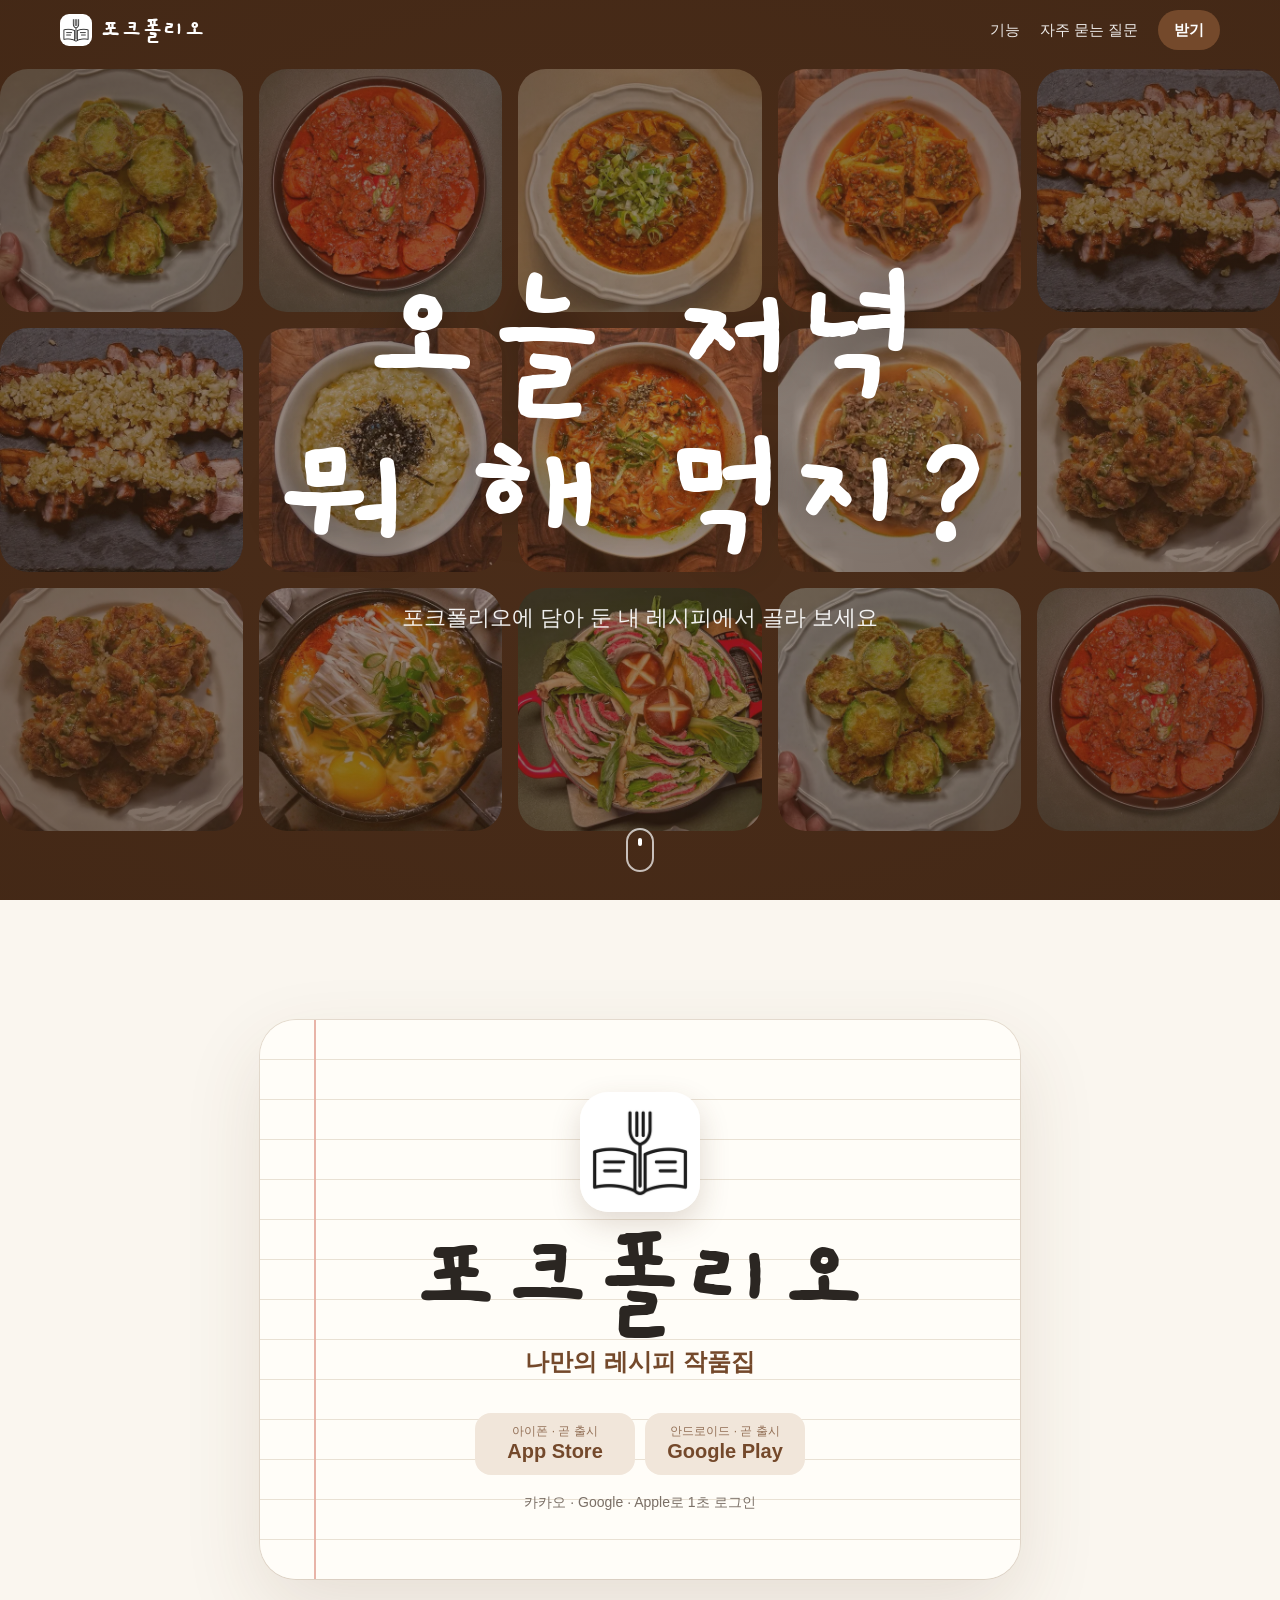
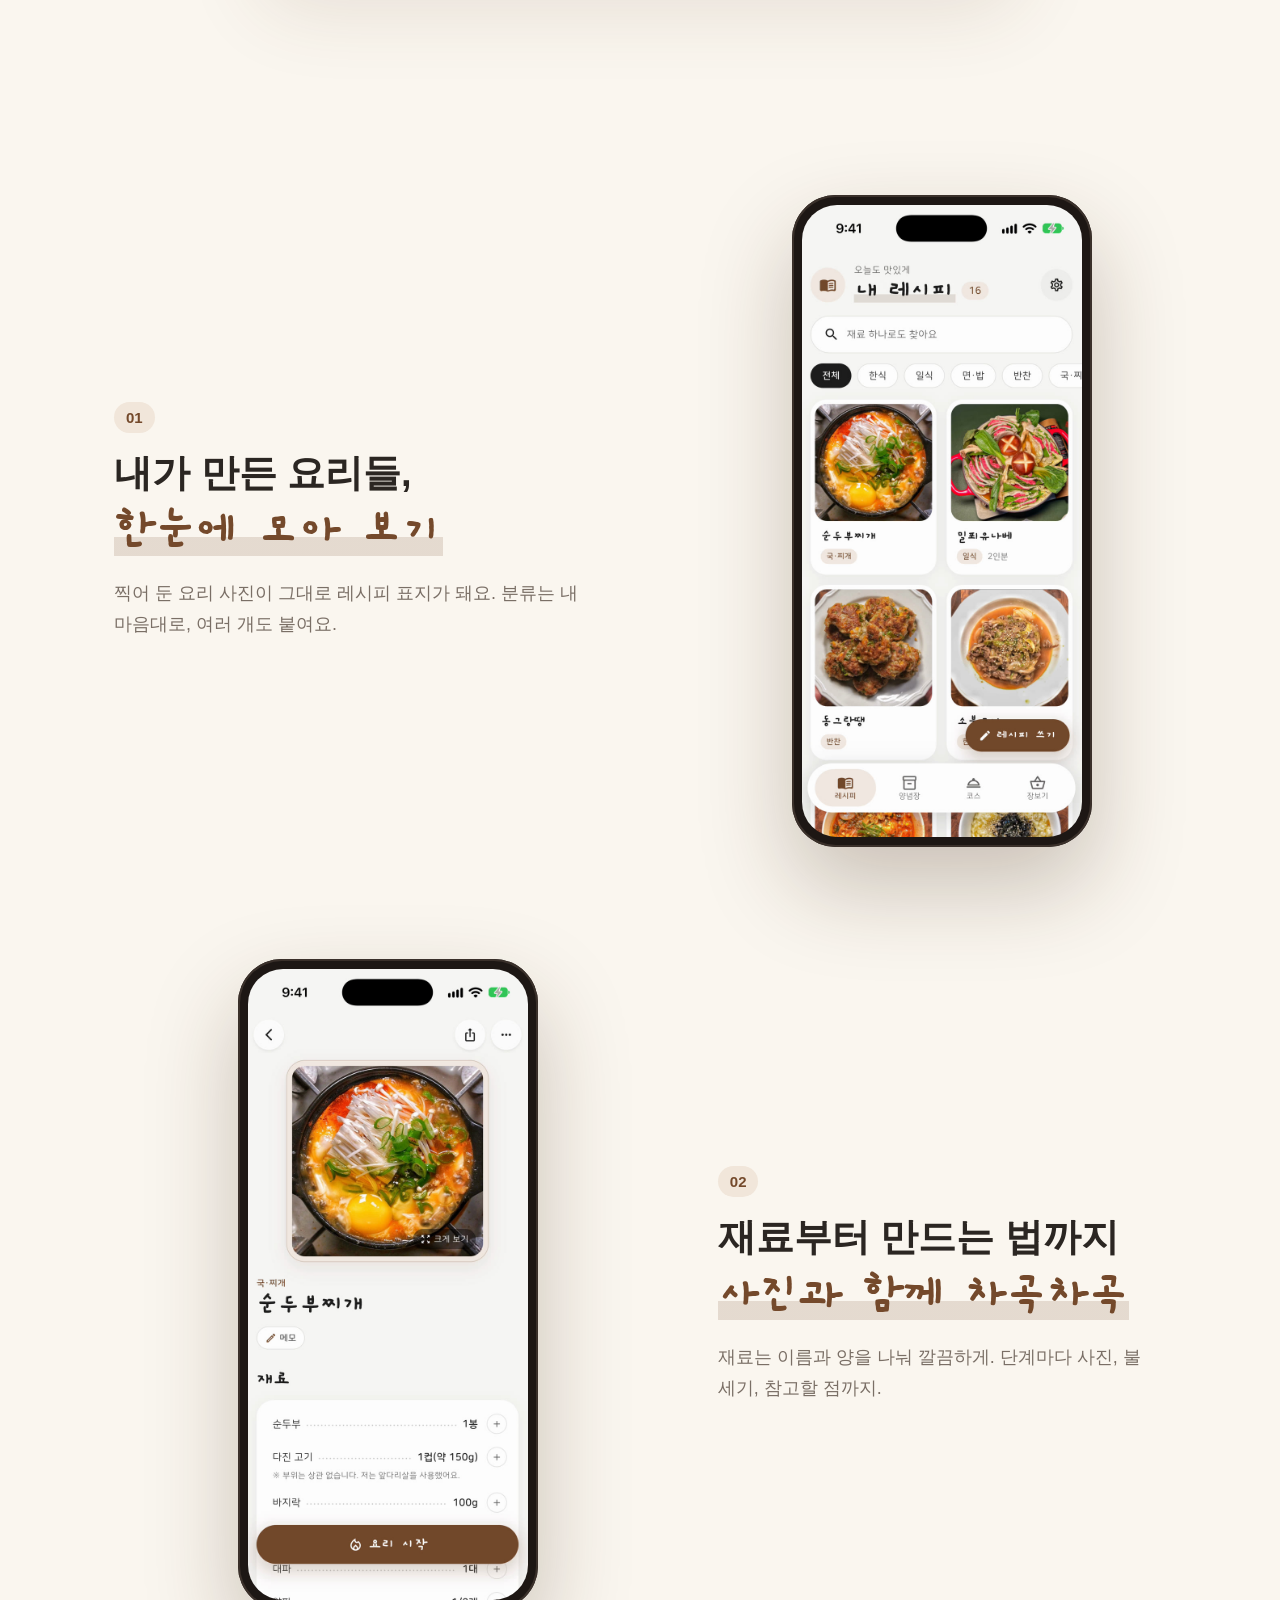
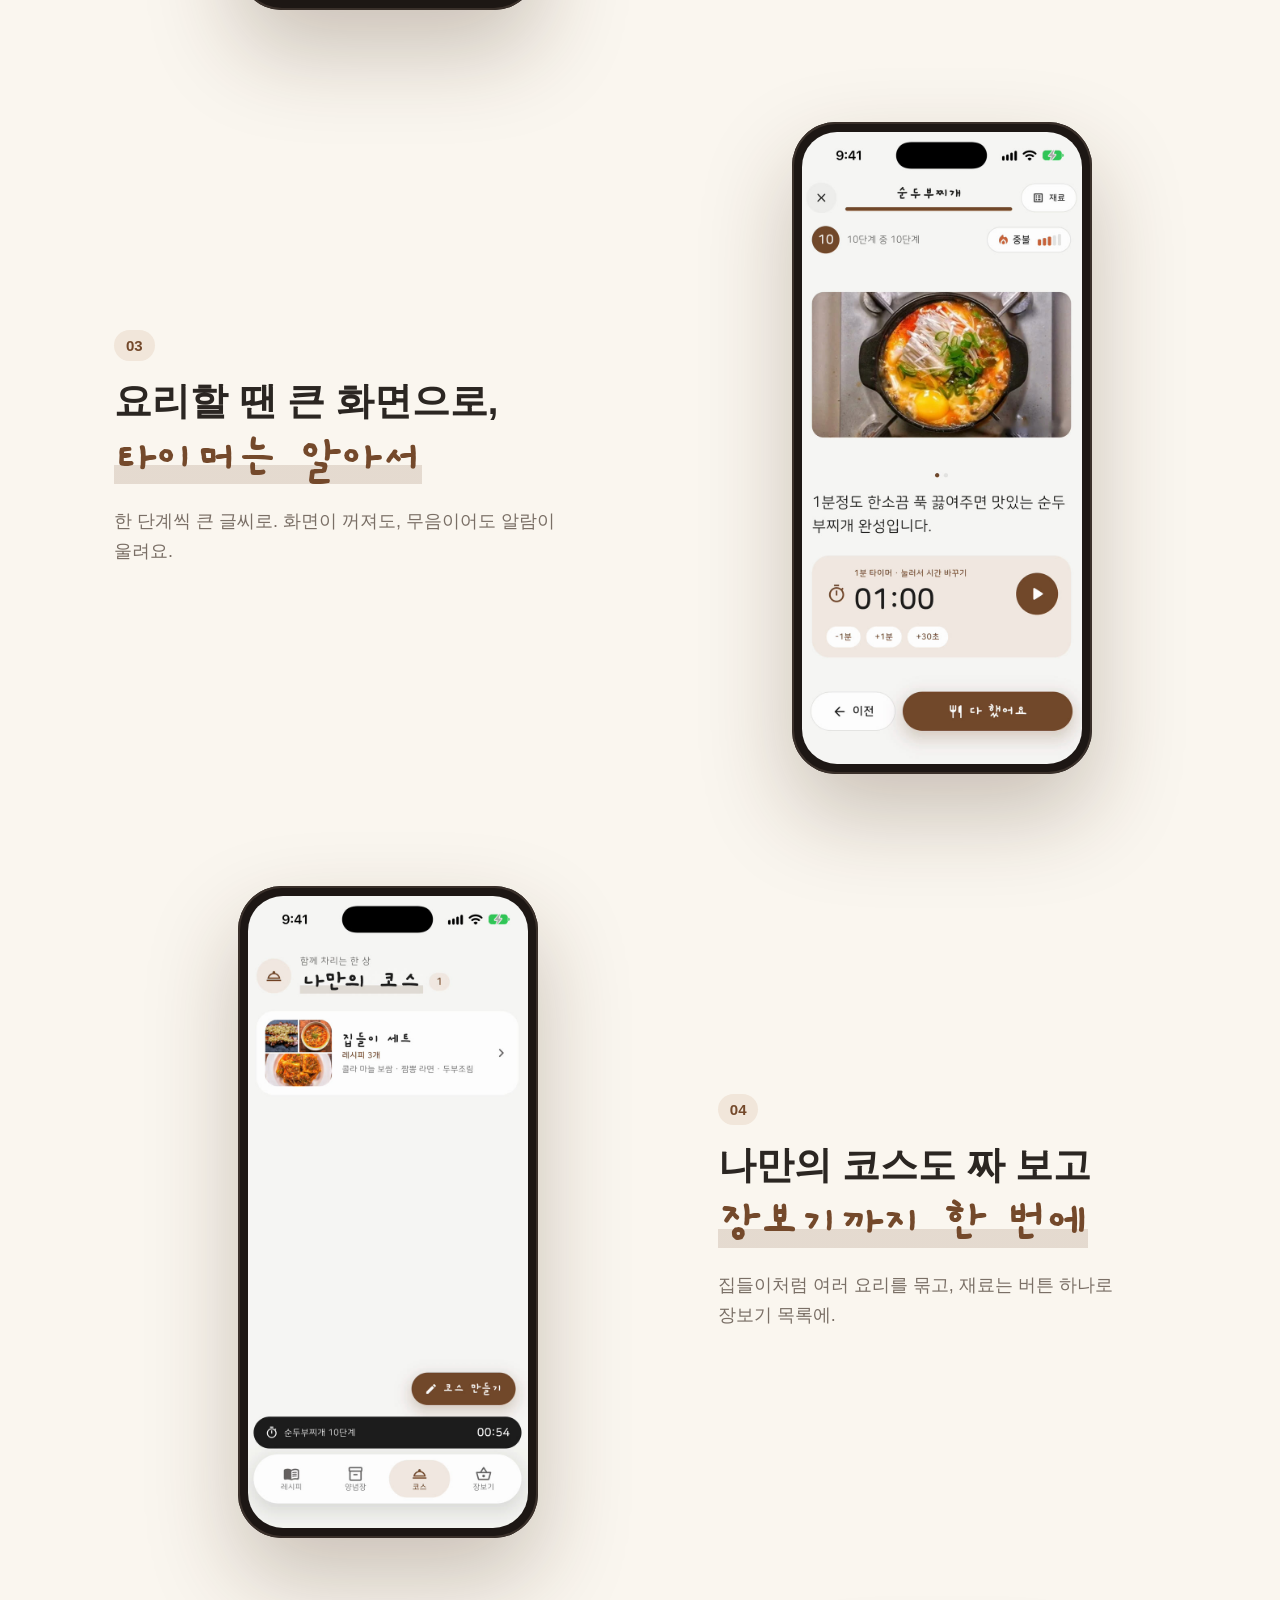
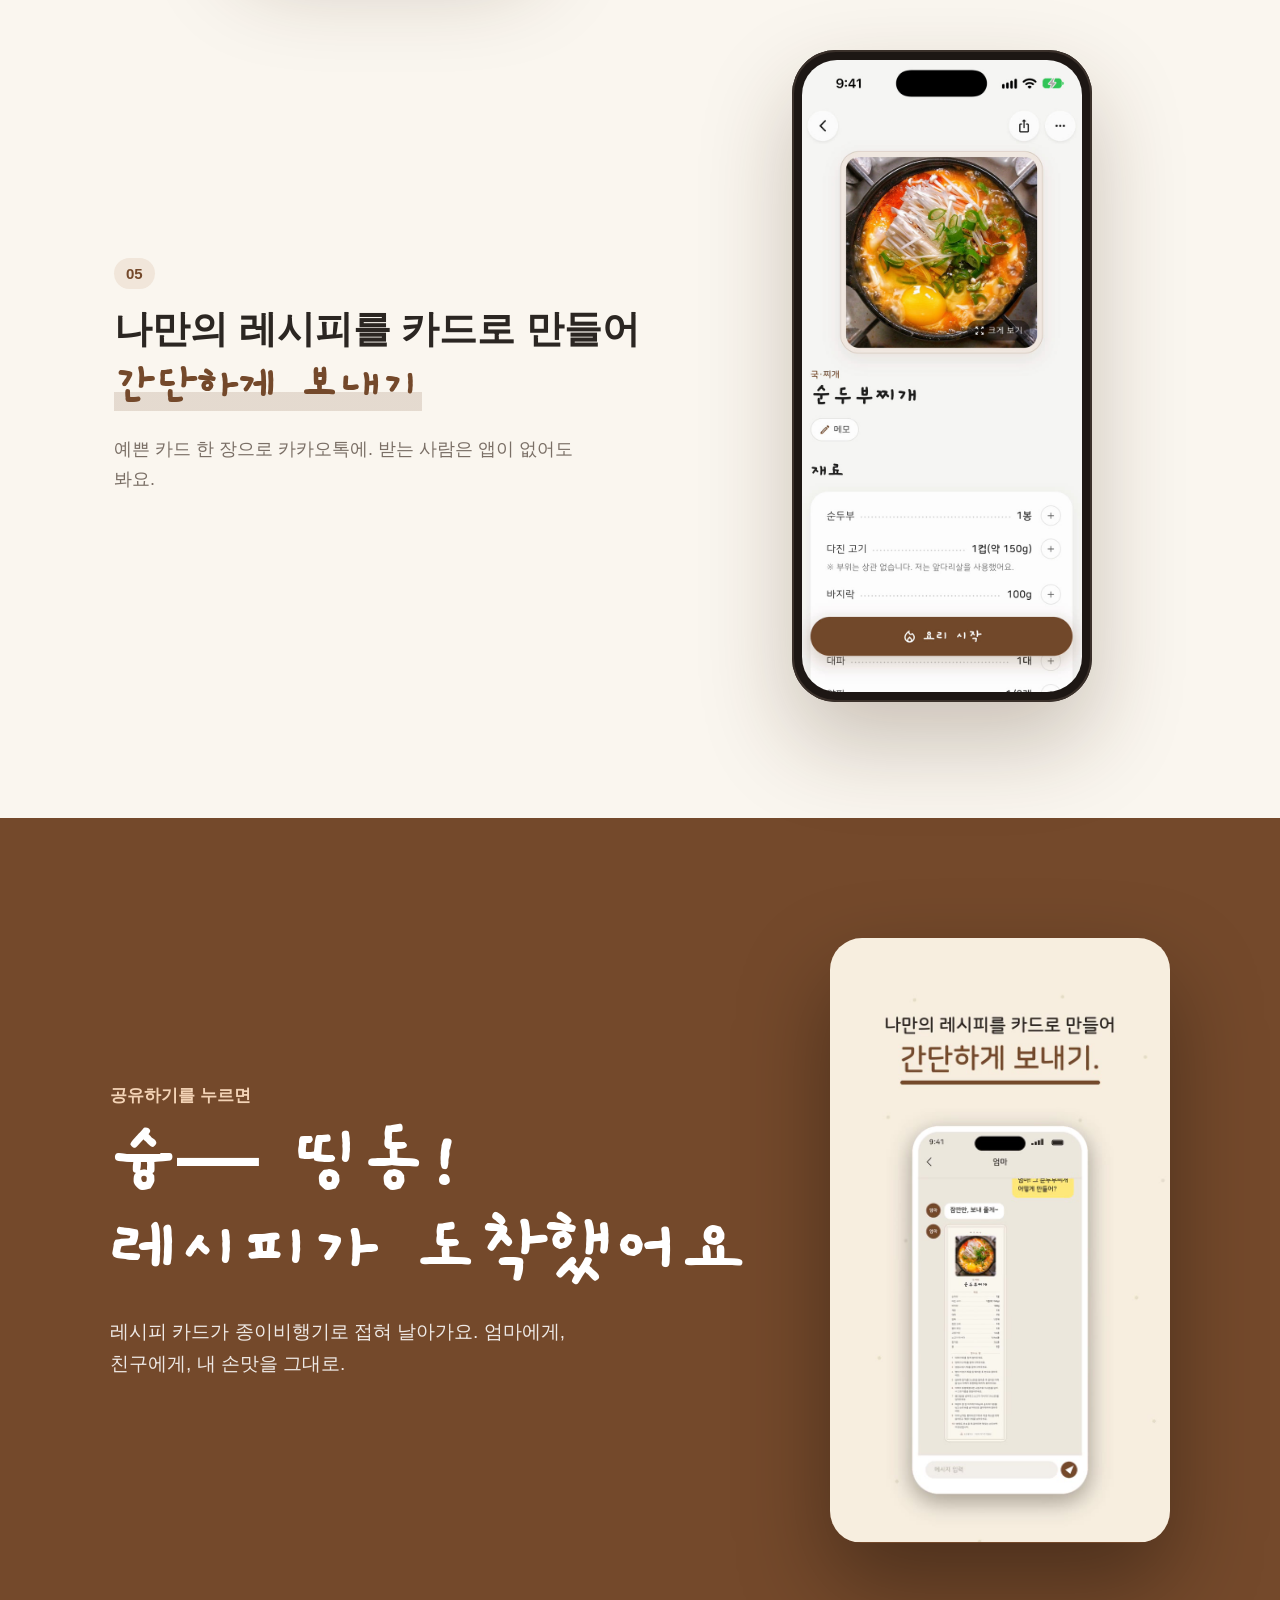
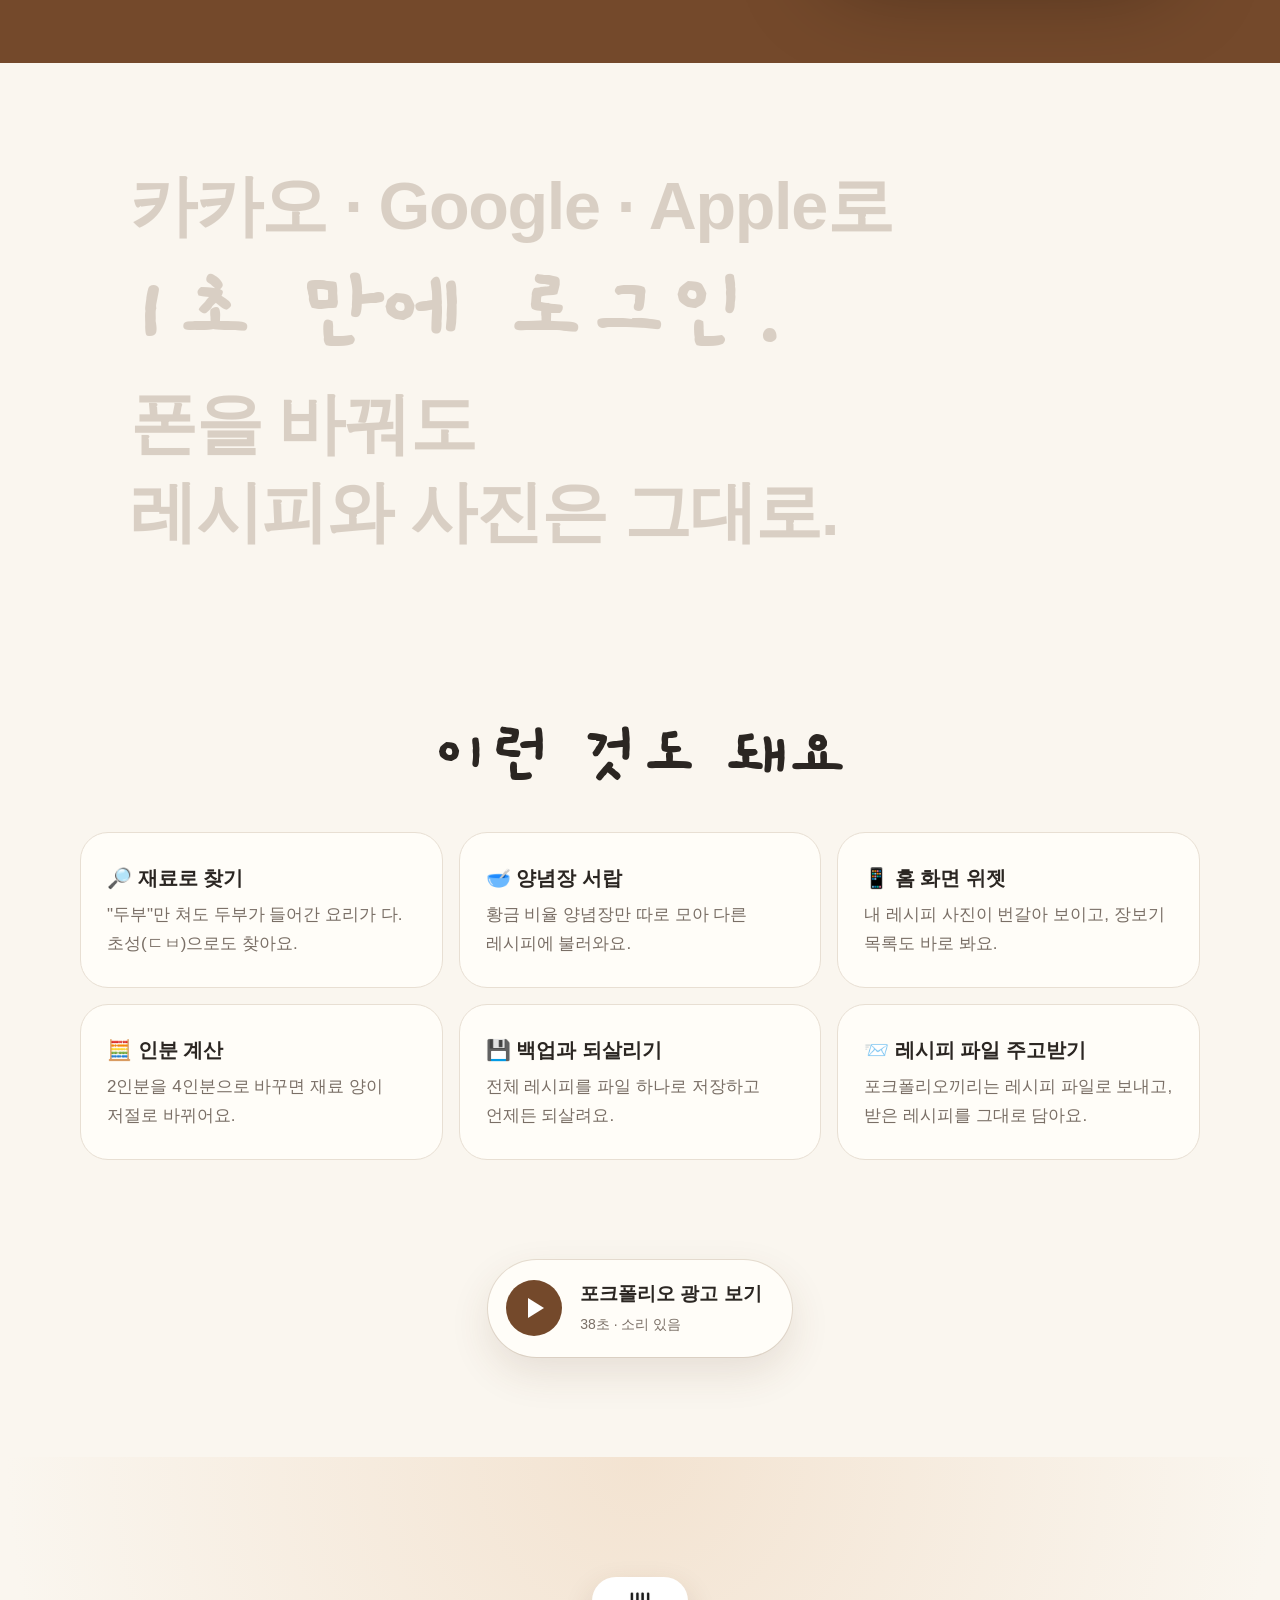
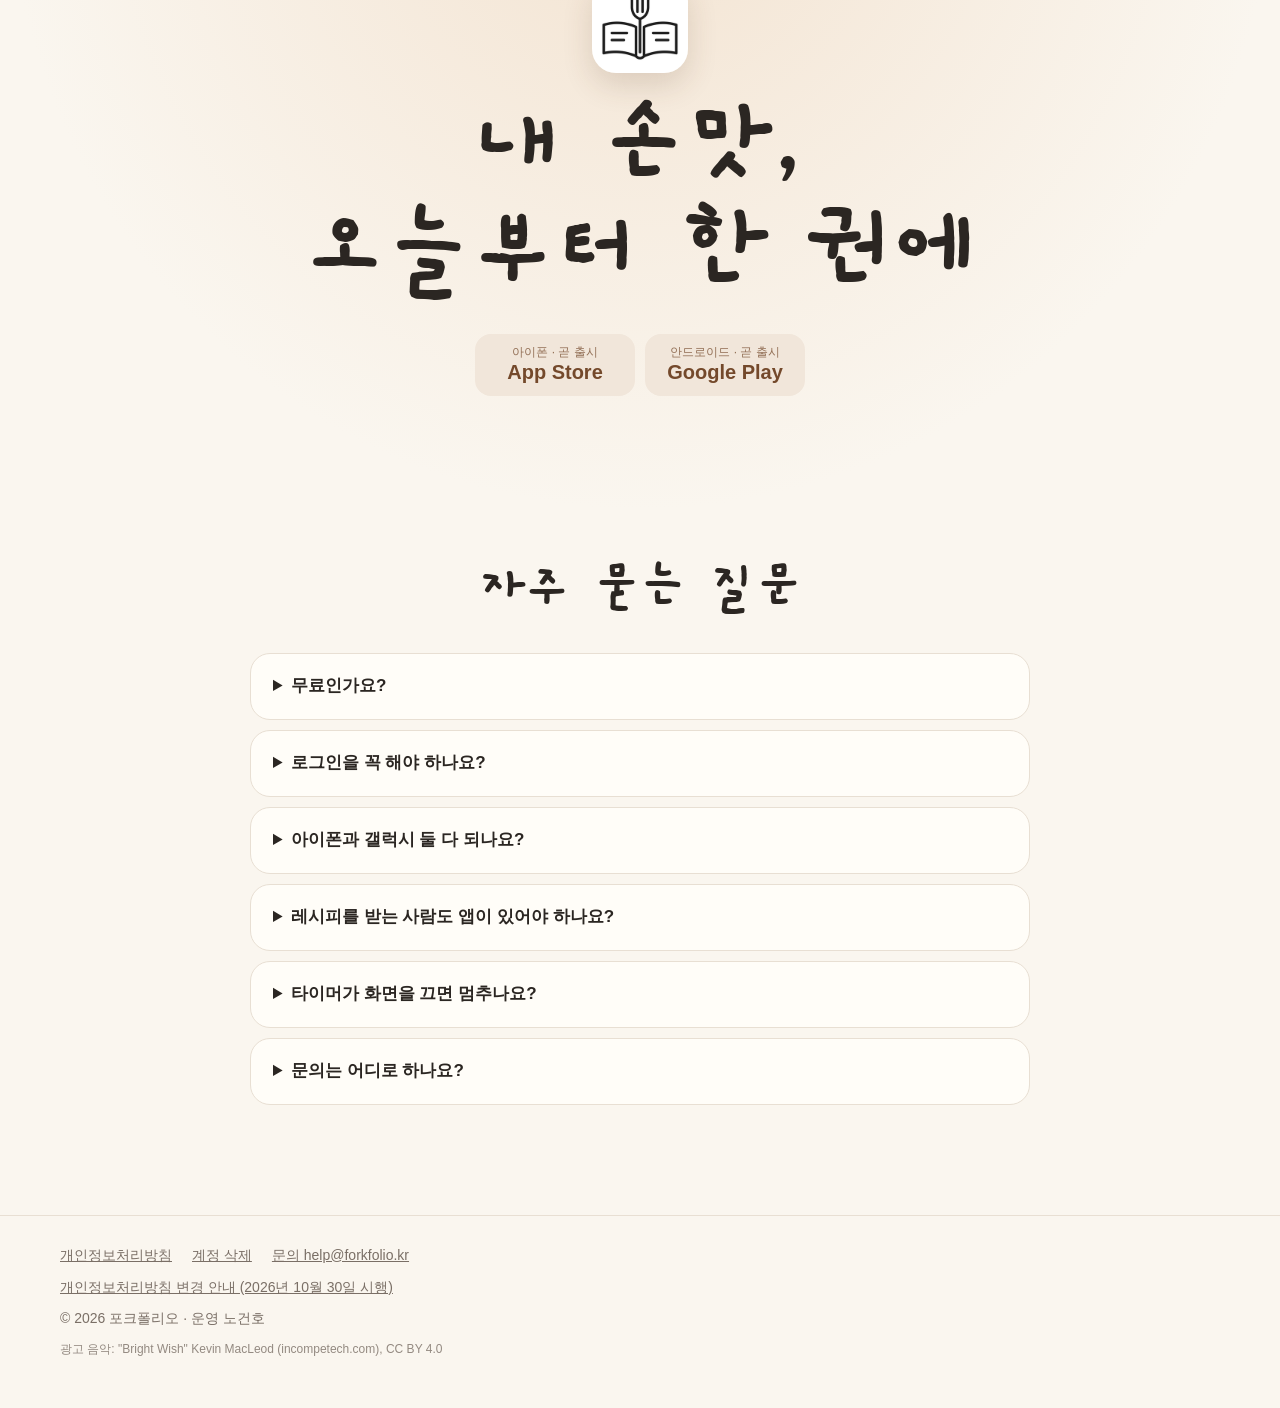
<file: index.html>
<!doctype html>
<html lang="ko">
<head>
<meta charset="utf-8">
<meta name="viewport" content="width=device-width, initial-scale=1">
<title>포크폴리오 · 나만의 레시피 작품집</title>
<meta name="description" content="내가 만든 요리를 사진과 함께 모으고, 큰 화면으로 요리하고, 장보기까지 한 번에. 레시피 카드로 간단하게 보내는 레시피북 앱 포크폴리오.">
<link rel="canonical" href="https://forkfolio.kr/">
<meta property="og:type" content="website">
<meta property="og:url" content="https://forkfolio.kr/">
<meta property="og:title" content="포크폴리오 · 나만의 레시피 작품집">
<meta property="og:description" content="내 손맛을 한 권에 담는 나만의 레시피 작품집">
<meta property="og:image" content="https://forkfolio.kr/img/og.png">
<meta name="twitter:card" content="summary_large_image">
<meta name="theme-color" content="#faf6ef">
<meta name="color-scheme" content="light">
<link rel="icon" href="favicon.png">
<link rel="apple-touch-icon" href="icon.png">
<link rel="preconnect" href="https://fonts.googleapis.com">
<link rel="preconnect" href="https://fonts.gstatic.com" crossorigin>
<link rel="stylesheet" href="https://fonts.googleapis.com/css2?family=Gaegu:wght@700&display=swap">
<link rel="stylesheet" href="https://hangeul.pstatic.net/hangeul_static/css/nanum-square-round.css">
<link rel="stylesheet" href="home.css">
</head>
<body>

<nav class="nav" id="nav">
  <a class="brand" href="#top"><img src="icon.png" alt="">포크폴리오</a>
  <div class="nav-links">
    <a href="#features">기능</a>
    <a href="#faq">자주 묻는 질문</a>
    <a class="nav-cta" href="#get">받기</a>
  </div>
</nav>

<!-- ① 오늘 저녁 뭐 해 먹지? -->
<header class="hook" id="top">
 <div class="hook-stick">
  <div class="wall" aria-hidden="true">
    <div class="wall-row" data-row="0"></div>
    <div class="wall-row rev" data-row="1"></div>
    <div class="wall-row" data-row="2"></div>
  </div>
  <div class="hook-shade" aria-hidden="true"></div>
  <div class="hook-text">
    <h1>오늘 저녁<br>뭐 해 먹지?</h1>
    <p>포크폴리오에 담아 둔 내 레시피에서 골라 보세요</p>
  </div>
  <a class="scroll-hint" href="#brand" aria-label="아래로"><span></span></a>
 </div>
</header>

<!-- ② 브랜드 -->
<section class="brand-sec" id="brand">
  <div class="note-paper reveal">
    <img class="brand-icon" src="icon.png" alt="포크폴리오 아이콘" width="120" height="120">
    <h2 class="brand-name">포크폴리오</h2>
    <p class="brand-sub">나만의 레시피 작품집</p>
    <div class="stores" data-stores></div>
    <p class="brand-free">카카오 · Google · Apple로 1초 로그인</p>
  </div>
</section>

<!-- ③ 기능 5개: 차례대로 내려가며 본다 (폰 영상은 보일 때 재생) -->
<section class="story" id="features">
  <article class="feat">
    <div class="feat-copy reveal"><span class="no">01</span><h3>내가 만든 요리들,<br><em>한눈에 모아 보기</em></h3><p>찍어 둔 요리 사진이 그대로 레시피 표지가 돼요. 분류는 내 마음대로, 여러 개도 붙여요.</p></div>
    <div class="feat-phone reveal"><div class="phone"><video muted playsinline loop preload="none" poster="media/f1_home.jpg" data-autoplay><source src="media/f1_home.mp4" type="video/mp4"></video></div></div>
  </article>
  <article class="feat rev">
    <div class="feat-copy reveal"><span class="no">02</span><h3>재료부터 만드는 법까지<br><em>사진과 함께 차곡차곡</em></h3><p>재료는 이름과 양을 나눠 깔끔하게. 단계마다 사진, 불 세기, 참고할 점까지.</p></div>
    <div class="feat-phone reveal"><div class="phone"><video muted playsinline loop preload="none" poster="media/f2_detail.jpg" data-autoplay><source src="media/f2_detail.mp4" type="video/mp4"></video></div></div>
  </article>
  <article class="feat">
    <div class="feat-copy reveal"><span class="no">03</span><h3>요리할 땐 큰 화면으로,<br><em>타이머는 알아서</em></h3><p>한 단계씩 큰 글씨로. 화면이 꺼져도, 무음이어도 알람이 울려요.</p></div>
    <div class="feat-phone reveal"><div class="phone"><video muted playsinline loop preload="none" poster="media/f3_cook.jpg" data-autoplay><source src="media/f3_cook.mp4" type="video/mp4"></video></div></div>
  </article>
  <article class="feat rev">
    <div class="feat-copy reveal"><span class="no">04</span><h3>나만의 코스도 짜 보고<br><em>장보기까지 한 번에</em></h3><p>집들이처럼 여러 요리를 묶고, 재료는 버튼 하나로 장보기 목록에.</p></div>
    <div class="feat-phone reveal"><div class="phone"><video muted playsinline loop preload="none" poster="media/f4_course.jpg" data-autoplay><source src="media/f4_course.mp4" type="video/mp4"></video></div></div>
  </article>
  <article class="feat">
    <div class="feat-copy reveal"><span class="no">05</span><h3>나만의 레시피를 카드로 만들어<br><em>간단하게 보내기</em></h3><p>예쁜 카드 한 장으로 카카오톡에. 받는 사람은 앱이 없어도 봐요.</p></div>
    <div class="feat-phone reveal"><div class="phone"><video muted playsinline loop preload="none" poster="media/f5_card.jpg" data-autoplay><source src="media/f5_card.mp4" type="video/mp4"></video></div></div>
  </article>
</section>

<!-- ④ 종이비행기 → 띵동 -->
<section class="send">
  <div class="send-in">
    <div class="send-copy reveal">
      <p class="eyebrow">공유하기를 누르면</p>
      <h2>슝— 띵동!<br>레시피가 도착했어요</h2>
      <p>레시피 카드가 종이비행기로 접혀 날아가요. 엄마에게, 친구에게, 내 손맛을 그대로.</p>
    </div>
    <div class="send-video reveal">
      <video muted playsinline loop preload="none" poster="media/send.jpg" data-autoplay><source src="media/send.mp4" type="video/mp4"></video>
    </div>
  </div>
</section>

<!-- ⑤ 1초 로그인 (글자가 차오른다) -->
<section class="fill">
  <p class="fill-text">
    <span>카카오 · Google · Apple로</span>
    <span class="big">1초 만에 로그인.</span>
    <span>폰을 바꿔도</span>
    <span>레시피와 사진은 그대로.</span>
  </p>
</section>

<!-- ⑥ 작은 기능 카드 -->
<section class="more">
  <h2 class="sec-title reveal">이런 것도 돼요</h2>
  <div class="cards">
    <div class="mcard reveal"><b>🔎 재료로 찾기</b><p>"두부"만 쳐도 두부가 들어간 요리가 다. 초성(ㄷㅂ)으로도 찾아요.</p></div>
    <div class="mcard reveal"><b>🥣 양념장 서랍</b><p>황금 비율 양념장만 따로 모아 다른 레시피에 불러와요.</p></div>
    <div class="mcard reveal"><b>📱 홈 화면 위젯</b><p>내 레시피 사진이 번갈아 보이고, 장보기 목록도 바로 봐요.</p></div>
    <div class="mcard reveal"><b>🧮 인분 계산</b><p>2인분을 4인분으로 바꾸면 재료 양이 저절로 바뀌어요.</p></div>
    <div class="mcard reveal"><b>💾 백업과 되살리기</b><p>전체 레시피를 파일 하나로 저장하고 언제든 되살려요.</p></div>
    <div class="mcard reveal"><b>📨 레시피 파일 주고받기</b><p>포크폴리오끼리는 레시피 파일로 보내고, 받은 레시피를 그대로 담아요.</p></div>
  </div>
</section>

<!-- ⑦ 광고 영상 -->
<section class="film">
  <button class="film-btn reveal" type="button" data-film>
    <span class="play" aria-hidden="true"></span>
    <span><b>포크폴리오 광고 보기</b><small>38초 · 소리 있음</small></span>
  </button>
</section>

<!-- ⑧ 받기 -->
<section class="get" id="get">
  <div class="get-in reveal">
    <img src="icon.png" alt="" width="96" height="96">
    <h2>내 손맛,<br>오늘부터 한 권에</h2>
    <div class="stores" data-stores></div>
  </div>
</section>

<section class="faq" id="faq">
  <h2 class="sec-title">자주 묻는 질문</h2>
  <details><summary>무료인가요?</summary><p>네, 무료로 받아서 쓸 수 있어요.</p></details>
  <details><summary>로그인을 꼭 해야 하나요?</summary><p>꼭 하지 않아도 돼요. 카카오·Google·Apple로 1초 만에 로그인하면 레시피와 사진이 서버에 보관돼서, 폰을 바꾸거나 앱을 다시 설치해도 그대로 돌아와요.</p></details>
  <details><summary>아이폰과 갤럭시 둘 다 되나요?</summary><p>네. 아이폰(iOS 17 이상)과 안드로이드 폰(Android 7.0 이상)에서 쓸 수 있어요. 같은 계정으로 로그인하면 두 폰에서 같은 레시피를 봐요.</p></details>
  <details><summary>레시피를 받는 사람도 앱이 있어야 하나요?</summary><p>레시피 카드는 사진처럼 보내져서 앱이 없어도 볼 수 있어요. 레시피 파일로 받으면 포크폴리오에 그대로 담을 수 있어요.</p></details>
  <details><summary>타이머가 화면을 끄면 멈추나요?</summary><p>아니요. 화면을 끄거나 다른 앱을 써도 시간이 되면 알람이 울려요. 아이폰은 잠금 화면에서도 남은 시간이 보여요.</p></details>
  <details><summary>문의는 어디로 하나요?</summary><p><a href="mailto:help@forkfolio.kr">help@forkfolio.kr</a>로 보내 주세요.</p></details>
</section>

<footer class="foot">
  <div class="foot-links">
    <a href="privacy.html">개인정보처리방침</a>
    <a href="delete-account.html">계정 삭제</a>
    <a href="mailto:help@forkfolio.kr">문의 help@forkfolio.kr</a>
  </div>
  <p><a href="privacy.html#notice">개인정보처리방침 변경 안내 (2026년 10월 30일 시행)</a></p>
  <p>© 2026 포크폴리오 · 운영 노건호</p>
  <p class="credit">광고 음악: "Bright Wish" Kevin MacLeod (incompetech.com), CC BY 4.0</p>
</footer>

<div class="modal" id="film" hidden>
  <div class="modal-box">
    <button class="modal-x" type="button" aria-label="닫기">×</button>
    <video controls playsinline preload="none" id="film-video"></video>
  </div>
</div>

<script src="home.js" defer></script>
</body>
</html>
</file>
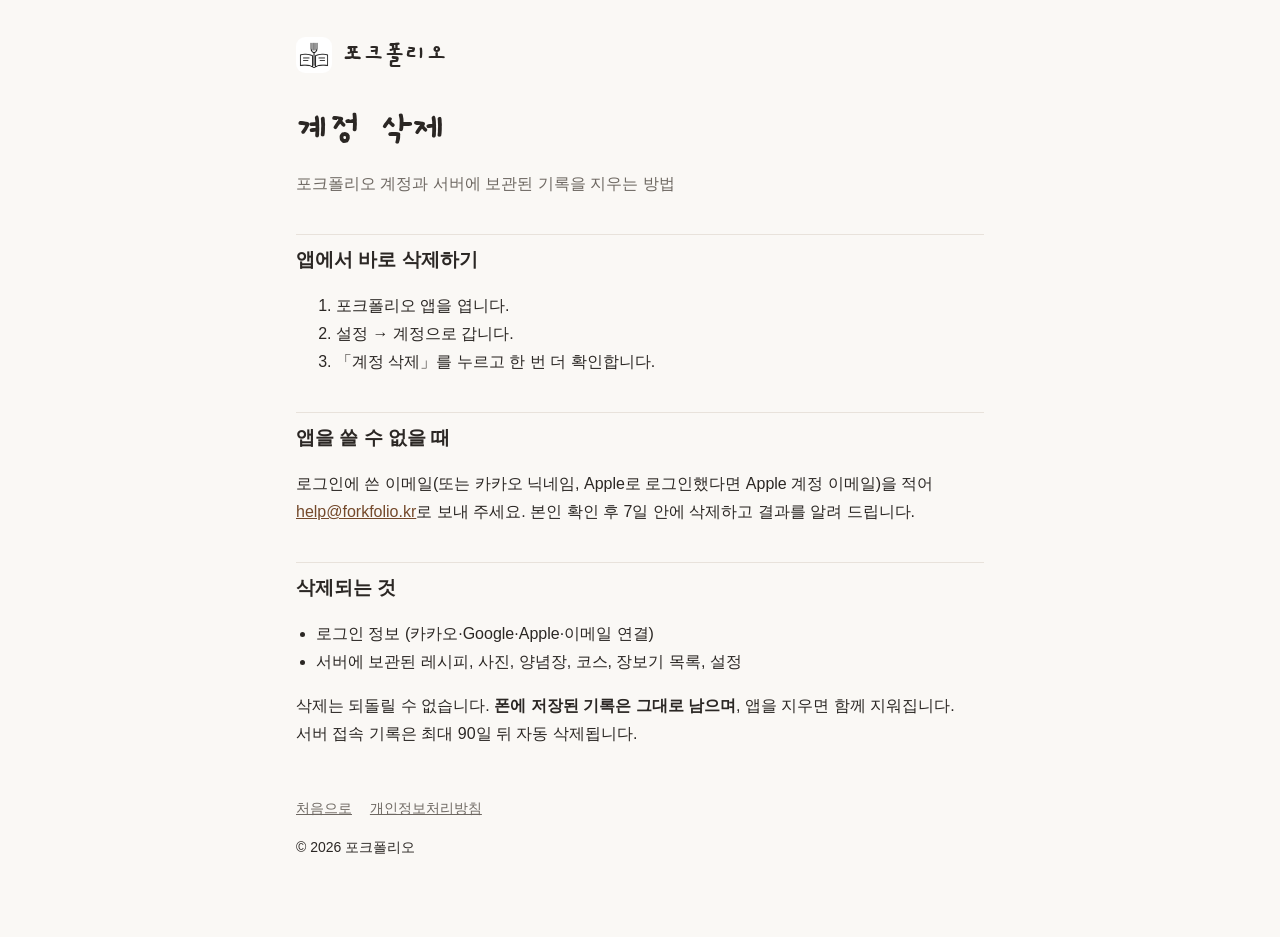
<file: delete-account.html>
<!doctype html>
<html lang="ko">
<head>
<meta charset="utf-8">
<meta name="viewport" content="width=device-width, initial-scale=1">
<title>계정 삭제 · 포크폴리오</title>
<link rel="icon" href="favicon.png">
<link rel="preconnect" href="https://fonts.googleapis.com">
<link rel="stylesheet" href="https://fonts.googleapis.com/css2?family=Gaegu:wght@700&display=swap">
<link rel="stylesheet" href="style.css">
</head>
<body>
<div class="wrap">
<header class="site"><img src="icon.png" alt=""><a href="./">포크폴리오</a></header>

<h1>계정 삭제</h1>
<p class="sub">포크폴리오 계정과 서버에 보관된 기록을 지우는 방법</p>

<h2>앱에서 바로 삭제하기</h2>
<ol>
<li>포크폴리오 앱을 엽니다.</li>
<li>설정 → 계정으로 갑니다.</li>
<li>「계정 삭제」를 누르고 한 번 더 확인합니다.</li>
</ol>

<h2>앱을 쓸 수 없을 때</h2>
<p>로그인에 쓴 이메일(또는 카카오 닉네임, Apple로 로그인했다면 Apple 계정 이메일)을 적어 <a href="mailto:help@forkfolio.kr?subject=포크폴리오 계정 삭제 요청">help@forkfolio.kr</a>로 보내 주세요. 본인 확인 후 7일 안에 삭제하고 결과를 알려 드립니다.</p>

<h2>삭제되는 것</h2>
<ul>
<li>로그인 정보 (카카오·Google·Apple·이메일 연결)</li>
<li>서버에 보관된 레시피, 사진, 양념장, 코스, 장보기 목록, 설정</li>
</ul>
<p>삭제는 되돌릴 수 없습니다. <b>폰에 저장된 기록은 그대로 남으며</b>, 앱을 지우면 함께 지워집니다. 서버 접속 기록은 최대 90일 뒤 자동 삭제됩니다.</p>

<footer>
  <a href="./">처음으로</a>
  <a href="privacy.html">개인정보처리방침</a>
  <p>© 2026 포크폴리오</p>
</footer>
</div>
</body>
</html>
</file>
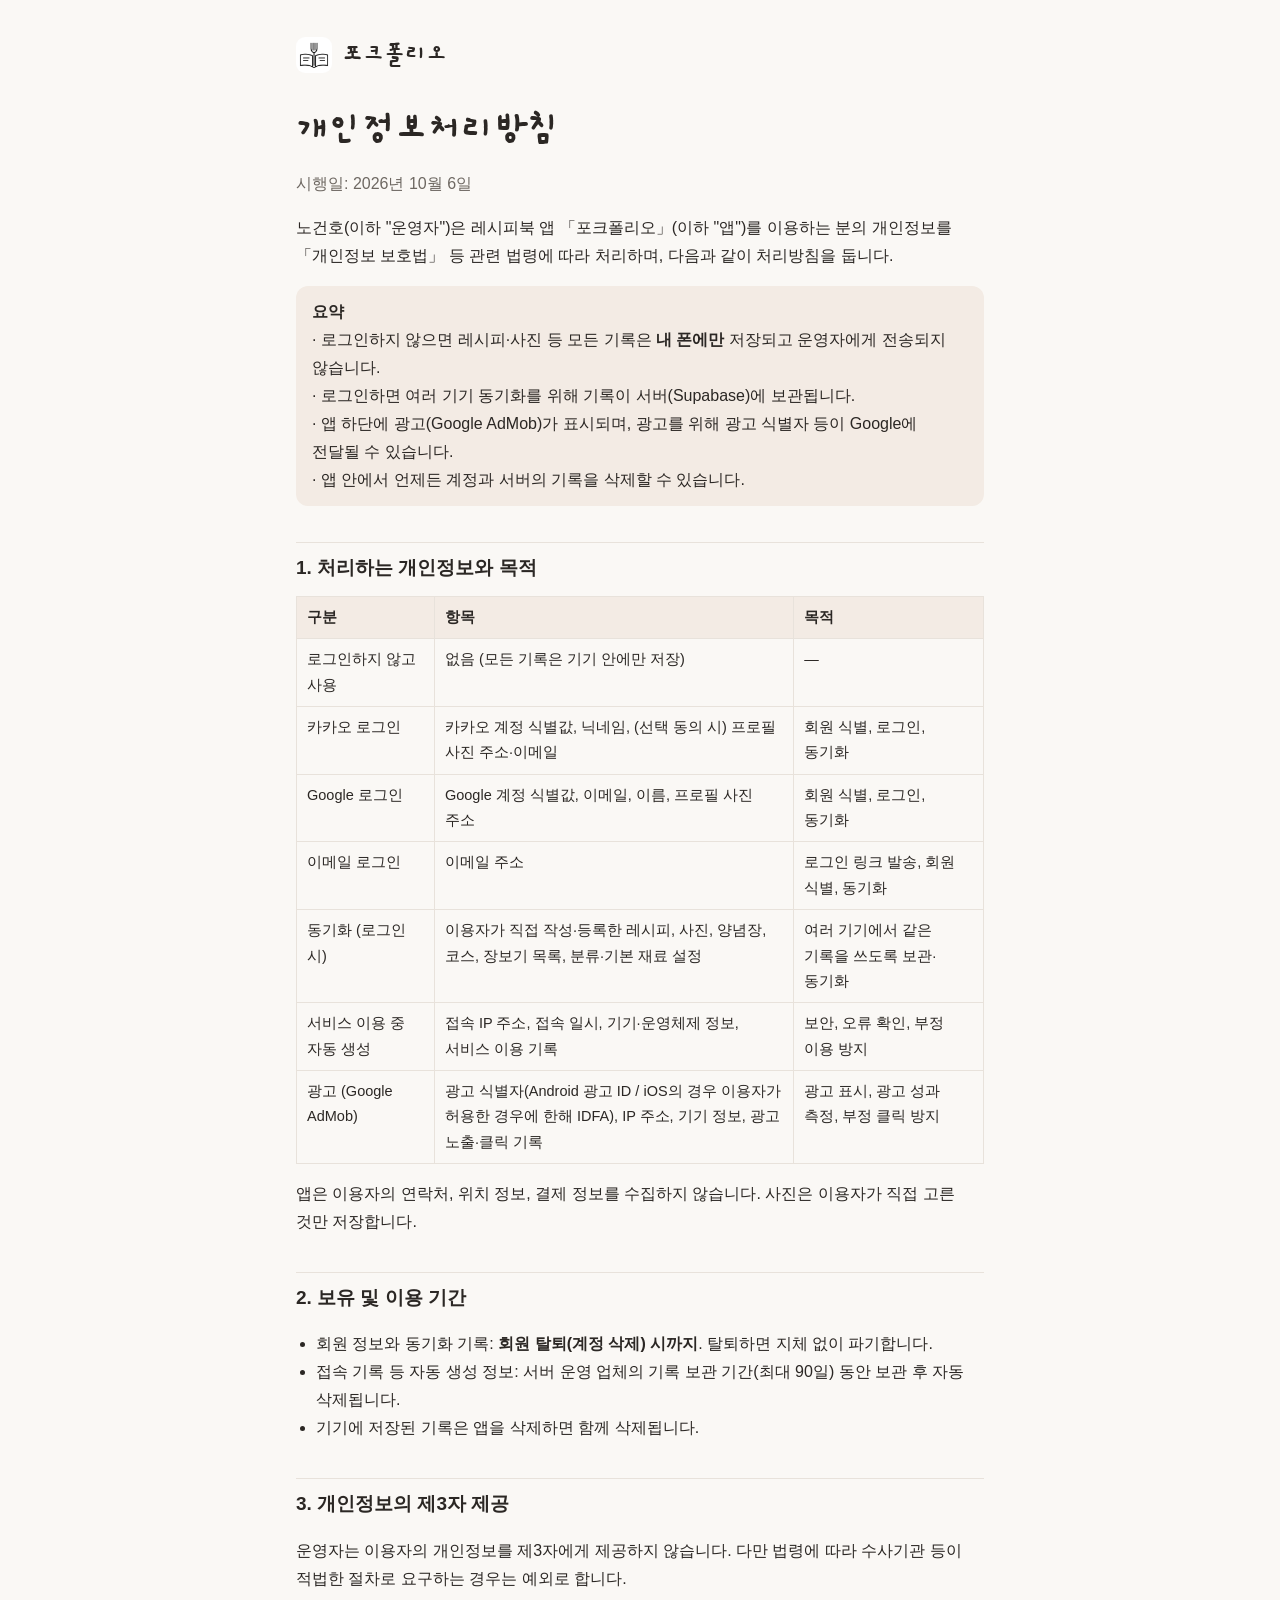
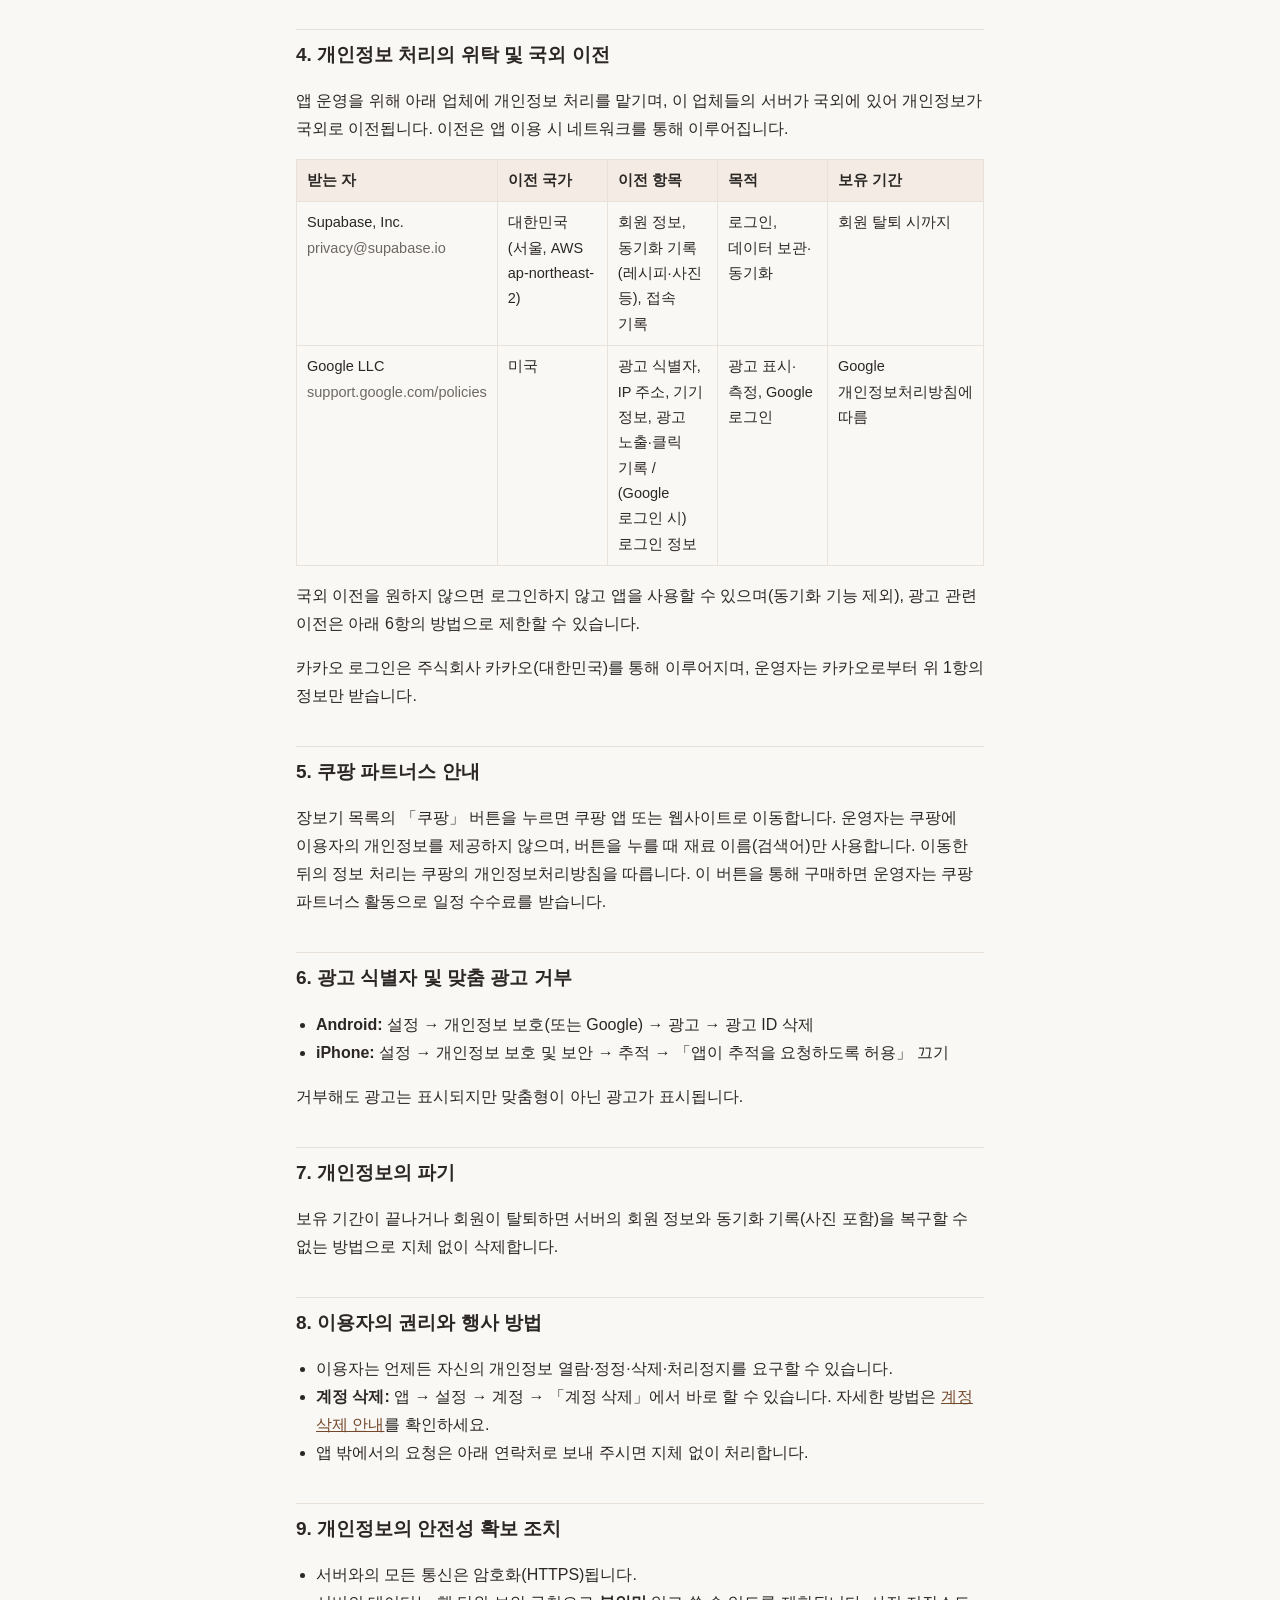
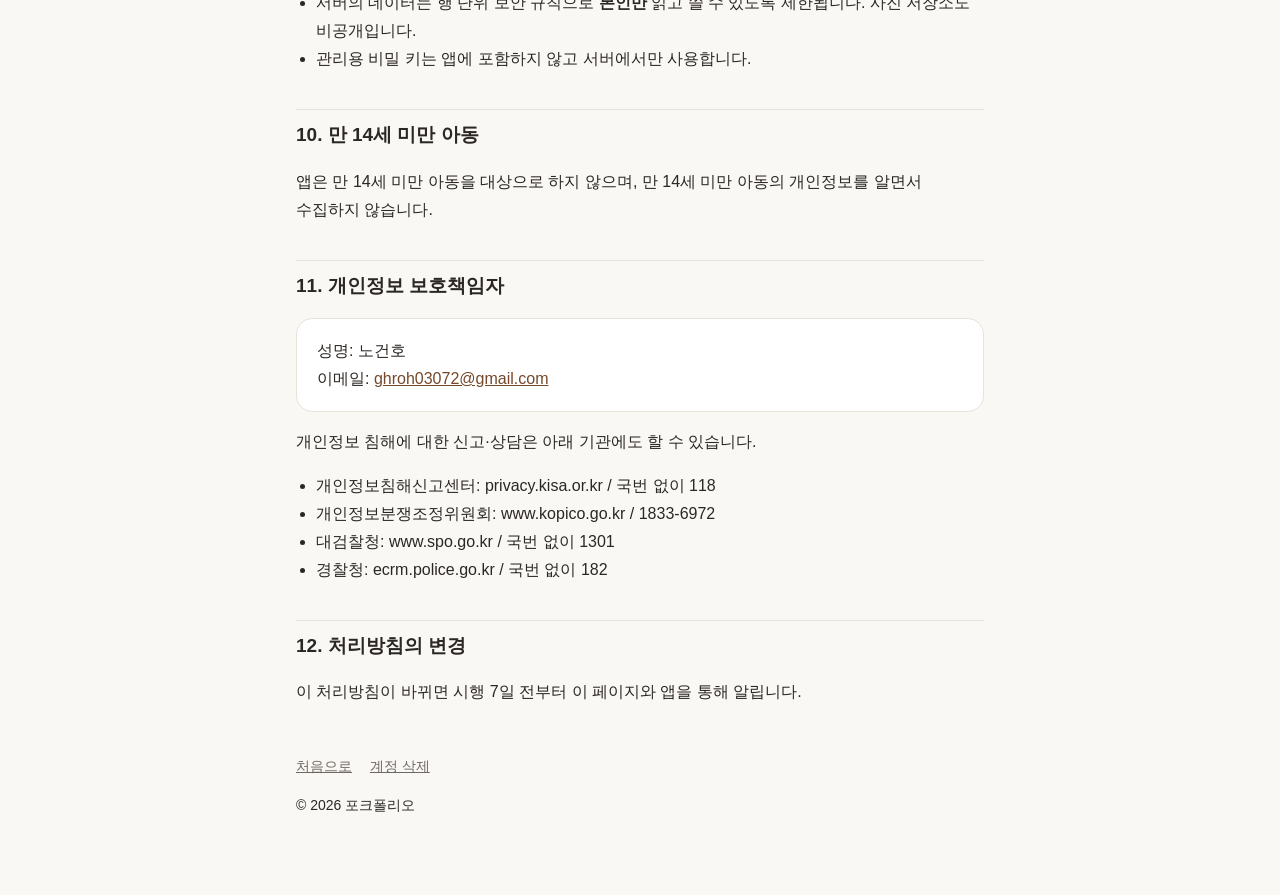
<file: privacy-20261006.html>
<!doctype html>
<html lang="ko">
<head>
<meta charset="utf-8">
<meta name="viewport" content="width=device-width, initial-scale=1">
<title>개인정보처리방침 (2026년 10월 6일 시행, 이전 판) · 포크폴리오</title>
<meta name="robots" content="noindex">
<link rel="icon" href="favicon.png">
<link rel="preconnect" href="https://fonts.googleapis.com">
<link rel="stylesheet" href="https://fonts.googleapis.com/css2?family=Gaegu:wght@700&display=swap">
<link rel="stylesheet" href="style.css">
</head>
<body>
<div class="wrap">
<header class="site"><img src="icon.png" alt=""><a href="./">포크폴리오</a></header>

<h1>개인정보처리방침</h1>
<p class="sub">시행일: 2026년 10월 6일</p>

<p>노건호(이하 "운영자")은 레시피북 앱 「포크폴리오」(이하 "앱")를 이용하는 분의 개인정보를 「개인정보 보호법」 등 관련 법령에 따라 처리하며, 다음과 같이 처리방침을 둡니다.</p>

<div class="note"><b>요약</b><br>
· 로그인하지 않으면 레시피·사진 등 모든 기록은 <b>내 폰에만</b> 저장되고 운영자에게 전송되지 않습니다.<br>
· 로그인하면 여러 기기 동기화를 위해 기록이 서버(Supabase)에 보관됩니다.<br>
· 앱 하단에 광고(Google AdMob)가 표시되며, 광고를 위해 광고 식별자 등이 Google에 전달될 수 있습니다.<br>
· 앱 안에서 언제든 계정과 서버의 기록을 삭제할 수 있습니다.</div>

<h2>1. 처리하는 개인정보와 목적</h2>
<table>
<tr><th>구분</th><th>항목</th><th>목적</th></tr>
<tr><td>로그인하지 않고 사용</td><td>없음 (모든 기록은 기기 안에만 저장)</td><td>—</td></tr>
<tr><td>카카오 로그인</td><td>카카오 계정 식별값, 닉네임, (선택 동의 시) 프로필 사진 주소·이메일</td><td>회원 식별, 로그인, 동기화</td></tr>
<tr><td>Google 로그인</td><td>Google 계정 식별값, 이메일, 이름, 프로필 사진 주소</td><td>회원 식별, 로그인, 동기화</td></tr>
<tr><td>이메일 로그인</td><td>이메일 주소</td><td>로그인 링크 발송, 회원 식별, 동기화</td></tr>
<tr><td>동기화 (로그인 시)</td><td>이용자가 직접 작성·등록한 레시피, 사진, 양념장, 코스, 장보기 목록, 분류·기본 재료 설정</td><td>여러 기기에서 같은 기록을 쓰도록 보관·동기화</td></tr>
<tr><td>서비스 이용 중 자동 생성</td><td>접속 IP 주소, 접속 일시, 기기·운영체제 정보, 서비스 이용 기록</td><td>보안, 오류 확인, 부정 이용 방지</td></tr>
<tr><td>광고 (Google AdMob)</td><td>광고 식별자(Android 광고 ID / iOS의 경우 이용자가 허용한 경우에 한해 IDFA), IP 주소, 기기 정보, 광고 노출·클릭 기록</td><td>광고 표시, 광고 성과 측정, 부정 클릭 방지</td></tr>
</table>
<p>앱은 이용자의 연락처, 위치 정보, 결제 정보를 수집하지 않습니다. 사진은 이용자가 직접 고른 것만 저장합니다.</p>

<h2>2. 보유 및 이용 기간</h2>
<ul>
<li>회원 정보와 동기화 기록: <b>회원 탈퇴(계정 삭제) 시까지</b>. 탈퇴하면 지체 없이 파기합니다.</li>
<li>접속 기록 등 자동 생성 정보: 서버 운영 업체의 기록 보관 기간(최대 90일) 동안 보관 후 자동 삭제됩니다.</li>
<li>기기에 저장된 기록은 앱을 삭제하면 함께 삭제됩니다.</li>
</ul>

<h2>3. 개인정보의 제3자 제공</h2>
<p>운영자는 이용자의 개인정보를 제3자에게 제공하지 않습니다. 다만 법령에 따라 수사기관 등이 적법한 절차로 요구하는 경우는 예외로 합니다.</p>

<h2>4. 개인정보 처리의 위탁 및 국외 이전</h2>
<p>앱 운영을 위해 아래 업체에 개인정보 처리를 맡기며, 이 업체들의 서버가 국외에 있어 개인정보가 국외로 이전됩니다. 이전은 앱 이용 시 네트워크를 통해 이루어집니다.</p>
<table>
<tr><th>받는 자</th><th>이전 국가</th><th>이전 항목</th><th>목적</th><th>보유 기간</th></tr>
<tr><td>Supabase, Inc.<br><span class="sub">privacy@supabase.io</span></td><td>대한민국 (서울, AWS ap-northeast-2)</td><td>회원 정보, 동기화 기록(레시피·사진 등), 접속 기록</td><td>로그인, 데이터 보관·동기화</td><td>회원 탈퇴 시까지</td></tr>
<tr><td>Google LLC<br><span class="sub">support.google.com/policies</span></td><td>미국</td><td>광고 식별자, IP 주소, 기기 정보, 광고 노출·클릭 기록 / (Google 로그인 시) 로그인 정보</td><td>광고 표시·측정, Google 로그인</td><td>Google 개인정보처리방침에 따름</td></tr>
</table>
<p>국외 이전을 원하지 않으면 로그인하지 않고 앱을 사용할 수 있으며(동기화 기능 제외), 광고 관련 이전은 아래 6항의 방법으로 제한할 수 있습니다.</p>
<p>카카오 로그인은 주식회사 카카오(대한민국)를 통해 이루어지며, 운영자는 카카오로부터 위 1항의 정보만 받습니다.</p>

<h2>5. 쿠팡 파트너스 안내</h2>
<p>장보기 목록의 「쿠팡」 버튼을 누르면 쿠팡 앱 또는 웹사이트로 이동합니다. 운영자는 쿠팡에 이용자의 개인정보를 제공하지 않으며, 버튼을 누를 때 재료 이름(검색어)만 사용합니다. 이동한 뒤의 정보 처리는 쿠팡의 개인정보처리방침을 따릅니다. 이 버튼을 통해 구매하면 운영자는 쿠팡 파트너스 활동으로 일정 수수료를 받습니다.</p>

<h2>6. 광고 식별자 및 맞춤 광고 거부</h2>
<ul>
<li><b>Android:</b> 설정 → 개인정보 보호(또는 Google) → 광고 → 광고 ID 삭제</li>
<li><b>iPhone:</b> 설정 → 개인정보 보호 및 보안 → 추적 → 「앱이 추적을 요청하도록 허용」 끄기</li>
</ul>
<p>거부해도 광고는 표시되지만 맞춤형이 아닌 광고가 표시됩니다.</p>

<h2>7. 개인정보의 파기</h2>
<p>보유 기간이 끝나거나 회원이 탈퇴하면 서버의 회원 정보와 동기화 기록(사진 포함)을 복구할 수 없는 방법으로 지체 없이 삭제합니다.</p>

<h2>8. 이용자의 권리와 행사 방법</h2>
<ul>
<li>이용자는 언제든 자신의 개인정보 열람·정정·삭제·처리정지를 요구할 수 있습니다.</li>
<li><b>계정 삭제:</b> 앱 → 설정 → 계정 → 「계정 삭제」에서 바로 할 수 있습니다. 자세한 방법은 <a href="delete-account.html">계정 삭제 안내</a>를 확인하세요.</li>
<li>앱 밖에서의 요청은 아래 연락처로 보내 주시면 지체 없이 처리합니다.</li>
</ul>

<h2>9. 개인정보의 안전성 확보 조치</h2>
<ul>
<li>서버와의 모든 통신은 암호화(HTTPS)됩니다.</li>
<li>서버의 데이터는 행 단위 보안 규칙으로 <b>본인만</b> 읽고 쓸 수 있도록 제한됩니다. 사진 저장소도 비공개입니다.</li>
<li>관리용 비밀 키는 앱에 포함하지 않고 서버에서만 사용합니다.</li>
</ul>

<h2>10. 만 14세 미만 아동</h2>
<p>앱은 만 14세 미만 아동을 대상으로 하지 않으며, 만 14세 미만 아동의 개인정보를 알면서 수집하지 않습니다.</p>

<h2>11. 개인정보 보호책임자</h2>
<div class="card">
성명: 노건호<br>
이메일: <a href="mailto:ghroh03072@gmail.com">ghroh03072@gmail.com</a>
</div>
<p>개인정보 침해에 대한 신고·상담은 아래 기관에도 할 수 있습니다.</p>
<ul>
<li>개인정보침해신고센터: privacy.kisa.or.kr / 국번 없이 118</li>
<li>개인정보분쟁조정위원회: www.kopico.go.kr / 1833-6972</li>
<li>대검찰청: www.spo.go.kr / 국번 없이 1301</li>
<li>경찰청: ecrm.police.go.kr / 국번 없이 182</li>
</ul>

<h2>12. 처리방침의 변경</h2>
<p>이 처리방침이 바뀌면 시행 7일 전부터 이 페이지와 앱을 통해 알립니다.</p>

<footer>
  <a href="./">처음으로</a>
  <a href="delete-account.html">계정 삭제</a>
  <p>© 2026 포크폴리오</p>
</footer>
</div>
</body>
</html>
</file>
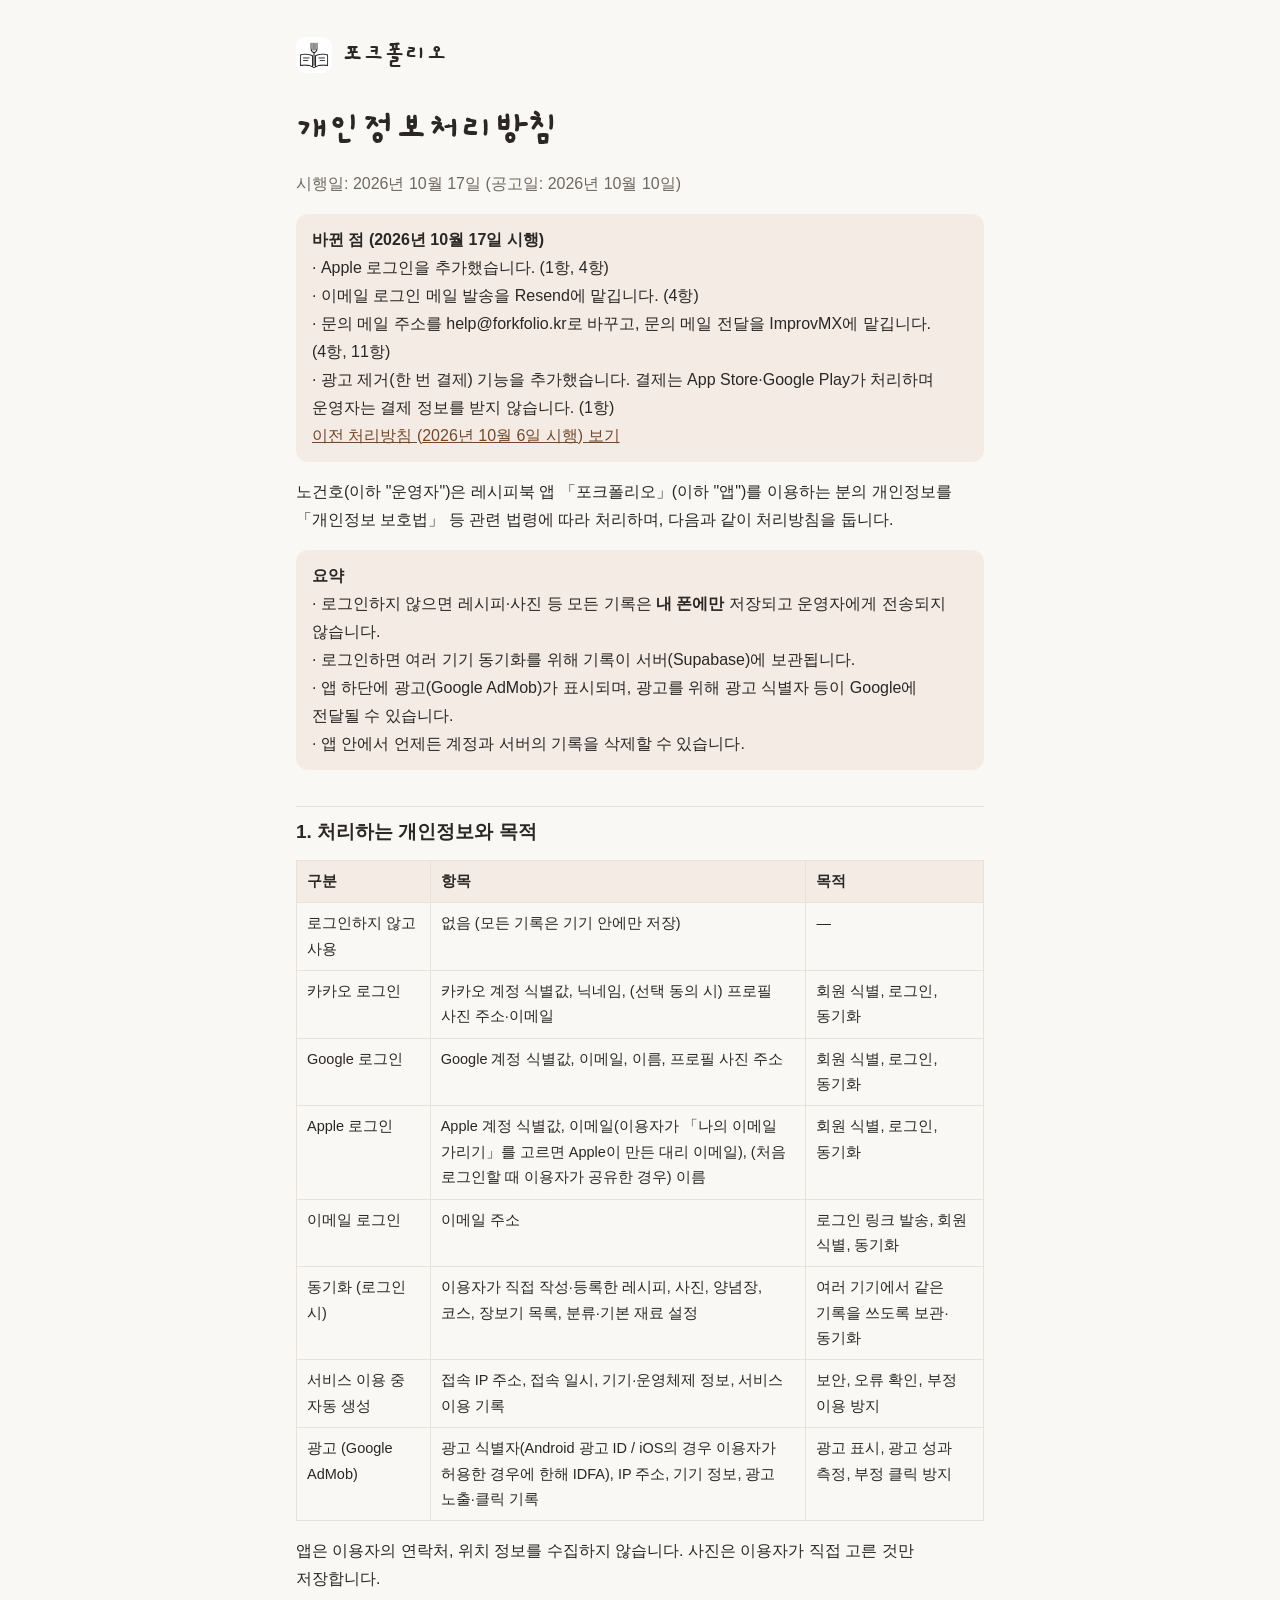
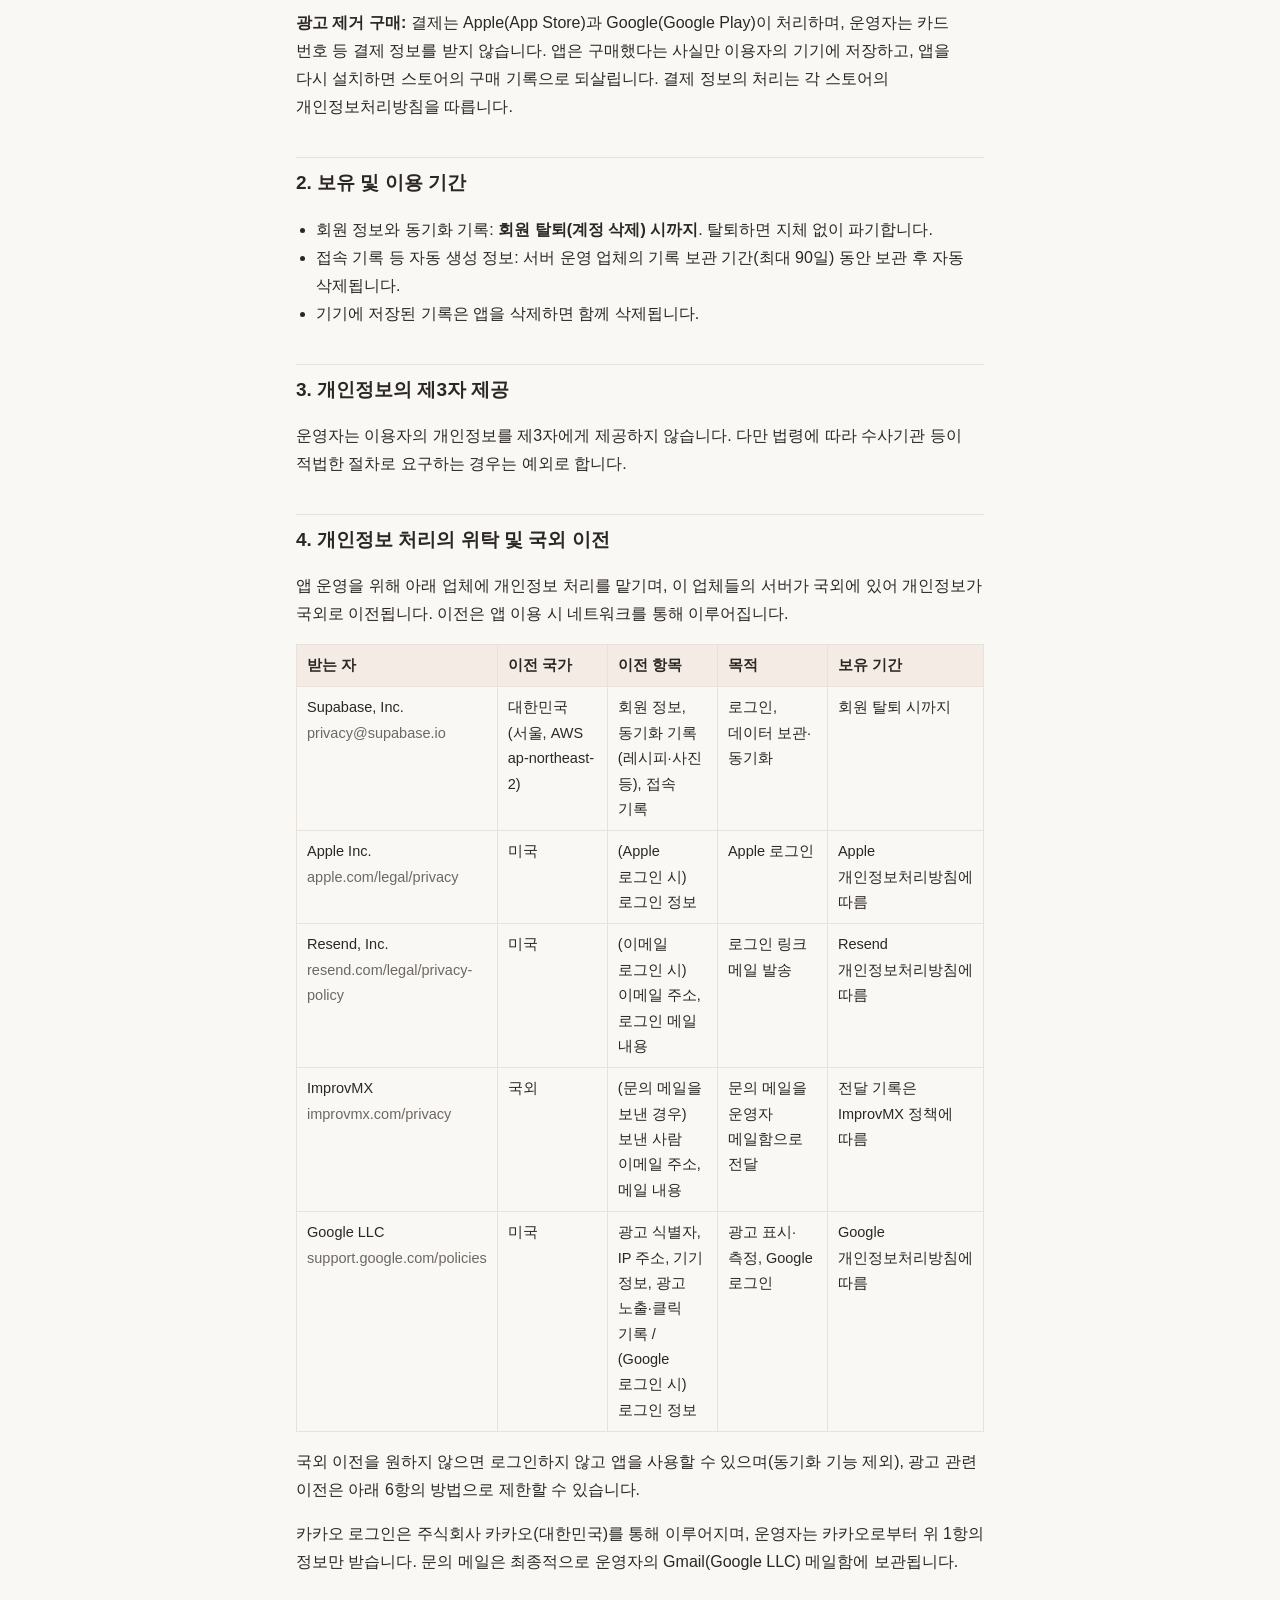
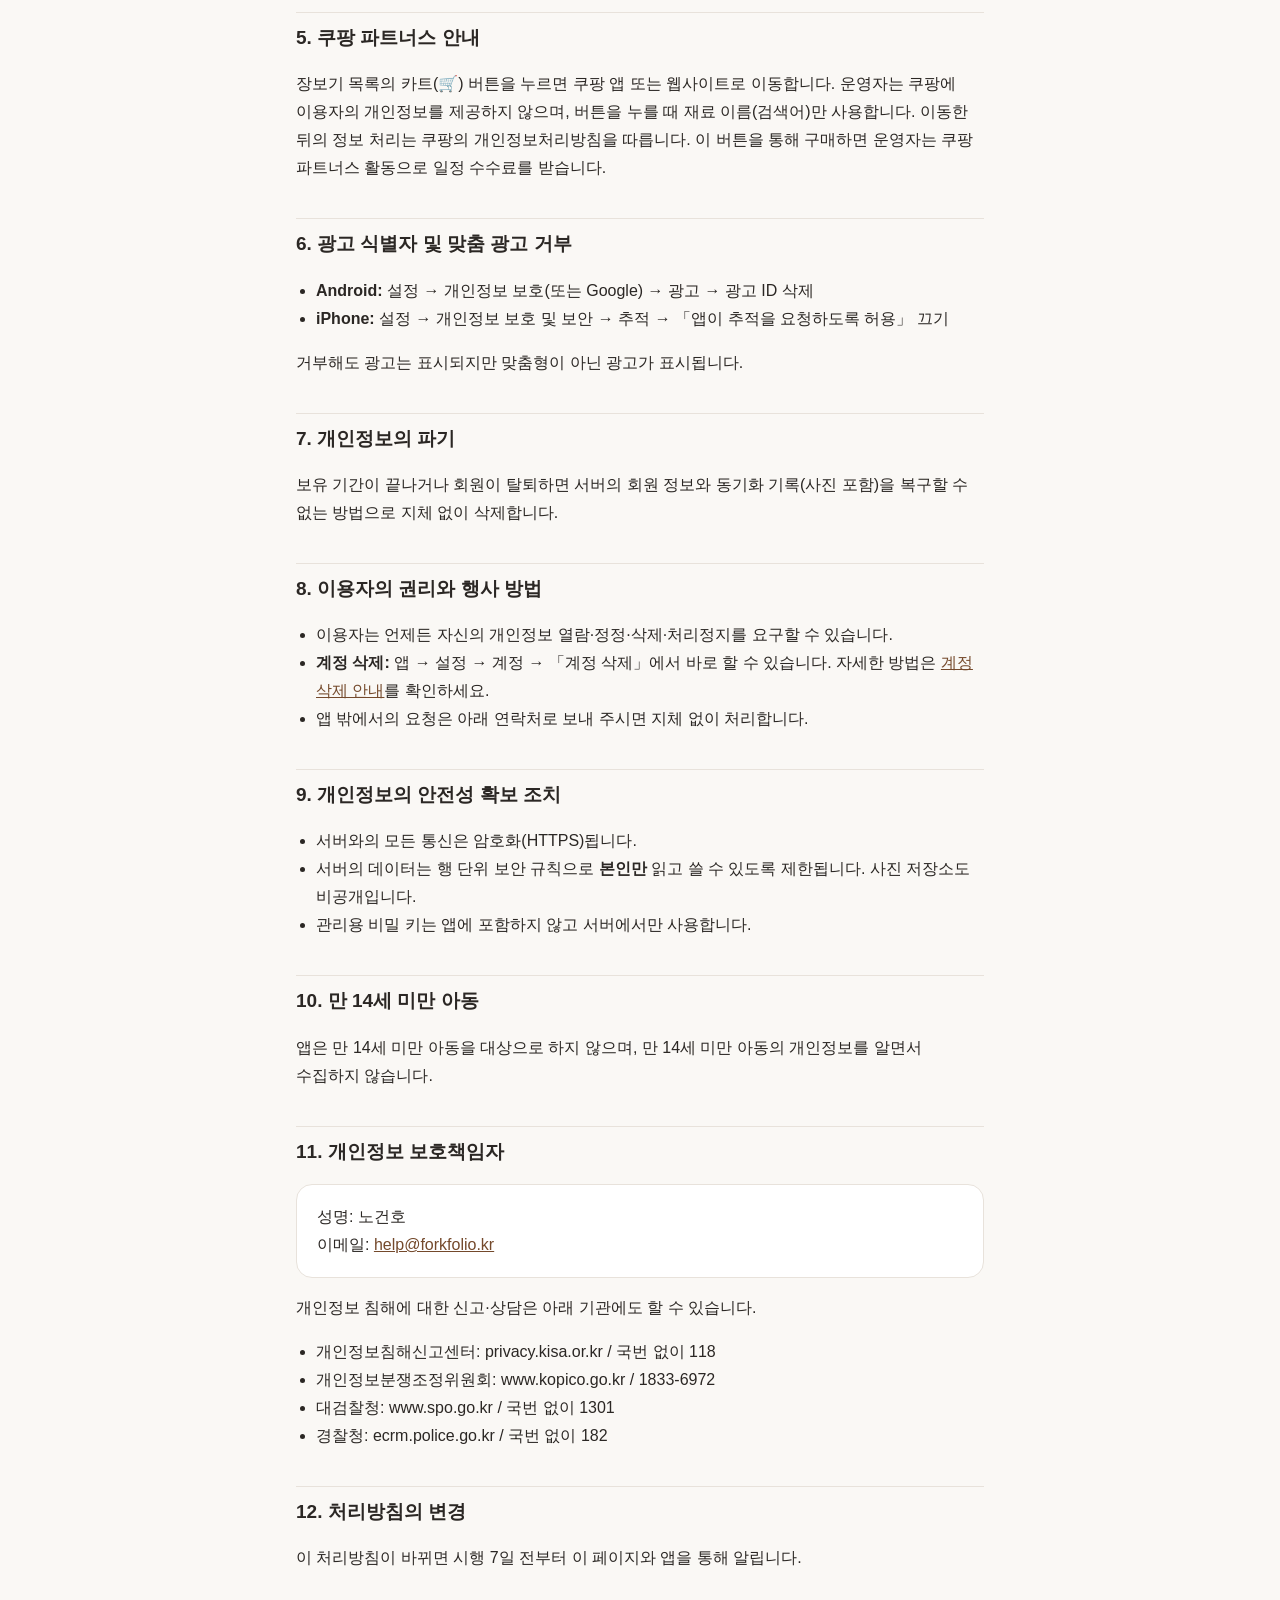
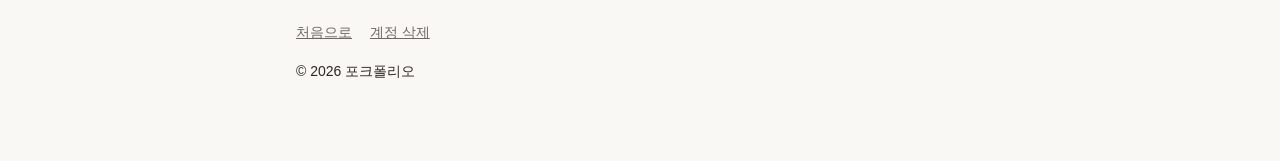
<file: privacy-20261017.html>
<!doctype html>
<html lang="ko">
<head>
<meta charset="utf-8">
<meta name="viewport" content="width=device-width, initial-scale=1">
<title>개인정보처리방침 (2026년 10월 17일 시행, 이전 판) · 포크폴리오</title>
<meta name="robots" content="noindex">
<link rel="icon" href="favicon.png">
<link rel="preconnect" href="https://fonts.googleapis.com">
<link rel="stylesheet" href="https://fonts.googleapis.com/css2?family=Gaegu:wght@700&display=swap">
<link rel="stylesheet" href="style.css">
</head>
<body>
<div class="wrap">
<header class="site"><img src="icon.png" alt=""><a href="./">포크폴리오</a></header>

<h1>개인정보처리방침</h1>
<p class="sub">시행일: 2026년 10월 17일 (공고일: 2026년 10월 10일)</p>
<div class="note"><b>바뀐 점 (2026년 10월 17일 시행)</b><br>
· Apple 로그인을 추가했습니다. (1항, 4항)<br>
· 이메일 로그인 메일 발송을 Resend에 맡깁니다. (4항)<br>
· 문의 메일 주소를 help@forkfolio.kr로 바꾸고, 문의 메일 전달을 ImprovMX에 맡깁니다. (4항, 11항)<br>
· 광고 제거(한 번 결제) 기능을 추가했습니다. 결제는 App Store·Google Play가 처리하며 운영자는 결제 정보를 받지 않습니다. (1항)<br>
<a href="privacy-20261006.html">이전 처리방침 (2026년 10월 6일 시행) 보기</a></div>

<p>노건호(이하 "운영자")은 레시피북 앱 「포크폴리오」(이하 "앱")를 이용하는 분의 개인정보를 「개인정보 보호법」 등 관련 법령에 따라 처리하며, 다음과 같이 처리방침을 둡니다.</p>

<div class="note"><b>요약</b><br>
· 로그인하지 않으면 레시피·사진 등 모든 기록은 <b>내 폰에만</b> 저장되고 운영자에게 전송되지 않습니다.<br>
· 로그인하면 여러 기기 동기화를 위해 기록이 서버(Supabase)에 보관됩니다.<br>
· 앱 하단에 광고(Google AdMob)가 표시되며, 광고를 위해 광고 식별자 등이 Google에 전달될 수 있습니다.<br>
· 앱 안에서 언제든 계정과 서버의 기록을 삭제할 수 있습니다.</div>

<h2>1. 처리하는 개인정보와 목적</h2>
<table>
<tr><th>구분</th><th>항목</th><th>목적</th></tr>
<tr><td>로그인하지 않고 사용</td><td>없음 (모든 기록은 기기 안에만 저장)</td><td>—</td></tr>
<tr><td>카카오 로그인</td><td>카카오 계정 식별값, 닉네임, (선택 동의 시) 프로필 사진 주소·이메일</td><td>회원 식별, 로그인, 동기화</td></tr>
<tr><td>Google 로그인</td><td>Google 계정 식별값, 이메일, 이름, 프로필 사진 주소</td><td>회원 식별, 로그인, 동기화</td></tr>
<tr><td>Apple 로그인</td><td>Apple 계정 식별값, 이메일(이용자가 「나의 이메일 가리기」를 고르면 Apple이 만든 대리 이메일), (처음 로그인할 때 이용자가 공유한 경우) 이름</td><td>회원 식별, 로그인, 동기화</td></tr>
<tr><td>이메일 로그인</td><td>이메일 주소</td><td>로그인 링크 발송, 회원 식별, 동기화</td></tr>
<tr><td>동기화 (로그인 시)</td><td>이용자가 직접 작성·등록한 레시피, 사진, 양념장, 코스, 장보기 목록, 분류·기본 재료 설정</td><td>여러 기기에서 같은 기록을 쓰도록 보관·동기화</td></tr>
<tr><td>서비스 이용 중 자동 생성</td><td>접속 IP 주소, 접속 일시, 기기·운영체제 정보, 서비스 이용 기록</td><td>보안, 오류 확인, 부정 이용 방지</td></tr>
<tr><td>광고 (Google AdMob)</td><td>광고 식별자(Android 광고 ID / iOS의 경우 이용자가 허용한 경우에 한해 IDFA), IP 주소, 기기 정보, 광고 노출·클릭 기록</td><td>광고 표시, 광고 성과 측정, 부정 클릭 방지</td></tr>
</table>
<p>앱은 이용자의 연락처, 위치 정보를 수집하지 않습니다. 사진은 이용자가 직접 고른 것만 저장합니다.</p>
<p><b>광고 제거 구매:</b> 결제는 Apple(App Store)과 Google(Google Play)이 처리하며, 운영자는 카드 번호 등 결제 정보를 받지 않습니다. 앱은 구매했다는 사실만 이용자의 기기에 저장하고, 앱을 다시 설치하면 스토어의 구매 기록으로 되살립니다. 결제 정보의 처리는 각 스토어의 개인정보처리방침을 따릅니다.</p>

<h2>2. 보유 및 이용 기간</h2>
<ul>
<li>회원 정보와 동기화 기록: <b>회원 탈퇴(계정 삭제) 시까지</b>. 탈퇴하면 지체 없이 파기합니다.</li>
<li>접속 기록 등 자동 생성 정보: 서버 운영 업체의 기록 보관 기간(최대 90일) 동안 보관 후 자동 삭제됩니다.</li>
<li>기기에 저장된 기록은 앱을 삭제하면 함께 삭제됩니다.</li>
</ul>

<h2>3. 개인정보의 제3자 제공</h2>
<p>운영자는 이용자의 개인정보를 제3자에게 제공하지 않습니다. 다만 법령에 따라 수사기관 등이 적법한 절차로 요구하는 경우는 예외로 합니다.</p>

<h2>4. 개인정보 처리의 위탁 및 국외 이전</h2>
<p>앱 운영을 위해 아래 업체에 개인정보 처리를 맡기며, 이 업체들의 서버가 국외에 있어 개인정보가 국외로 이전됩니다. 이전은 앱 이용 시 네트워크를 통해 이루어집니다.</p>
<table>
<tr><th>받는 자</th><th>이전 국가</th><th>이전 항목</th><th>목적</th><th>보유 기간</th></tr>
<tr><td>Supabase, Inc.<br><span class="sub">privacy@supabase.io</span></td><td>대한민국 (서울, AWS ap-northeast-2)</td><td>회원 정보, 동기화 기록(레시피·사진 등), 접속 기록</td><td>로그인, 데이터 보관·동기화</td><td>회원 탈퇴 시까지</td></tr>
<tr><td>Apple Inc.<br><span class="sub">apple.com/legal/privacy</span></td><td>미국</td><td>(Apple 로그인 시) 로그인 정보</td><td>Apple 로그인</td><td>Apple 개인정보처리방침에 따름</td></tr>
<tr><td>Resend, Inc.<br><span class="sub">resend.com/legal/privacy-policy</span></td><td>미국</td><td>(이메일 로그인 시) 이메일 주소, 로그인 메일 내용</td><td>로그인 링크 메일 발송</td><td>Resend 개인정보처리방침에 따름</td></tr>
<tr><td>ImprovMX<br><span class="sub">improvmx.com/privacy</span></td><td>국외</td><td>(문의 메일을 보낸 경우) 보낸 사람 이메일 주소, 메일 내용</td><td>문의 메일을 운영자 메일함으로 전달</td><td>전달 기록은 ImprovMX 정책에 따름</td></tr>
<tr><td>Google LLC<br><span class="sub">support.google.com/policies</span></td><td>미국</td><td>광고 식별자, IP 주소, 기기 정보, 광고 노출·클릭 기록 / (Google 로그인 시) 로그인 정보</td><td>광고 표시·측정, Google 로그인</td><td>Google 개인정보처리방침에 따름</td></tr>
</table>
<p>국외 이전을 원하지 않으면 로그인하지 않고 앱을 사용할 수 있으며(동기화 기능 제외), 광고 관련 이전은 아래 6항의 방법으로 제한할 수 있습니다.</p>
<p>카카오 로그인은 주식회사 카카오(대한민국)를 통해 이루어지며, 운영자는 카카오로부터 위 1항의 정보만 받습니다. 문의 메일은 최종적으로 운영자의 Gmail(Google LLC) 메일함에 보관됩니다.</p>

<h2>5. 쿠팡 파트너스 안내</h2>
<p>장보기 목록의 카트(🛒) 버튼을 누르면 쿠팡 앱 또는 웹사이트로 이동합니다. 운영자는 쿠팡에 이용자의 개인정보를 제공하지 않으며, 버튼을 누를 때 재료 이름(검색어)만 사용합니다. 이동한 뒤의 정보 처리는 쿠팡의 개인정보처리방침을 따릅니다. 이 버튼을 통해 구매하면 운영자는 쿠팡 파트너스 활동으로 일정 수수료를 받습니다.</p>

<h2>6. 광고 식별자 및 맞춤 광고 거부</h2>
<ul>
<li><b>Android:</b> 설정 → 개인정보 보호(또는 Google) → 광고 → 광고 ID 삭제</li>
<li><b>iPhone:</b> 설정 → 개인정보 보호 및 보안 → 추적 → 「앱이 추적을 요청하도록 허용」 끄기</li>
</ul>
<p>거부해도 광고는 표시되지만 맞춤형이 아닌 광고가 표시됩니다.</p>

<h2>7. 개인정보의 파기</h2>
<p>보유 기간이 끝나거나 회원이 탈퇴하면 서버의 회원 정보와 동기화 기록(사진 포함)을 복구할 수 없는 방법으로 지체 없이 삭제합니다.</p>

<h2>8. 이용자의 권리와 행사 방법</h2>
<ul>
<li>이용자는 언제든 자신의 개인정보 열람·정정·삭제·처리정지를 요구할 수 있습니다.</li>
<li><b>계정 삭제:</b> 앱 → 설정 → 계정 → 「계정 삭제」에서 바로 할 수 있습니다. 자세한 방법은 <a href="delete-account.html">계정 삭제 안내</a>를 확인하세요.</li>
<li>앱 밖에서의 요청은 아래 연락처로 보내 주시면 지체 없이 처리합니다.</li>
</ul>

<h2>9. 개인정보의 안전성 확보 조치</h2>
<ul>
<li>서버와의 모든 통신은 암호화(HTTPS)됩니다.</li>
<li>서버의 데이터는 행 단위 보안 규칙으로 <b>본인만</b> 읽고 쓸 수 있도록 제한됩니다. 사진 저장소도 비공개입니다.</li>
<li>관리용 비밀 키는 앱에 포함하지 않고 서버에서만 사용합니다.</li>
</ul>

<h2>10. 만 14세 미만 아동</h2>
<p>앱은 만 14세 미만 아동을 대상으로 하지 않으며, 만 14세 미만 아동의 개인정보를 알면서 수집하지 않습니다.</p>

<h2>11. 개인정보 보호책임자</h2>
<div class="card">
성명: 노건호<br>
이메일: <a href="mailto:help@forkfolio.kr">help@forkfolio.kr</a>
</div>
<p>개인정보 침해에 대한 신고·상담은 아래 기관에도 할 수 있습니다.</p>
<ul>
<li>개인정보침해신고센터: privacy.kisa.or.kr / 국번 없이 118</li>
<li>개인정보분쟁조정위원회: www.kopico.go.kr / 1833-6972</li>
<li>대검찰청: www.spo.go.kr / 국번 없이 1301</li>
<li>경찰청: ecrm.police.go.kr / 국번 없이 182</li>
</ul>

<h2>12. 처리방침의 변경</h2>
<p>이 처리방침이 바뀌면 시행 7일 전부터 이 페이지와 앱을 통해 알립니다.</p>

<footer>
  <a href="./">처음으로</a>
  <a href="delete-account.html">계정 삭제</a>
  <p>© 2026 포크폴리오</p>
</footer>
</div>
</body>
</html>
</file>
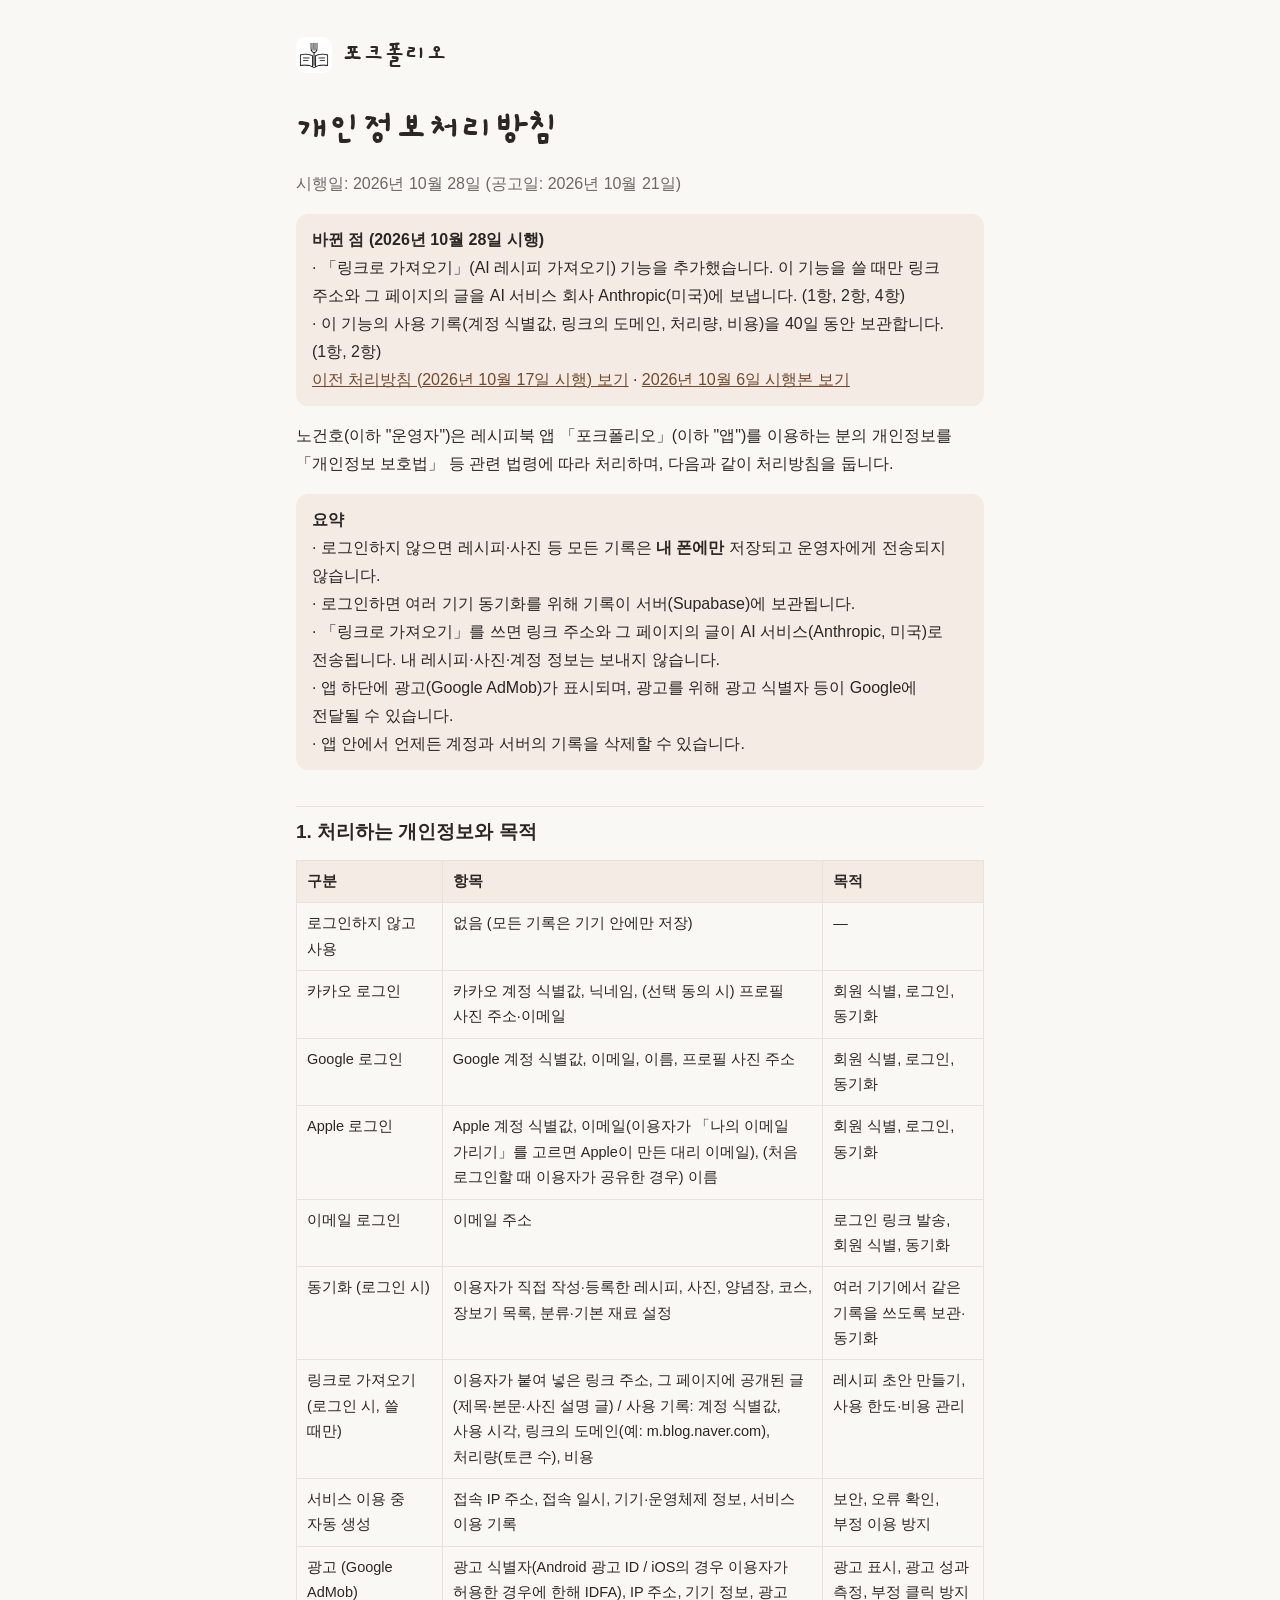
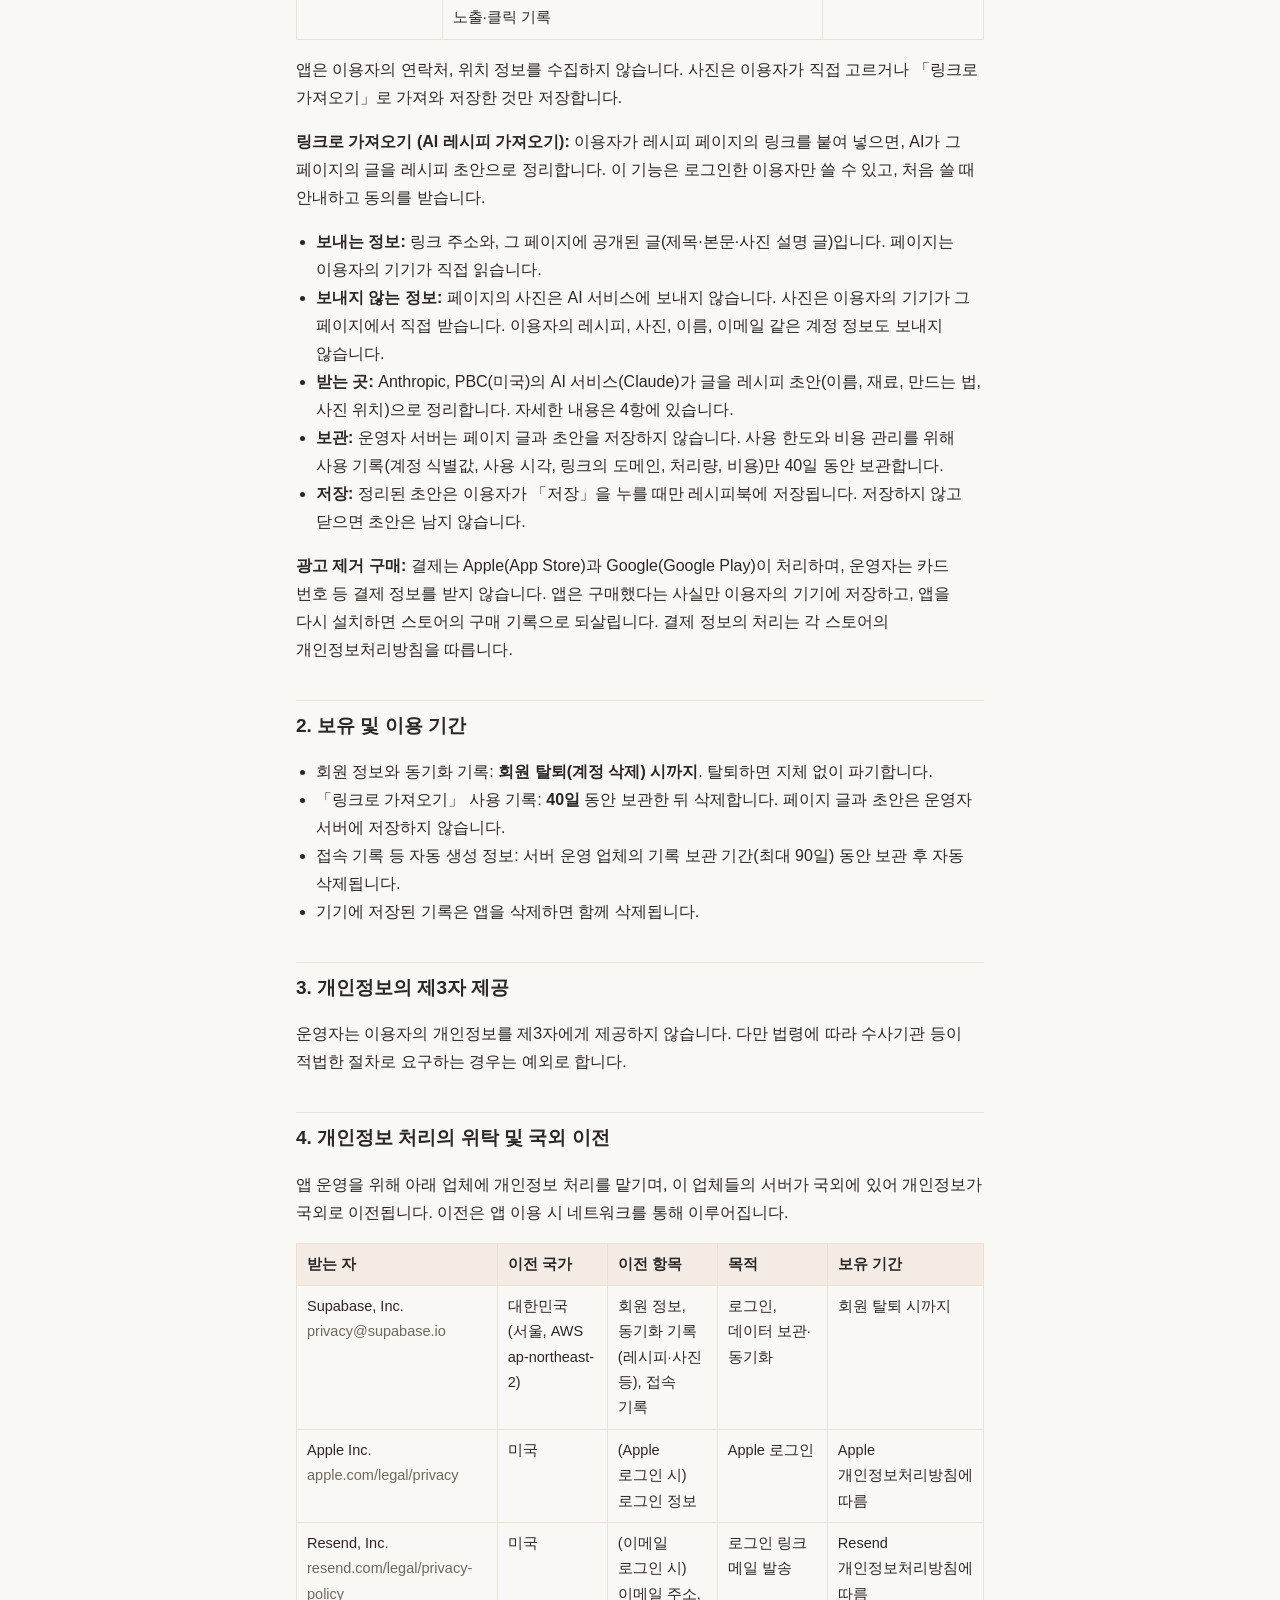
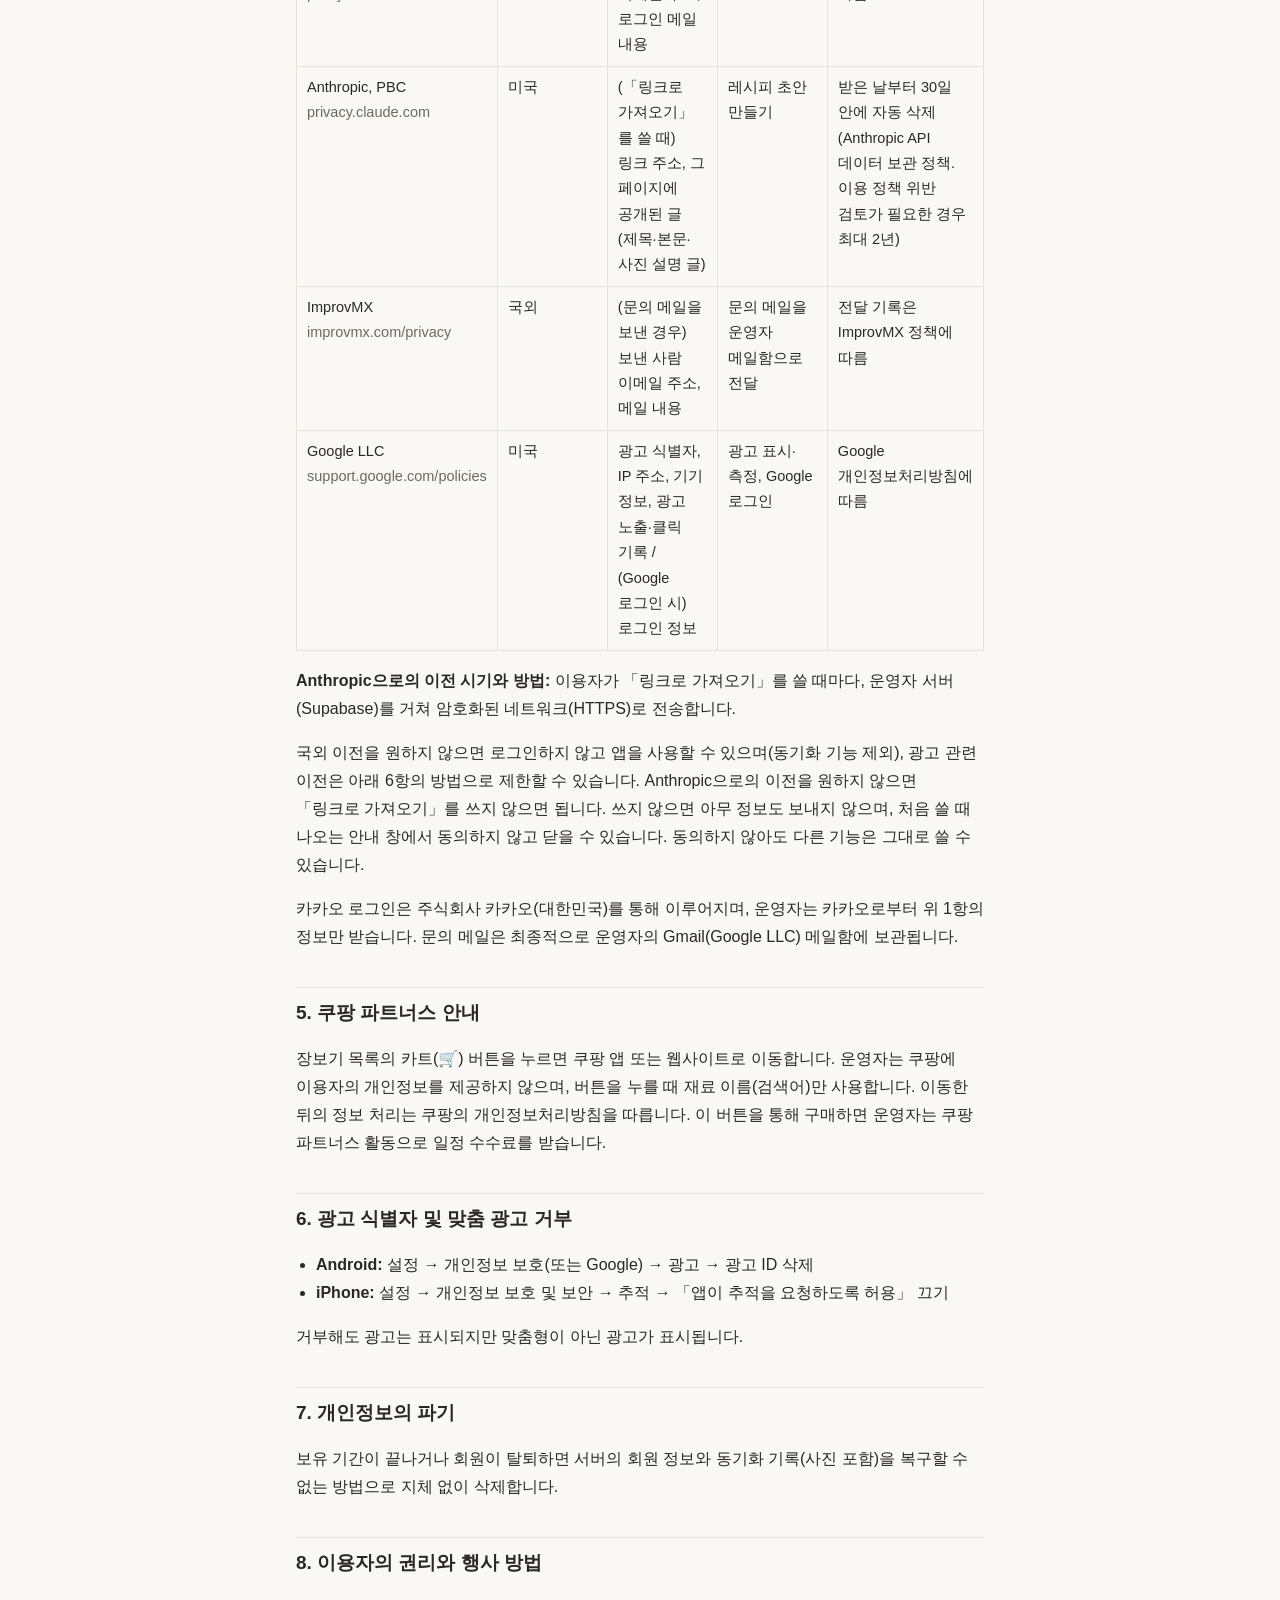
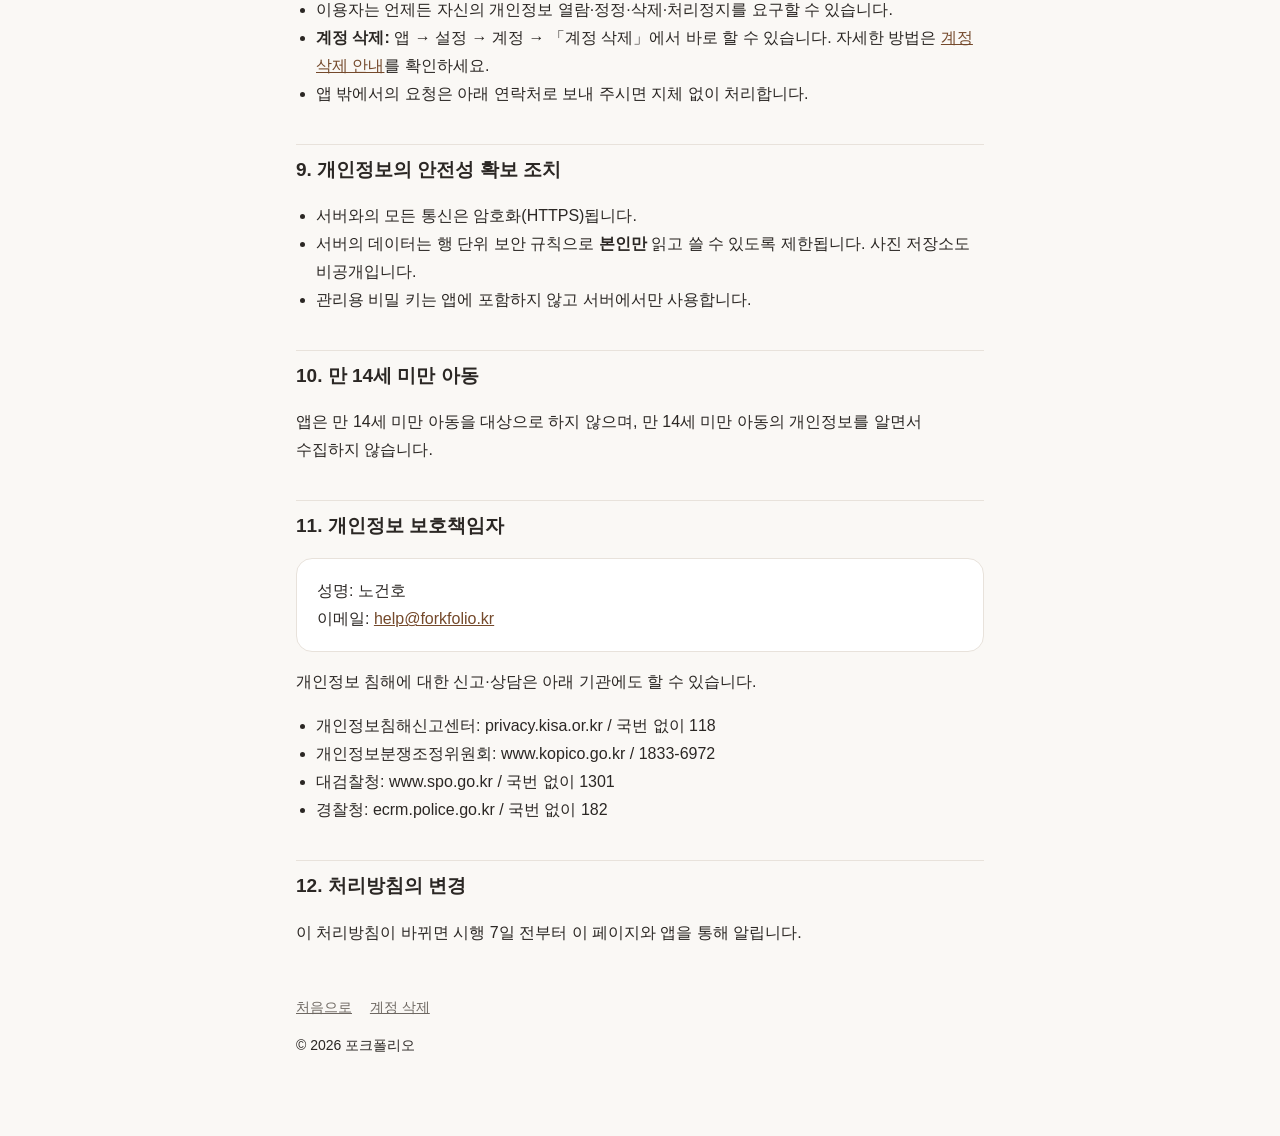
<file: privacy-20261028.html>
<!doctype html>
<html lang="ko">
<head>
<meta charset="utf-8">
<meta name="viewport" content="width=device-width, initial-scale=1">
<title>개인정보처리방침 (2026년 10월 28일 시행, 이전 판) · 포크폴리오</title>
<meta name="robots" content="noindex">
<link rel="icon" href="favicon.png">
<link rel="preconnect" href="https://fonts.googleapis.com">
<link rel="stylesheet" href="https://fonts.googleapis.com/css2?family=Gaegu:wght@700&display=swap">
<link rel="stylesheet" href="style.css">
</head>
<body>
<div class="wrap">
<header class="site"><img src="icon.png" alt=""><a href="./">포크폴리오</a></header>

<h1>개인정보처리방침</h1>
<p class="sub">시행일: 2026년 10월 28일 (공고일: 2026년 10월 21일)</p>
<div class="note"><b>바뀐 점 (2026년 10월 28일 시행)</b><br>
· 「링크로 가져오기」(AI 레시피 가져오기) 기능을 추가했습니다. 이 기능을 쓸 때만 링크 주소와 그 페이지의 글을 AI 서비스 회사 Anthropic(미국)에 보냅니다. (1항, 2항, 4항)<br>
· 이 기능의 사용 기록(계정 식별값, 링크의 도메인, 처리량, 비용)을 40일 동안 보관합니다. (1항, 2항)<br>
<a href="privacy-20261017.html">이전 처리방침 (2026년 10월 17일 시행) 보기</a> · <a href="privacy-20261006.html">2026년 10월 6일 시행본 보기</a></div>

<p>노건호(이하 "운영자")은 레시피북 앱 「포크폴리오」(이하 "앱")를 이용하는 분의 개인정보를 「개인정보 보호법」 등 관련 법령에 따라 처리하며, 다음과 같이 처리방침을 둡니다.</p>

<div class="note"><b>요약</b><br>
· 로그인하지 않으면 레시피·사진 등 모든 기록은 <b>내 폰에만</b> 저장되고 운영자에게 전송되지 않습니다.<br>
· 로그인하면 여러 기기 동기화를 위해 기록이 서버(Supabase)에 보관됩니다.<br>
· 「링크로 가져오기」를 쓰면 링크 주소와 그 페이지의 글이 AI 서비스(Anthropic, 미국)로 전송됩니다. 내 레시피·사진·계정 정보는 보내지 않습니다.<br>
· 앱 하단에 광고(Google AdMob)가 표시되며, 광고를 위해 광고 식별자 등이 Google에 전달될 수 있습니다.<br>
· 앱 안에서 언제든 계정과 서버의 기록을 삭제할 수 있습니다.</div>

<h2>1. 처리하는 개인정보와 목적</h2>
<table>
<tr><th>구분</th><th>항목</th><th>목적</th></tr>
<tr><td>로그인하지 않고 사용</td><td>없음 (모든 기록은 기기 안에만 저장)</td><td>—</td></tr>
<tr><td>카카오 로그인</td><td>카카오 계정 식별값, 닉네임, (선택 동의 시) 프로필 사진 주소·이메일</td><td>회원 식별, 로그인, 동기화</td></tr>
<tr><td>Google 로그인</td><td>Google 계정 식별값, 이메일, 이름, 프로필 사진 주소</td><td>회원 식별, 로그인, 동기화</td></tr>
<tr><td>Apple 로그인</td><td>Apple 계정 식별값, 이메일(이용자가 「나의 이메일 가리기」를 고르면 Apple이 만든 대리 이메일), (처음 로그인할 때 이용자가 공유한 경우) 이름</td><td>회원 식별, 로그인, 동기화</td></tr>
<tr><td>이메일 로그인</td><td>이메일 주소</td><td>로그인 링크 발송, 회원 식별, 동기화</td></tr>
<tr><td>동기화 (로그인 시)</td><td>이용자가 직접 작성·등록한 레시피, 사진, 양념장, 코스, 장보기 목록, 분류·기본 재료 설정</td><td>여러 기기에서 같은 기록을 쓰도록 보관·동기화</td></tr>
<tr><td>링크로 가져오기 (로그인 시, 쓸 때만)</td><td>이용자가 붙여 넣은 링크 주소, 그 페이지에 공개된 글(제목·본문·사진 설명 글) / 사용 기록: 계정 식별값, 사용 시각, 링크의 도메인(예: m.blog.naver.com), 처리량(토큰 수), 비용</td><td>레시피 초안 만들기, 사용 한도·비용 관리</td></tr>
<tr><td>서비스 이용 중 자동 생성</td><td>접속 IP 주소, 접속 일시, 기기·운영체제 정보, 서비스 이용 기록</td><td>보안, 오류 확인, 부정 이용 방지</td></tr>
<tr><td>광고 (Google AdMob)</td><td>광고 식별자(Android 광고 ID / iOS의 경우 이용자가 허용한 경우에 한해 IDFA), IP 주소, 기기 정보, 광고 노출·클릭 기록</td><td>광고 표시, 광고 성과 측정, 부정 클릭 방지</td></tr>
</table>
<p>앱은 이용자의 연락처, 위치 정보를 수집하지 않습니다. 사진은 이용자가 직접 고르거나 「링크로 가져오기」로 가져와 저장한 것만 저장합니다.</p>
<p><b>링크로 가져오기 (AI 레시피 가져오기):</b> 이용자가 레시피 페이지의 링크를 붙여 넣으면, AI가 그 페이지의 글을 레시피 초안으로 정리합니다. 이 기능은 로그인한 이용자만 쓸 수 있고, 처음 쓸 때 안내하고 동의를 받습니다.</p>
<ul>
<li><b>보내는 정보:</b> 링크 주소와, 그 페이지에 공개된 글(제목·본문·사진 설명 글)입니다. 페이지는 이용자의 기기가 직접 읽습니다.</li>
<li><b>보내지 않는 정보:</b> 페이지의 사진은 AI 서비스에 보내지 않습니다. 사진은 이용자의 기기가 그 페이지에서 직접 받습니다. 이용자의 레시피, 사진, 이름, 이메일 같은 계정 정보도 보내지 않습니다.</li>
<li><b>받는 곳:</b> Anthropic, PBC(미국)의 AI 서비스(Claude)가 글을 레시피 초안(이름, 재료, 만드는 법, 사진 위치)으로 정리합니다. 자세한 내용은 4항에 있습니다.</li>
<li><b>보관:</b> 운영자 서버는 페이지 글과 초안을 저장하지 않습니다. 사용 한도와 비용 관리를 위해 사용 기록(계정 식별값, 사용 시각, 링크의 도메인, 처리량, 비용)만 40일 동안 보관합니다.</li>
<li><b>저장:</b> 정리된 초안은 이용자가 「저장」을 누를 때만 레시피북에 저장됩니다. 저장하지 않고 닫으면 초안은 남지 않습니다.</li>
</ul>
<p><b>광고 제거 구매:</b> 결제는 Apple(App Store)과 Google(Google Play)이 처리하며, 운영자는 카드 번호 등 결제 정보를 받지 않습니다. 앱은 구매했다는 사실만 이용자의 기기에 저장하고, 앱을 다시 설치하면 스토어의 구매 기록으로 되살립니다. 결제 정보의 처리는 각 스토어의 개인정보처리방침을 따릅니다.</p>

<h2>2. 보유 및 이용 기간</h2>
<ul>
<li>회원 정보와 동기화 기록: <b>회원 탈퇴(계정 삭제) 시까지</b>. 탈퇴하면 지체 없이 파기합니다.</li>
<li>「링크로 가져오기」 사용 기록: <b>40일</b> 동안 보관한 뒤 삭제합니다. 페이지 글과 초안은 운영자 서버에 저장하지 않습니다.</li>
<li>접속 기록 등 자동 생성 정보: 서버 운영 업체의 기록 보관 기간(최대 90일) 동안 보관 후 자동 삭제됩니다.</li>
<li>기기에 저장된 기록은 앱을 삭제하면 함께 삭제됩니다.</li>
</ul>

<h2>3. 개인정보의 제3자 제공</h2>
<p>운영자는 이용자의 개인정보를 제3자에게 제공하지 않습니다. 다만 법령에 따라 수사기관 등이 적법한 절차로 요구하는 경우는 예외로 합니다.</p>

<h2>4. 개인정보 처리의 위탁 및 국외 이전</h2>
<p>앱 운영을 위해 아래 업체에 개인정보 처리를 맡기며, 이 업체들의 서버가 국외에 있어 개인정보가 국외로 이전됩니다. 이전은 앱 이용 시 네트워크를 통해 이루어집니다.</p>
<table>
<tr><th>받는 자</th><th>이전 국가</th><th>이전 항목</th><th>목적</th><th>보유 기간</th></tr>
<tr><td>Supabase, Inc.<br><span class="sub">privacy@supabase.io</span></td><td>대한민국 (서울, AWS ap-northeast-2)</td><td>회원 정보, 동기화 기록(레시피·사진 등), 접속 기록</td><td>로그인, 데이터 보관·동기화</td><td>회원 탈퇴 시까지</td></tr>
<tr><td>Apple Inc.<br><span class="sub">apple.com/legal/privacy</span></td><td>미국</td><td>(Apple 로그인 시) 로그인 정보</td><td>Apple 로그인</td><td>Apple 개인정보처리방침에 따름</td></tr>
<tr><td>Resend, Inc.<br><span class="sub">resend.com/legal/privacy-policy</span></td><td>미국</td><td>(이메일 로그인 시) 이메일 주소, 로그인 메일 내용</td><td>로그인 링크 메일 발송</td><td>Resend 개인정보처리방침에 따름</td></tr>
<tr><td>Anthropic, PBC<br><span class="sub">privacy.claude.com</span></td><td>미국</td><td>(「링크로 가져오기」를 쓸 때) 링크 주소, 그 페이지에 공개된 글(제목·본문·사진 설명 글)</td><td>레시피 초안 만들기</td><td>받은 날부터 30일 안에 자동 삭제 (Anthropic API 데이터 보관 정책. 이용 정책 위반 검토가 필요한 경우 최대 2년)</td></tr>
<tr><td>ImprovMX<br><span class="sub">improvmx.com/privacy</span></td><td>국외</td><td>(문의 메일을 보낸 경우) 보낸 사람 이메일 주소, 메일 내용</td><td>문의 메일을 운영자 메일함으로 전달</td><td>전달 기록은 ImprovMX 정책에 따름</td></tr>
<tr><td>Google LLC<br><span class="sub">support.google.com/policies</span></td><td>미국</td><td>광고 식별자, IP 주소, 기기 정보, 광고 노출·클릭 기록 / (Google 로그인 시) 로그인 정보</td><td>광고 표시·측정, Google 로그인</td><td>Google 개인정보처리방침에 따름</td></tr>
</table>
<p><b>Anthropic으로의 이전 시기와 방법:</b> 이용자가 「링크로 가져오기」를 쓸 때마다, 운영자 서버(Supabase)를 거쳐 암호화된 네트워크(HTTPS)로 전송합니다.</p>
<p>국외 이전을 원하지 않으면 로그인하지 않고 앱을 사용할 수 있으며(동기화 기능 제외), 광고 관련 이전은 아래 6항의 방법으로 제한할 수 있습니다. Anthropic으로의 이전을 원하지 않으면 「링크로 가져오기」를 쓰지 않으면 됩니다. 쓰지 않으면 아무 정보도 보내지 않으며, 처음 쓸 때 나오는 안내 창에서 동의하지 않고 닫을 수 있습니다. 동의하지 않아도 다른 기능은 그대로 쓸 수 있습니다.</p>
<p>카카오 로그인은 주식회사 카카오(대한민국)를 통해 이루어지며, 운영자는 카카오로부터 위 1항의 정보만 받습니다. 문의 메일은 최종적으로 운영자의 Gmail(Google LLC) 메일함에 보관됩니다.</p>

<h2>5. 쿠팡 파트너스 안내</h2>
<p>장보기 목록의 카트(🛒) 버튼을 누르면 쿠팡 앱 또는 웹사이트로 이동합니다. 운영자는 쿠팡에 이용자의 개인정보를 제공하지 않으며, 버튼을 누를 때 재료 이름(검색어)만 사용합니다. 이동한 뒤의 정보 처리는 쿠팡의 개인정보처리방침을 따릅니다. 이 버튼을 통해 구매하면 운영자는 쿠팡 파트너스 활동으로 일정 수수료를 받습니다.</p>

<h2>6. 광고 식별자 및 맞춤 광고 거부</h2>
<ul>
<li><b>Android:</b> 설정 → 개인정보 보호(또는 Google) → 광고 → 광고 ID 삭제</li>
<li><b>iPhone:</b> 설정 → 개인정보 보호 및 보안 → 추적 → 「앱이 추적을 요청하도록 허용」 끄기</li>
</ul>
<p>거부해도 광고는 표시되지만 맞춤형이 아닌 광고가 표시됩니다.</p>

<h2>7. 개인정보의 파기</h2>
<p>보유 기간이 끝나거나 회원이 탈퇴하면 서버의 회원 정보와 동기화 기록(사진 포함)을 복구할 수 없는 방법으로 지체 없이 삭제합니다.</p>

<h2>8. 이용자의 권리와 행사 방법</h2>
<ul>
<li>이용자는 언제든 자신의 개인정보 열람·정정·삭제·처리정지를 요구할 수 있습니다.</li>
<li><b>계정 삭제:</b> 앱 → 설정 → 계정 → 「계정 삭제」에서 바로 할 수 있습니다. 자세한 방법은 <a href="delete-account.html">계정 삭제 안내</a>를 확인하세요.</li>
<li>앱 밖에서의 요청은 아래 연락처로 보내 주시면 지체 없이 처리합니다.</li>
</ul>

<h2>9. 개인정보의 안전성 확보 조치</h2>
<ul>
<li>서버와의 모든 통신은 암호화(HTTPS)됩니다.</li>
<li>서버의 데이터는 행 단위 보안 규칙으로 <b>본인만</b> 읽고 쓸 수 있도록 제한됩니다. 사진 저장소도 비공개입니다.</li>
<li>관리용 비밀 키는 앱에 포함하지 않고 서버에서만 사용합니다.</li>
</ul>

<h2>10. 만 14세 미만 아동</h2>
<p>앱은 만 14세 미만 아동을 대상으로 하지 않으며, 만 14세 미만 아동의 개인정보를 알면서 수집하지 않습니다.</p>

<h2>11. 개인정보 보호책임자</h2>
<div class="card">
성명: 노건호<br>
이메일: <a href="mailto:help@forkfolio.kr">help@forkfolio.kr</a>
</div>
<p>개인정보 침해에 대한 신고·상담은 아래 기관에도 할 수 있습니다.</p>
<ul>
<li>개인정보침해신고센터: privacy.kisa.or.kr / 국번 없이 118</li>
<li>개인정보분쟁조정위원회: www.kopico.go.kr / 1833-6972</li>
<li>대검찰청: www.spo.go.kr / 국번 없이 1301</li>
<li>경찰청: ecrm.police.go.kr / 국번 없이 182</li>
</ul>

<h2>12. 처리방침의 변경</h2>
<p>이 처리방침이 바뀌면 시행 7일 전부터 이 페이지와 앱을 통해 알립니다.</p>

<footer>
  <a href="./">처음으로</a>
  <a href="delete-account.html">계정 삭제</a>
  <p>© 2026 포크폴리오</p>
</footer>
</div>
</body>
</html>
</file>
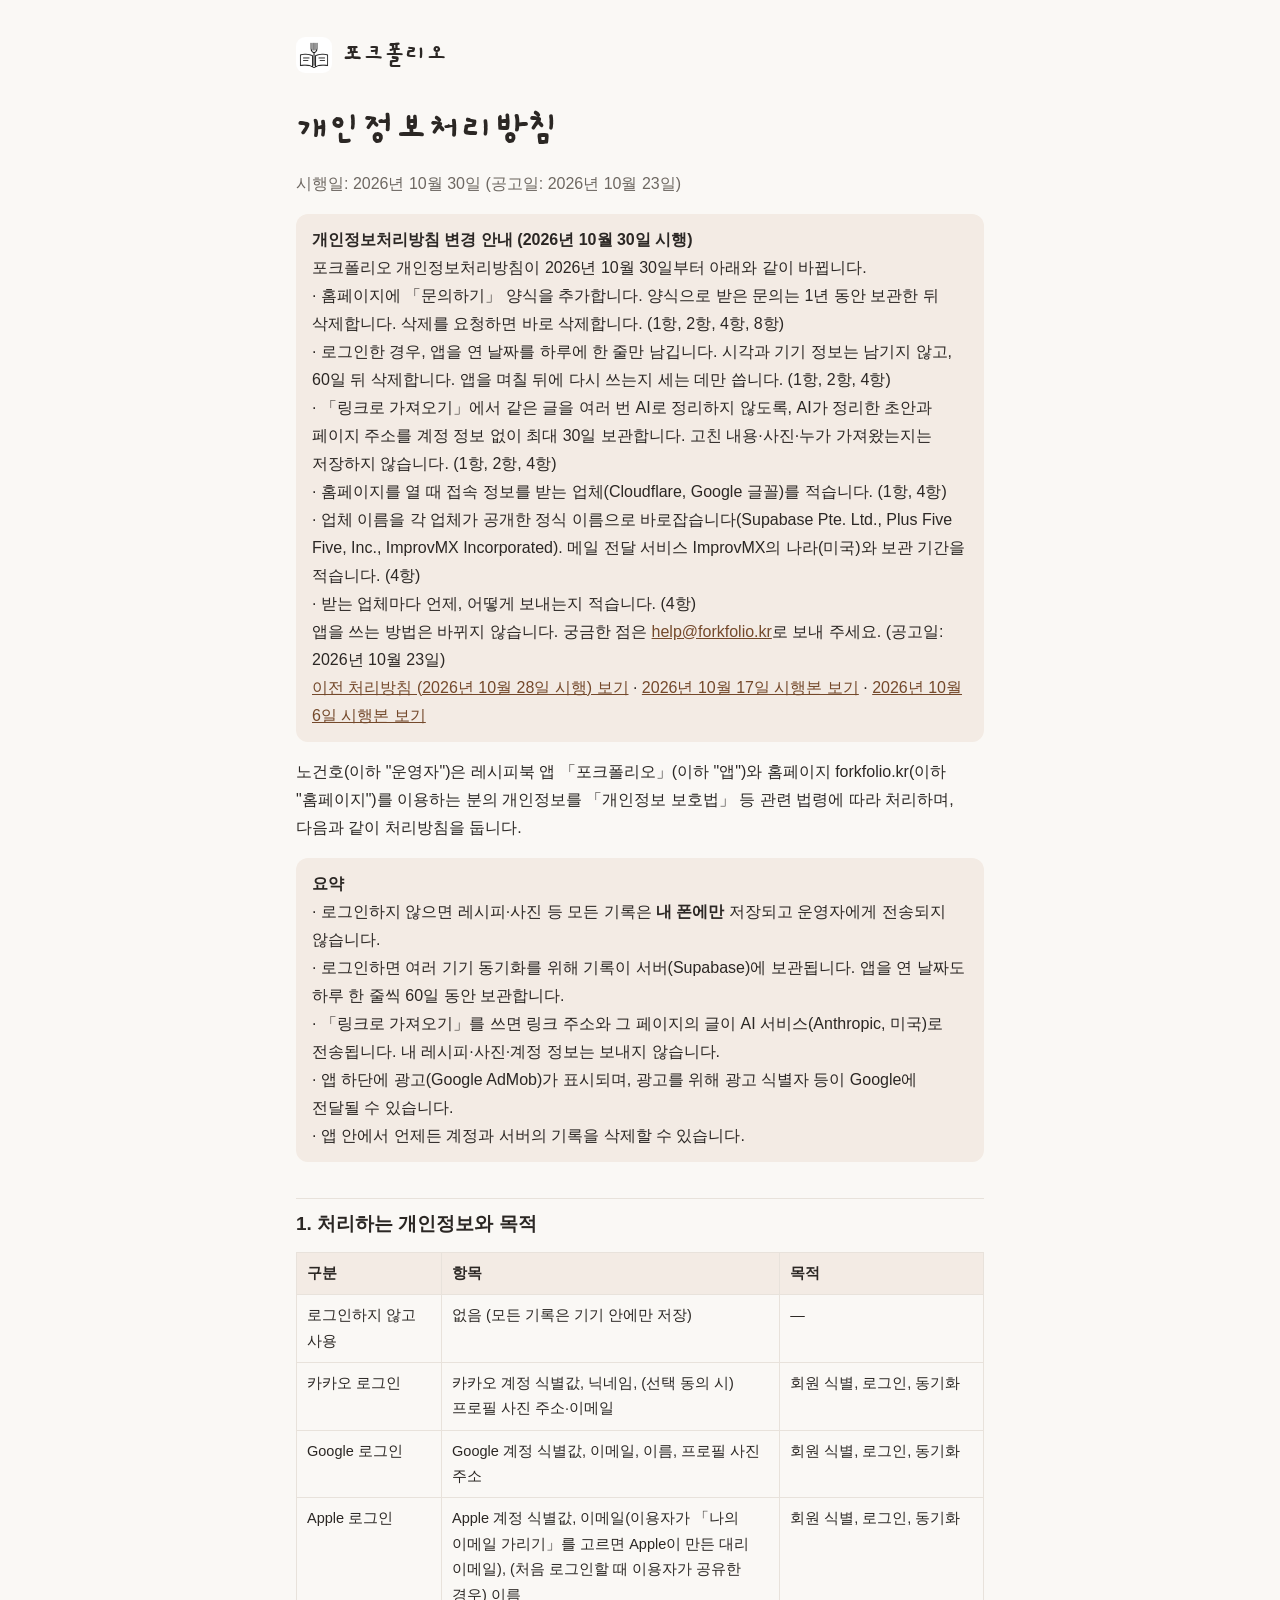
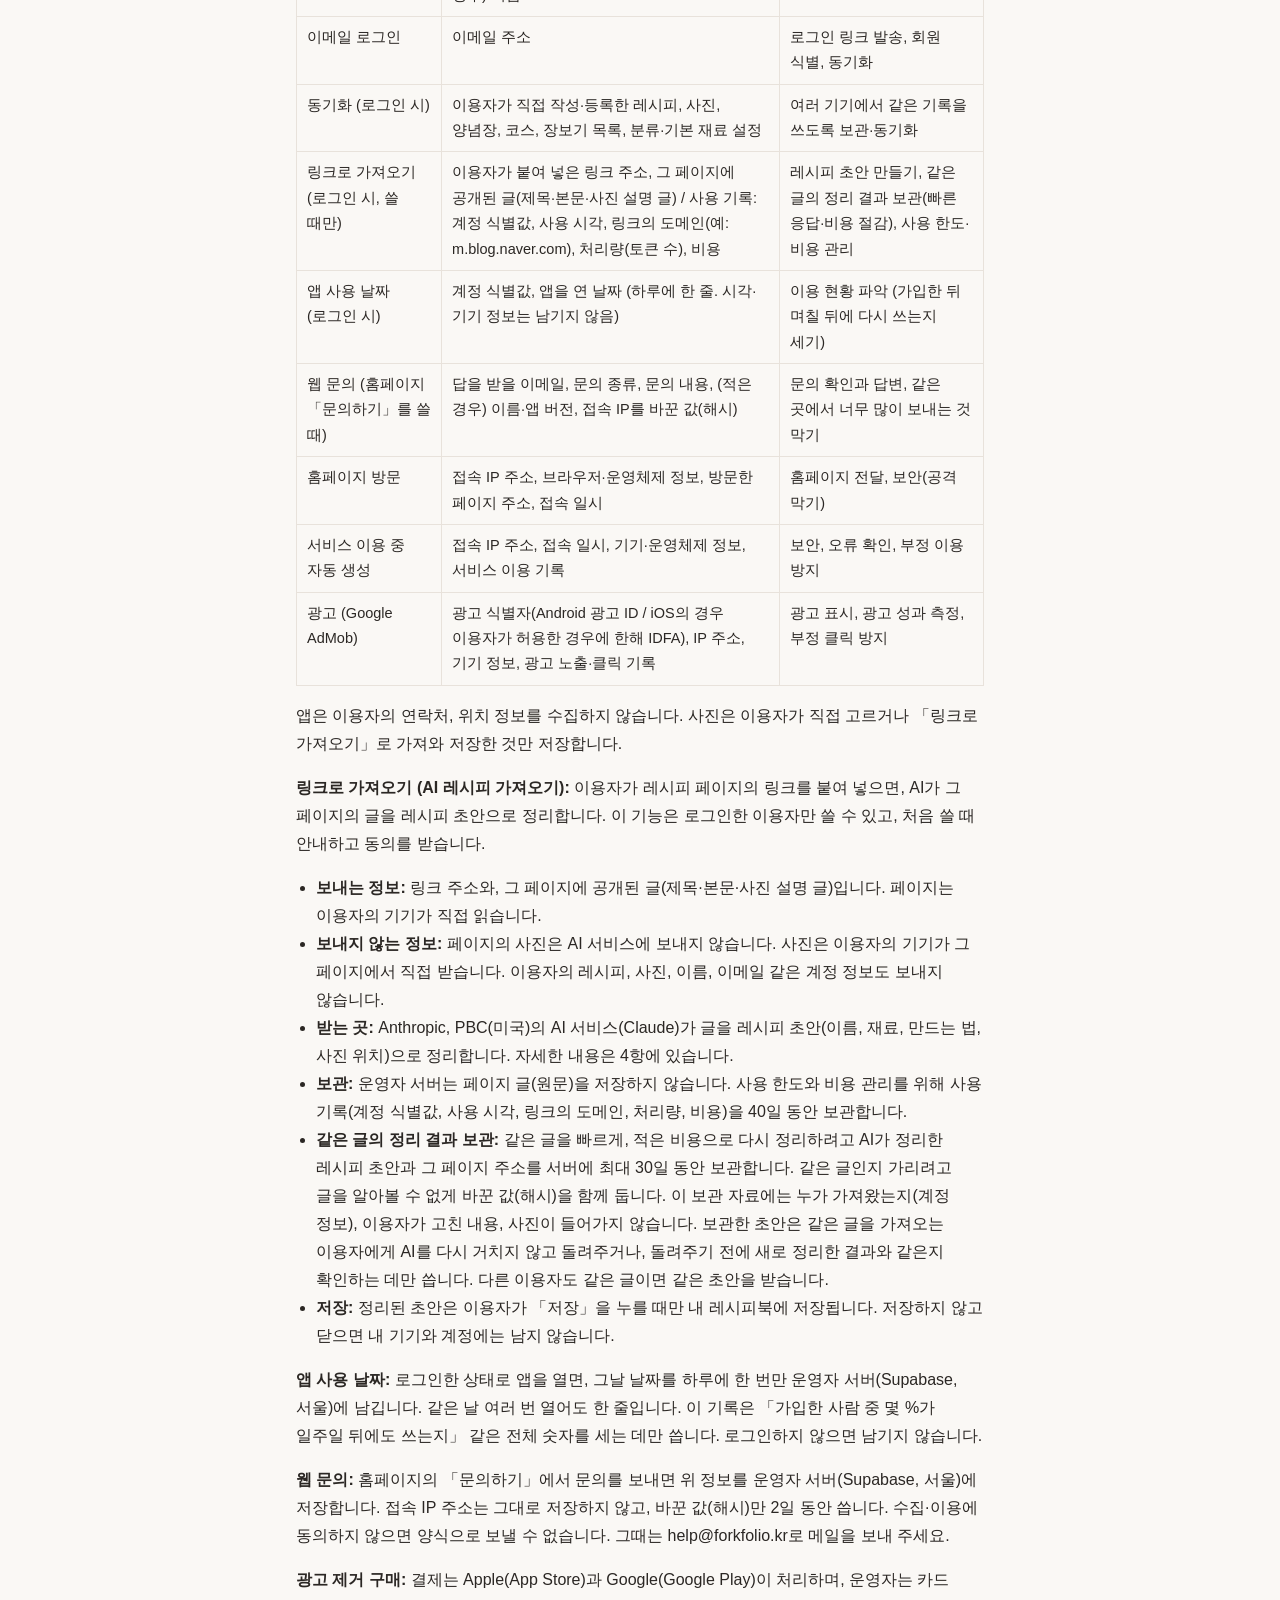
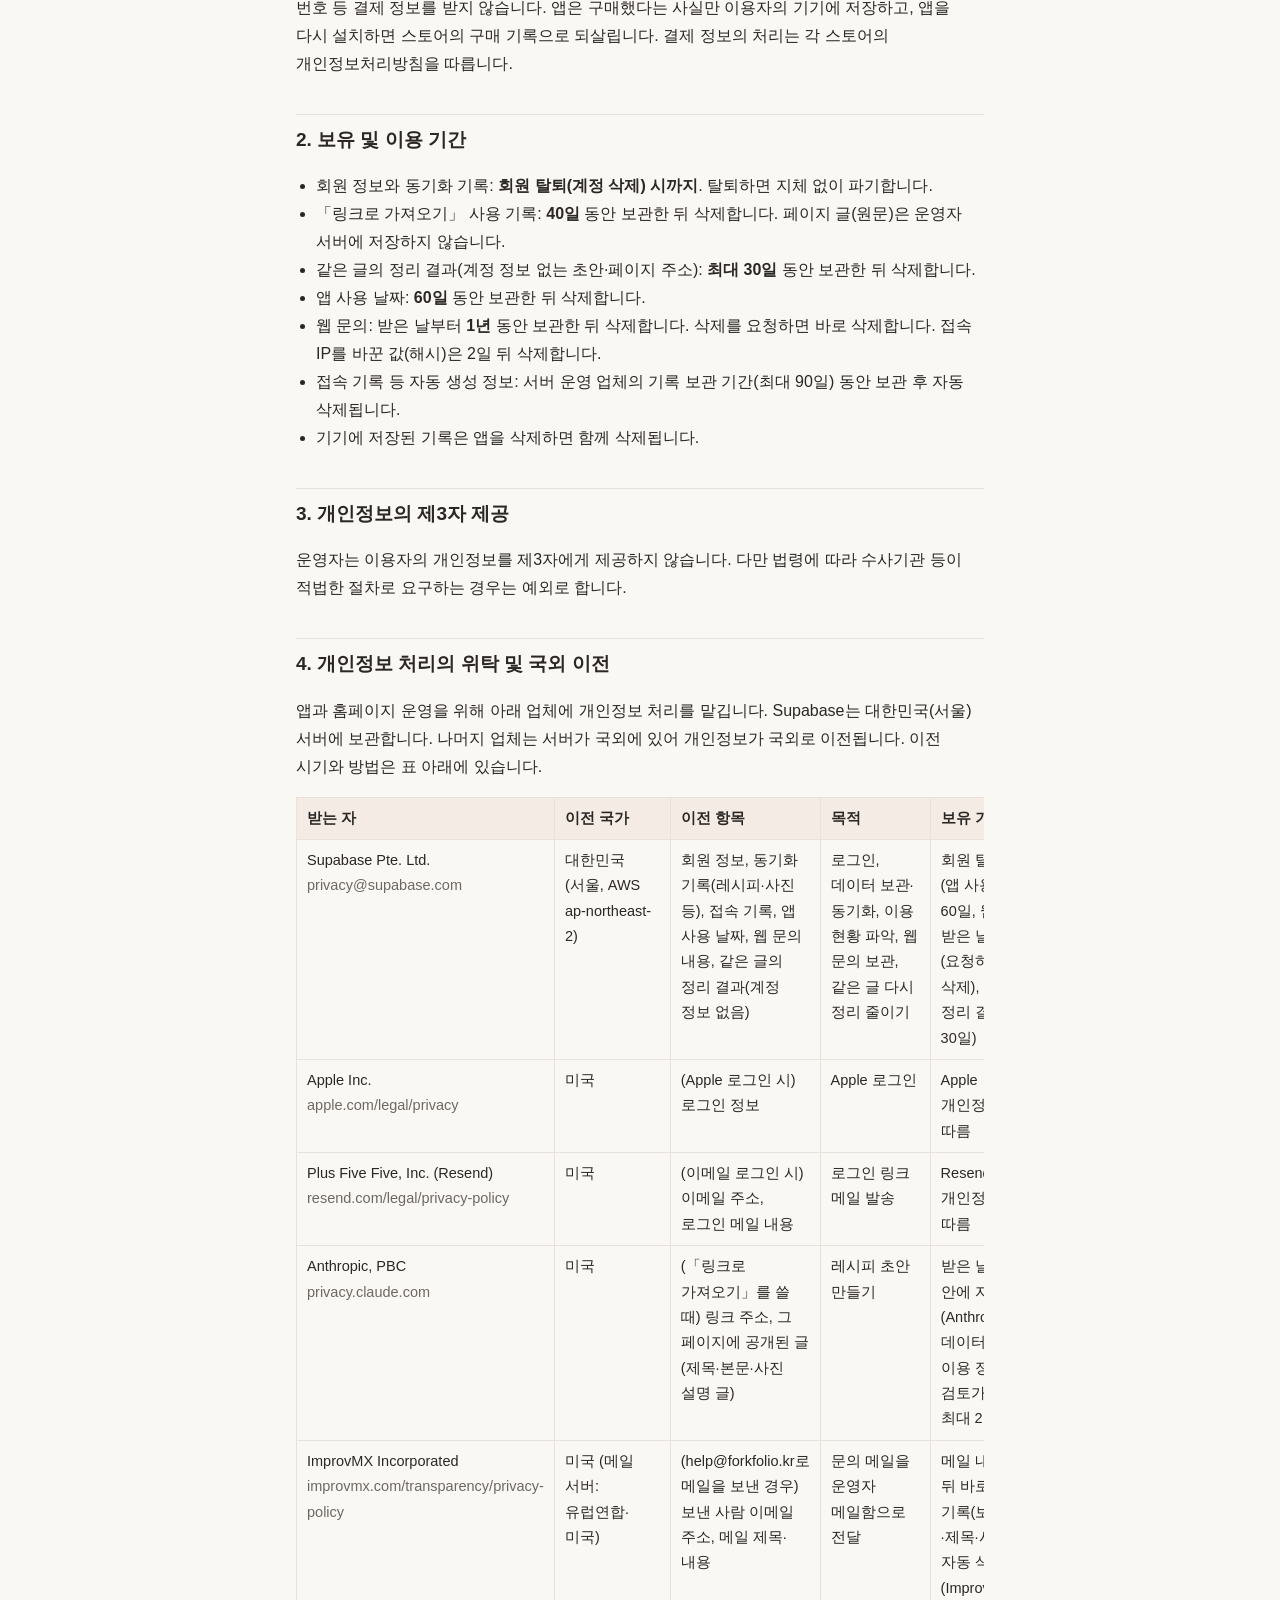
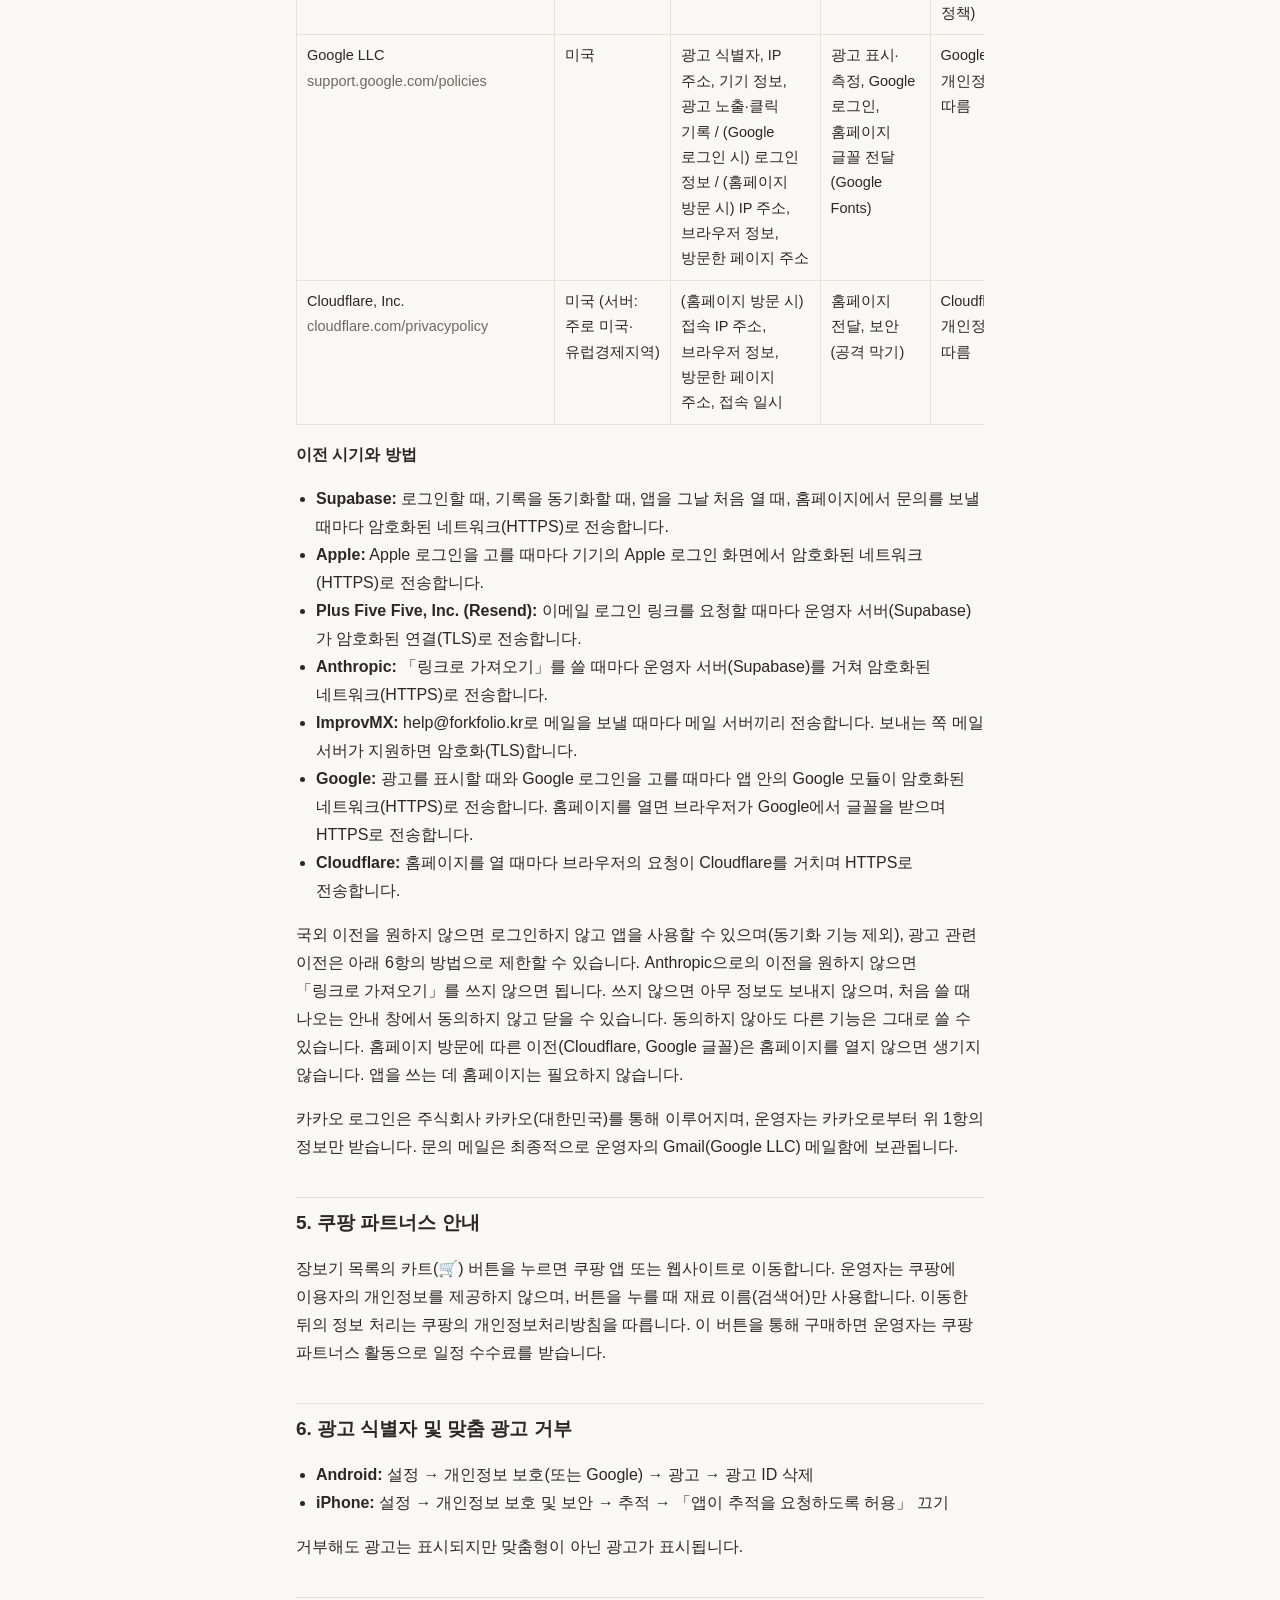
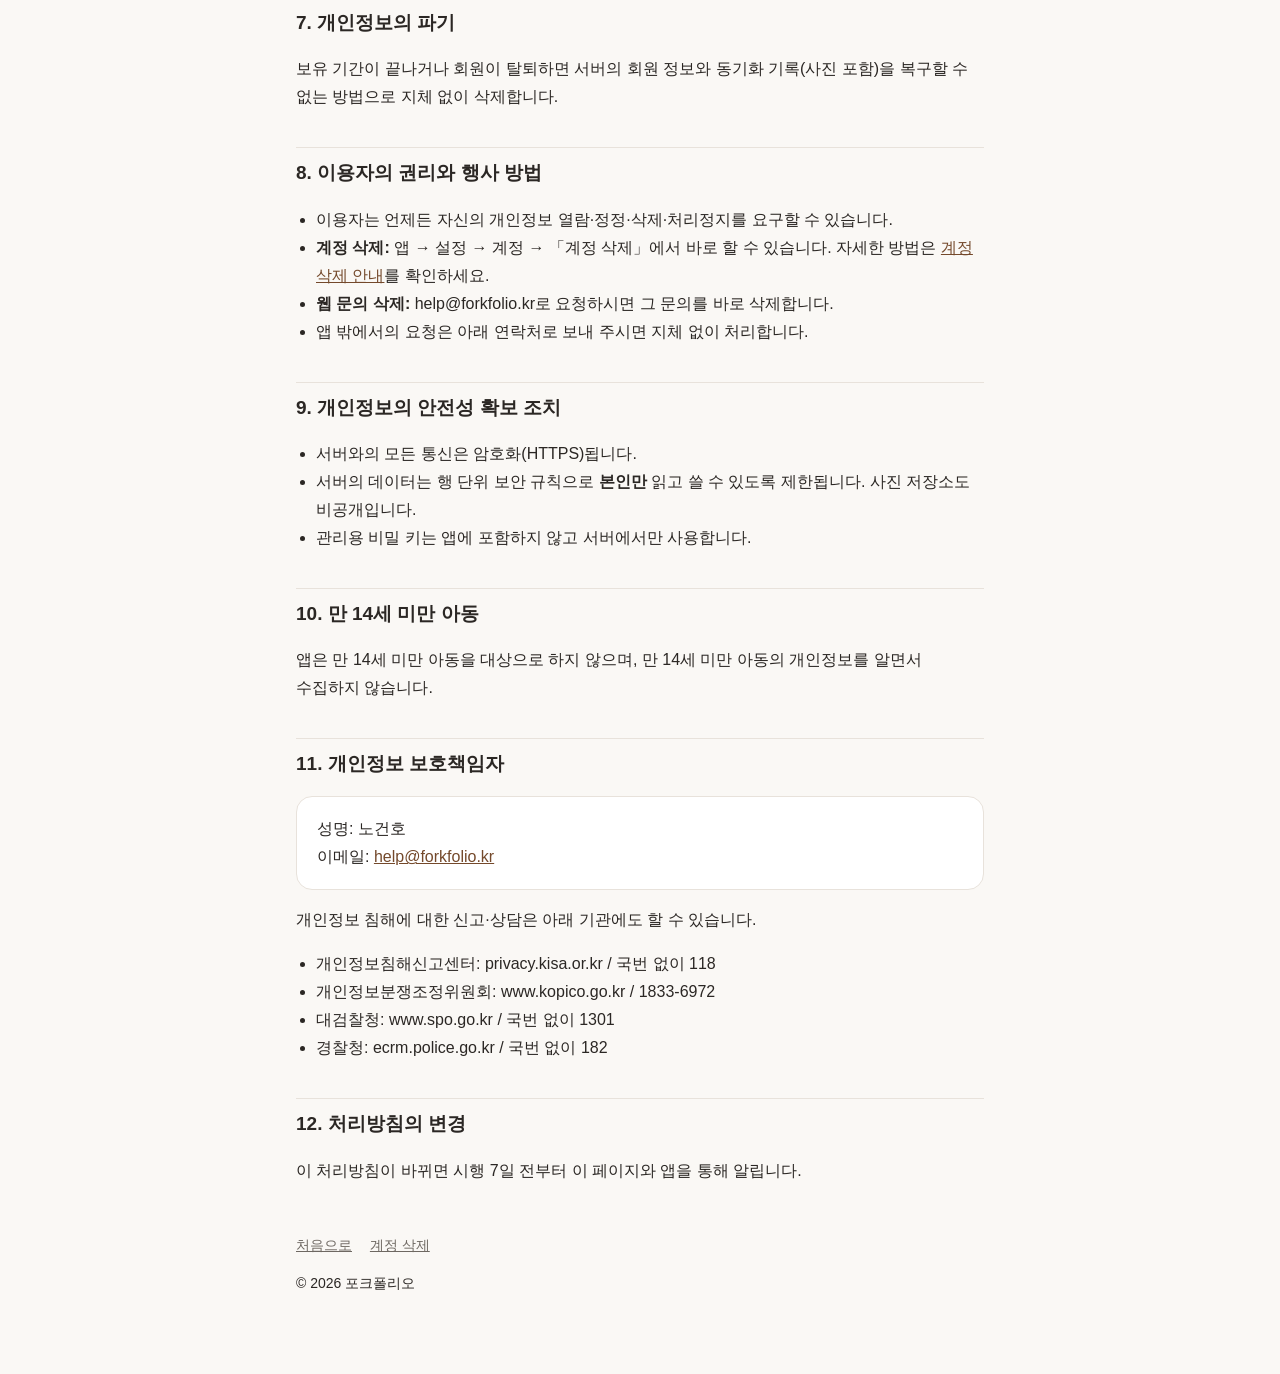
<file: privacy.html>
<!doctype html>
<html lang="ko">
<head>
<meta charset="utf-8">
<meta name="viewport" content="width=device-width, initial-scale=1">
<title>개인정보처리방침 · 포크폴리오</title>
<link rel="icon" href="favicon.png">
<link rel="preconnect" href="https://fonts.googleapis.com">
<link rel="stylesheet" href="https://fonts.googleapis.com/css2?family=Gaegu:wght@700&display=swap">
<link rel="stylesheet" href="style.css">
</head>
<body>
<div class="wrap">
<header class="site"><img src="icon.png" alt=""><a href="./">포크폴리오</a></header>

<h1>개인정보처리방침</h1>
<p class="sub">시행일: 2026년 10월 30일 (공고일: 2026년 10월 23일)</p>
<div class="note" id="notice"><b>개인정보처리방침 변경 안내 (2026년 10월 30일 시행)</b><br>
포크폴리오 개인정보처리방침이 2026년 10월 30일부터 아래와 같이 바뀝니다.<br>
· 홈페이지에 「문의하기」 양식을 추가합니다. 양식으로 받은 문의는 1년 동안 보관한 뒤 삭제합니다. 삭제를 요청하면 바로 삭제합니다. (1항, 2항, 4항, 8항)<br>
· 로그인한 경우, 앱을 연 날짜를 하루에 한 줄만 남깁니다. 시각과 기기 정보는 남기지 않고, 60일 뒤 삭제합니다. 앱을 며칠 뒤에 다시 쓰는지 세는 데만 씁니다. (1항, 2항, 4항)<br>
· 「링크로 가져오기」에서 같은 글을 여러 번 AI로 정리하지 않도록, AI가 정리한 초안과 페이지 주소를 계정 정보 없이 최대 30일 보관합니다. 고친 내용·사진·누가 가져왔는지는 저장하지 않습니다. (1항, 2항, 4항)<br>
· 홈페이지를 열 때 접속 정보를 받는 업체(Cloudflare, Google 글꼴)를 적습니다. (1항, 4항)<br>
· 업체 이름을 각 업체가 공개한 정식 이름으로 바로잡습니다(Supabase Pte. Ltd., Plus Five Five, Inc., ImprovMX Incorporated). 메일 전달 서비스 ImprovMX의 나라(미국)와 보관 기간을 적습니다. (4항)<br>
· 받는 업체마다 언제, 어떻게 보내는지 적습니다. (4항)<br>
앱을 쓰는 방법은 바뀌지 않습니다. 궁금한 점은 <a href="mailto:help@forkfolio.kr">help@forkfolio.kr</a>로 보내 주세요. (공고일: 2026년 10월 23일)<br>
<a href="privacy-20261028.html">이전 처리방침 (2026년 10월 28일 시행) 보기</a> · <a href="privacy-20261017.html">2026년 10월 17일 시행본 보기</a> · <a href="privacy-20261006.html">2026년 10월 6일 시행본 보기</a></div>

<p>노건호(이하 "운영자")은 레시피북 앱 「포크폴리오」(이하 "앱")와 홈페이지 forkfolio.kr(이하 "홈페이지")를 이용하는 분의 개인정보를 「개인정보 보호법」 등 관련 법령에 따라 처리하며, 다음과 같이 처리방침을 둡니다.</p>

<div class="note"><b>요약</b><br>
· 로그인하지 않으면 레시피·사진 등 모든 기록은 <b>내 폰에만</b> 저장되고 운영자에게 전송되지 않습니다.<br>
· 로그인하면 여러 기기 동기화를 위해 기록이 서버(Supabase)에 보관됩니다. 앱을 연 날짜도 하루 한 줄씩 60일 동안 보관합니다.<br>
· 「링크로 가져오기」를 쓰면 링크 주소와 그 페이지의 글이 AI 서비스(Anthropic, 미국)로 전송됩니다. 내 레시피·사진·계정 정보는 보내지 않습니다.<br>
· 앱 하단에 광고(Google AdMob)가 표시되며, 광고를 위해 광고 식별자 등이 Google에 전달될 수 있습니다.<br>
· 앱 안에서 언제든 계정과 서버의 기록을 삭제할 수 있습니다.</div>

<h2>1. 처리하는 개인정보와 목적</h2>
<table>
<tr><th>구분</th><th>항목</th><th>목적</th></tr>
<tr><td>로그인하지 않고 사용</td><td>없음 (모든 기록은 기기 안에만 저장)</td><td>—</td></tr>
<tr><td>카카오 로그인</td><td>카카오 계정 식별값, 닉네임, (선택 동의 시) 프로필 사진 주소·이메일</td><td>회원 식별, 로그인, 동기화</td></tr>
<tr><td>Google 로그인</td><td>Google 계정 식별값, 이메일, 이름, 프로필 사진 주소</td><td>회원 식별, 로그인, 동기화</td></tr>
<tr><td>Apple 로그인</td><td>Apple 계정 식별값, 이메일(이용자가 「나의 이메일 가리기」를 고르면 Apple이 만든 대리 이메일), (처음 로그인할 때 이용자가 공유한 경우) 이름</td><td>회원 식별, 로그인, 동기화</td></tr>
<tr><td>이메일 로그인</td><td>이메일 주소</td><td>로그인 링크 발송, 회원 식별, 동기화</td></tr>
<tr><td>동기화 (로그인 시)</td><td>이용자가 직접 작성·등록한 레시피, 사진, 양념장, 코스, 장보기 목록, 분류·기본 재료 설정</td><td>여러 기기에서 같은 기록을 쓰도록 보관·동기화</td></tr>
<tr><td>링크로 가져오기 (로그인 시, 쓸 때만)</td><td>이용자가 붙여 넣은 링크 주소, 그 페이지에 공개된 글(제목·본문·사진 설명 글) / 사용 기록: 계정 식별값, 사용 시각, 링크의 도메인(예: m.blog.naver.com), 처리량(토큰 수), 비용</td><td>레시피 초안 만들기, 같은 글의 정리 결과 보관(빠른 응답·비용 절감), 사용 한도·비용 관리</td></tr>
<tr><td>앱 사용 날짜 (로그인 시)</td><td>계정 식별값, 앱을 연 날짜 (하루에 한 줄. 시각·기기 정보는 남기지 않음)</td><td>이용 현황 파악 (가입한 뒤 며칠 뒤에 다시 쓰는지 세기)</td></tr>
<tr><td>웹 문의 (홈페이지 「문의하기」를 쓸 때)</td><td>답을 받을 이메일, 문의 종류, 문의 내용, (적은 경우) 이름·앱 버전, 접속 IP를 바꾼 값(해시)</td><td>문의 확인과 답변, 같은 곳에서 너무 많이 보내는 것 막기</td></tr>
<tr><td>홈페이지 방문</td><td>접속 IP 주소, 브라우저·운영체제 정보, 방문한 페이지 주소, 접속 일시</td><td>홈페이지 전달, 보안(공격 막기)</td></tr>
<tr><td>서비스 이용 중 자동 생성</td><td>접속 IP 주소, 접속 일시, 기기·운영체제 정보, 서비스 이용 기록</td><td>보안, 오류 확인, 부정 이용 방지</td></tr>
<tr><td>광고 (Google AdMob)</td><td>광고 식별자(Android 광고 ID / iOS의 경우 이용자가 허용한 경우에 한해 IDFA), IP 주소, 기기 정보, 광고 노출·클릭 기록</td><td>광고 표시, 광고 성과 측정, 부정 클릭 방지</td></tr>
</table>
<p>앱은 이용자의 연락처, 위치 정보를 수집하지 않습니다. 사진은 이용자가 직접 고르거나 「링크로 가져오기」로 가져와 저장한 것만 저장합니다.</p>
<p><b>링크로 가져오기 (AI 레시피 가져오기):</b> 이용자가 레시피 페이지의 링크를 붙여 넣으면, AI가 그 페이지의 글을 레시피 초안으로 정리합니다. 이 기능은 로그인한 이용자만 쓸 수 있고, 처음 쓸 때 안내하고 동의를 받습니다.</p>
<ul>
<li><b>보내는 정보:</b> 링크 주소와, 그 페이지에 공개된 글(제목·본문·사진 설명 글)입니다. 페이지는 이용자의 기기가 직접 읽습니다.</li>
<li><b>보내지 않는 정보:</b> 페이지의 사진은 AI 서비스에 보내지 않습니다. 사진은 이용자의 기기가 그 페이지에서 직접 받습니다. 이용자의 레시피, 사진, 이름, 이메일 같은 계정 정보도 보내지 않습니다.</li>
<li><b>받는 곳:</b> Anthropic, PBC(미국)의 AI 서비스(Claude)가 글을 레시피 초안(이름, 재료, 만드는 법, 사진 위치)으로 정리합니다. 자세한 내용은 4항에 있습니다.</li>
<li><b>보관:</b> 운영자 서버는 페이지 글(원문)을 저장하지 않습니다. 사용 한도와 비용 관리를 위해 사용 기록(계정 식별값, 사용 시각, 링크의 도메인, 처리량, 비용)을 40일 동안 보관합니다.</li>
<li><b>같은 글의 정리 결과 보관:</b> 같은 글을 빠르게, 적은 비용으로 다시 정리하려고 AI가 정리한 레시피 초안과 그 페이지 주소를 서버에 최대 30일 동안 보관합니다. 같은 글인지 가리려고 글을 알아볼 수 없게 바꾼 값(해시)을 함께 둡니다. 이 보관 자료에는 누가 가져왔는지(계정 정보), 이용자가 고친 내용, 사진이 들어가지 않습니다. 보관한 초안은 같은 글을 가져오는 이용자에게 AI를 다시 거치지 않고 돌려주거나, 돌려주기 전에 새로 정리한 결과와 같은지 확인하는 데만 씁니다. 다른 이용자도 같은 글이면 같은 초안을 받습니다.</li>
<li><b>저장:</b> 정리된 초안은 이용자가 「저장」을 누를 때만 내 레시피북에 저장됩니다. 저장하지 않고 닫으면 내 기기와 계정에는 남지 않습니다.</li>
</ul>
<p><b>앱 사용 날짜:</b> 로그인한 상태로 앱을 열면, 그날 날짜를 하루에 한 번만 운영자 서버(Supabase, 서울)에 남깁니다. 같은 날 여러 번 열어도 한 줄입니다. 이 기록은 「가입한 사람 중 몇 %가 일주일 뒤에도 쓰는지」 같은 전체 숫자를 세는 데만 씁니다. 로그인하지 않으면 남기지 않습니다.</p>
<p><b>웹 문의:</b> 홈페이지의 「문의하기」에서 문의를 보내면 위 정보를 운영자 서버(Supabase, 서울)에 저장합니다. 접속 IP 주소는 그대로 저장하지 않고, 바꾼 값(해시)만 2일 동안 씁니다. 수집·이용에 동의하지 않으면 양식으로 보낼 수 없습니다. 그때는 help@forkfolio.kr로 메일을 보내 주세요.</p>
<p><b>광고 제거 구매:</b> 결제는 Apple(App Store)과 Google(Google Play)이 처리하며, 운영자는 카드 번호 등 결제 정보를 받지 않습니다. 앱은 구매했다는 사실만 이용자의 기기에 저장하고, 앱을 다시 설치하면 스토어의 구매 기록으로 되살립니다. 결제 정보의 처리는 각 스토어의 개인정보처리방침을 따릅니다.</p>

<h2>2. 보유 및 이용 기간</h2>
<ul>
<li>회원 정보와 동기화 기록: <b>회원 탈퇴(계정 삭제) 시까지</b>. 탈퇴하면 지체 없이 파기합니다.</li>
<li>「링크로 가져오기」 사용 기록: <b>40일</b> 동안 보관한 뒤 삭제합니다. 페이지 글(원문)은 운영자 서버에 저장하지 않습니다.</li>
<li>같은 글의 정리 결과(계정 정보 없는 초안·페이지 주소): <b>최대 30일</b> 동안 보관한 뒤 삭제합니다.</li>
<li>앱 사용 날짜: <b>60일</b> 동안 보관한 뒤 삭제합니다.</li>
<li>웹 문의: 받은 날부터 <b>1년</b> 동안 보관한 뒤 삭제합니다. 삭제를 요청하면 바로 삭제합니다. 접속 IP를 바꾼 값(해시)은 2일 뒤 삭제합니다.</li>
<li>접속 기록 등 자동 생성 정보: 서버 운영 업체의 기록 보관 기간(최대 90일) 동안 보관 후 자동 삭제됩니다.</li>
<li>기기에 저장된 기록은 앱을 삭제하면 함께 삭제됩니다.</li>
</ul>

<h2>3. 개인정보의 제3자 제공</h2>
<p>운영자는 이용자의 개인정보를 제3자에게 제공하지 않습니다. 다만 법령에 따라 수사기관 등이 적법한 절차로 요구하는 경우는 예외로 합니다.</p>

<h2>4. 개인정보 처리의 위탁 및 국외 이전</h2>
<p>앱과 홈페이지 운영을 위해 아래 업체에 개인정보 처리를 맡깁니다. Supabase는 대한민국(서울) 서버에 보관합니다. 나머지 업체는 서버가 국외에 있어 개인정보가 국외로 이전됩니다. 이전 시기와 방법은 표 아래에 있습니다.</p>
<table>
<tr><th>받는 자</th><th>이전 국가</th><th>이전 항목</th><th>목적</th><th>보유 기간</th></tr>
<tr><td>Supabase Pte. Ltd.<br><span class="sub">privacy@supabase.com</span></td><td>대한민국 (서울, AWS ap-northeast-2)</td><td>회원 정보, 동기화 기록(레시피·사진 등), 접속 기록, 앱 사용 날짜, 웹 문의 내용, 같은 글의 정리 결과(계정 정보 없음)</td><td>로그인, 데이터 보관·동기화, 이용 현황 파악, 웹 문의 보관, 같은 글 다시 정리 줄이기</td><td>회원 탈퇴 시까지 (앱 사용 날짜는 60일, 웹 문의는 받은 날부터 1년(요청하면 바로 삭제), 같은 글의 정리 결과는 최대 30일)</td></tr>
<tr><td>Apple Inc.<br><span class="sub">apple.com/legal/privacy</span></td><td>미국</td><td>(Apple 로그인 시) 로그인 정보</td><td>Apple 로그인</td><td>Apple 개인정보처리방침에 따름</td></tr>
<tr><td>Plus Five Five, Inc. (Resend)<br><span class="sub">resend.com/legal/privacy-policy</span></td><td>미국</td><td>(이메일 로그인 시) 이메일 주소, 로그인 메일 내용</td><td>로그인 링크 메일 발송</td><td>Resend 개인정보처리방침에 따름</td></tr>
<tr><td>Anthropic, PBC<br><span class="sub">privacy.claude.com</span></td><td>미국</td><td>(「링크로 가져오기」를 쓸 때) 링크 주소, 그 페이지에 공개된 글(제목·본문·사진 설명 글)</td><td>레시피 초안 만들기</td><td>받은 날부터 30일 안에 자동 삭제 (Anthropic API 데이터 보관 정책. 이용 정책 위반 검토가 필요한 경우 최대 2년)</td></tr>
<tr><td>ImprovMX Incorporated<br><span class="sub">improvmx.com/transparency/privacy-policy</span></td><td>미국 (메일 서버: 유럽연합·미국)</td><td>(help@forkfolio.kr로 메일을 보낸 경우) 보낸 사람 이메일 주소, 메일 제목·내용</td><td>문의 메일을 운영자 메일함으로 전달</td><td>메일 내용: 전달한 뒤 바로 삭제. 전달 기록(보낸 사람 주소·제목·시각): 7일 뒤 자동 삭제 (ImprovMX 공개 정책)</td></tr>
<tr><td>Google LLC<br><span class="sub">support.google.com/policies</span></td><td>미국</td><td>광고 식별자, IP 주소, 기기 정보, 광고 노출·클릭 기록 / (Google 로그인 시) 로그인 정보 / (홈페이지 방문 시) IP 주소, 브라우저 정보, 방문한 페이지 주소</td><td>광고 표시·측정, Google 로그인, 홈페이지 글꼴 전달(Google Fonts)</td><td>Google 개인정보처리방침에 따름</td></tr>
<tr><td>Cloudflare, Inc.<br><span class="sub">cloudflare.com/privacypolicy</span></td><td>미국 (서버: 주로 미국·유럽경제지역)</td><td>(홈페이지 방문 시) 접속 IP 주소, 브라우저 정보, 방문한 페이지 주소, 접속 일시</td><td>홈페이지 전달, 보안(공격 막기)</td><td>Cloudflare 개인정보처리방침에 따름</td></tr>
</table>
<p><b>이전 시기와 방법</b></p>
<ul>
<li><b>Supabase:</b> 로그인할 때, 기록을 동기화할 때, 앱을 그날 처음 열 때, 홈페이지에서 문의를 보낼 때마다 암호화된 네트워크(HTTPS)로 전송합니다.</li>
<li><b>Apple:</b> Apple 로그인을 고를 때마다 기기의 Apple 로그인 화면에서 암호화된 네트워크(HTTPS)로 전송합니다.</li>
<li><b>Plus Five Five, Inc. (Resend):</b> 이메일 로그인 링크를 요청할 때마다 운영자 서버(Supabase)가 암호화된 연결(TLS)로 전송합니다.</li>
<li><b>Anthropic:</b> 「링크로 가져오기」를 쓸 때마다 운영자 서버(Supabase)를 거쳐 암호화된 네트워크(HTTPS)로 전송합니다.</li>
<li><b>ImprovMX:</b> help@forkfolio.kr로 메일을 보낼 때마다 메일 서버끼리 전송합니다. 보내는 쪽 메일 서버가 지원하면 암호화(TLS)합니다.</li>
<li><b>Google:</b> 광고를 표시할 때와 Google 로그인을 고를 때마다 앱 안의 Google 모듈이 암호화된 네트워크(HTTPS)로 전송합니다. 홈페이지를 열면 브라우저가 Google에서 글꼴을 받으며 HTTPS로 전송합니다.</li>
<li><b>Cloudflare:</b> 홈페이지를 열 때마다 브라우저의 요청이 Cloudflare를 거치며 HTTPS로 전송합니다.</li>
</ul>
<p>국외 이전을 원하지 않으면 로그인하지 않고 앱을 사용할 수 있으며(동기화 기능 제외), 광고 관련 이전은 아래 6항의 방법으로 제한할 수 있습니다. Anthropic으로의 이전을 원하지 않으면 「링크로 가져오기」를 쓰지 않으면 됩니다. 쓰지 않으면 아무 정보도 보내지 않으며, 처음 쓸 때 나오는 안내 창에서 동의하지 않고 닫을 수 있습니다. 동의하지 않아도 다른 기능은 그대로 쓸 수 있습니다. 홈페이지 방문에 따른 이전(Cloudflare, Google 글꼴)은 홈페이지를 열지 않으면 생기지 않습니다. 앱을 쓰는 데 홈페이지는 필요하지 않습니다.</p>
<p>카카오 로그인은 주식회사 카카오(대한민국)를 통해 이루어지며, 운영자는 카카오로부터 위 1항의 정보만 받습니다. 문의 메일은 최종적으로 운영자의 Gmail(Google LLC) 메일함에 보관됩니다.</p>

<h2>5. 쿠팡 파트너스 안내</h2>
<p>장보기 목록의 카트(🛒) 버튼을 누르면 쿠팡 앱 또는 웹사이트로 이동합니다. 운영자는 쿠팡에 이용자의 개인정보를 제공하지 않으며, 버튼을 누를 때 재료 이름(검색어)만 사용합니다. 이동한 뒤의 정보 처리는 쿠팡의 개인정보처리방침을 따릅니다. 이 버튼을 통해 구매하면 운영자는 쿠팡 파트너스 활동으로 일정 수수료를 받습니다.</p>

<h2>6. 광고 식별자 및 맞춤 광고 거부</h2>
<ul>
<li><b>Android:</b> 설정 → 개인정보 보호(또는 Google) → 광고 → 광고 ID 삭제</li>
<li><b>iPhone:</b> 설정 → 개인정보 보호 및 보안 → 추적 → 「앱이 추적을 요청하도록 허용」 끄기</li>
</ul>
<p>거부해도 광고는 표시되지만 맞춤형이 아닌 광고가 표시됩니다.</p>

<h2>7. 개인정보의 파기</h2>
<p>보유 기간이 끝나거나 회원이 탈퇴하면 서버의 회원 정보와 동기화 기록(사진 포함)을 복구할 수 없는 방법으로 지체 없이 삭제합니다.</p>

<h2>8. 이용자의 권리와 행사 방법</h2>
<ul>
<li>이용자는 언제든 자신의 개인정보 열람·정정·삭제·처리정지를 요구할 수 있습니다.</li>
<li><b>계정 삭제:</b> 앱 → 설정 → 계정 → 「계정 삭제」에서 바로 할 수 있습니다. 자세한 방법은 <a href="delete-account.html">계정 삭제 안내</a>를 확인하세요.</li>
<li><b>웹 문의 삭제:</b> help@forkfolio.kr로 요청하시면 그 문의를 바로 삭제합니다.</li>
<li>앱 밖에서의 요청은 아래 연락처로 보내 주시면 지체 없이 처리합니다.</li>
</ul>

<h2>9. 개인정보의 안전성 확보 조치</h2>
<ul>
<li>서버와의 모든 통신은 암호화(HTTPS)됩니다.</li>
<li>서버의 데이터는 행 단위 보안 규칙으로 <b>본인만</b> 읽고 쓸 수 있도록 제한됩니다. 사진 저장소도 비공개입니다.</li>
<li>관리용 비밀 키는 앱에 포함하지 않고 서버에서만 사용합니다.</li>
</ul>

<h2>10. 만 14세 미만 아동</h2>
<p>앱은 만 14세 미만 아동을 대상으로 하지 않으며, 만 14세 미만 아동의 개인정보를 알면서 수집하지 않습니다.</p>

<h2>11. 개인정보 보호책임자</h2>
<div class="card">
성명: 노건호<br>
이메일: <a href="mailto:help@forkfolio.kr">help@forkfolio.kr</a>
</div>
<p>개인정보 침해에 대한 신고·상담은 아래 기관에도 할 수 있습니다.</p>
<ul>
<li>개인정보침해신고센터: privacy.kisa.or.kr / 국번 없이 118</li>
<li>개인정보분쟁조정위원회: www.kopico.go.kr / 1833-6972</li>
<li>대검찰청: www.spo.go.kr / 국번 없이 1301</li>
<li>경찰청: ecrm.police.go.kr / 국번 없이 182</li>
</ul>

<h2>12. 처리방침의 변경</h2>
<p>이 처리방침이 바뀌면 시행 7일 전부터 이 페이지와 앱을 통해 알립니다.</p>

<footer>
  <a href="./">처음으로</a>
  <a href="delete-account.html">계정 삭제</a>
  <p>© 2026 포크폴리오</p>
</footer>
</div>
</body>
</html>
</file>
<file: home.css>
/* 포크폴리오 홈: 광고 영상을 스크롤로 펼친 페이지.
   색은 앱·광고와 같은 간장색 한 가지 + 크림색 바탕 (다크 모드에서도 밝게 유지) */
:root {
  --soy: #74492b;
  --soy-deep: #5a3720;
  --soy-soft: #f1e6da;
  --cream: #faf6ef;
  --paper: #fffdf8;
  --ink: #2b2622;
  --sub: #7a6f66;
  --line: #e8dfd3;
  --rule: #e9e1d4;
  --margin: #e8b4a8;
  --nav-h: 60px;
  color-scheme: light;
}
* { box-sizing: border-box; }
html { scroll-behavior: smooth; -webkit-text-size-adjust: 100%; }
body {
  margin: 0;
  background: var(--cream);
  color: var(--ink);
  font-family: "NanumSquareRound", -apple-system, BlinkMacSystemFont, "Apple SD Gothic Neo", "Malgun Gothic", sans-serif;
  font-size: 17px;
  line-height: 1.7;
  word-break: keep-all;
  overflow-wrap: break-word;
  overflow-x: clip;
}
img, video { display: block; max-width: 100%; }
a { color: var(--soy); }
.gaegu, h1, .brand-name, .story h3 em, .send h2, .get h2, .sec-title { font-family: "Gaegu", "NanumSquareRound", sans-serif; font-weight: 700; }

/* ─── 위쪽 메뉴 ─── */
.nav {
  position: fixed; inset: 0 0 auto 0; z-index: 50; height: var(--nav-h);
  display: flex; align-items: center; justify-content: space-between;
  padding: 0 max(16px, calc((100vw - 1160px) / 2));
  transition: background .3s, box-shadow .3s;
}
.nav.solid { background: rgba(250, 246, 239, .86); backdrop-filter: blur(14px); -webkit-backdrop-filter: blur(14px); box-shadow: 0 1px 0 var(--line); }
.brand { display: flex; align-items: center; gap: 8px; color: #fff; text-decoration: none; font-family: "Gaegu", sans-serif; font-weight: 700; font-size: 26px; transition: color .3s; }
.brand img { width: 32px; height: 32px; border-radius: 9px; }
.nav.solid .brand { color: var(--ink); }
.nav-links { display: flex; gap: 20px; align-items: center; font-size: 15px; }
.nav-links a { color: rgba(255, 255, 255, .9); text-decoration: none; transition: color .3s; }
.nav.solid .nav-links a { color: var(--sub); }
.nav-links .nav-cta, .nav.solid .nav-links .nav-cta { color: #fff; background: var(--soy); padding: 7px 16px; border-radius: 999px; font-weight: 800; }
@media (max-width: 560px) { .nav-links a:not(.nav-cta) { display: none; } }

/* ─── ① 오늘 저녁 뭐 해 먹지? ─── */
.hook { position: relative; height: 100vh; min-height: 560px; background: var(--soy-deep); }
.hook-stick { position: relative; height: 100%; overflow: hidden; }
.wall { position: absolute; inset: 0; overflow: hidden; display: flex; flex-direction: column; justify-content: center; gap: 16px; transform: scale(calc(1 + var(--p, 0) * .08)); }
.wall-row { display: flex; gap: 16px; width: max-content; animation: slide 60s linear infinite; }
.wall-row.rev { animation-direction: reverse; animation-duration: 70s; }
.wall-row img { width: clamp(150px, 19vw, 260px); aspect-ratio: 1; object-fit: cover; border-radius: 28px; }
@keyframes slide { to { transform: translateX(-50%); } }
.hook-shade { position: absolute; inset: 0; background: radial-gradient(ellipse at center, rgba(58, 34, 18, .55), rgba(58, 34, 18, .82)); opacity: calc(.85 + var(--p, 0) * .15); }
.hook-text { position: absolute; inset: 0; display: flex; flex-direction: column; align-items: center; justify-content: center; text-align: center; color: #fff; padding: 0 16px;
  transform: translateY(calc(var(--p, 0) * 80px)); opacity: calc(1 - var(--p, 0) * 1.2); }
.hook h1 { font-size: clamp(64px, 12vw, 168px); line-height: 1.02; margin: 0; letter-spacing: -.01em; text-shadow: 0 6px 40px rgba(0, 0, 0, .35); }
.hook-text p { font-size: clamp(17px, 2vw, 22px); margin: 22px 0 0; opacity: .92; }
.scroll-hint { position: absolute; left: 50%; bottom: 28px; width: 28px; height: 44px; margin-left: -14px; border: 2px solid rgba(255, 255, 255, .7); border-radius: 16px; opacity: calc(1 - var(--p, 0) * 4); }
.scroll-hint span { position: absolute; left: 50%; top: 8px; width: 4px; height: 8px; margin-left: -2px; border-radius: 2px; background: #fff; animation: hint 1.6s ease-in-out infinite; }
@keyframes hint { 50% { transform: translateY(12px); opacity: .3; } }

/* ─── ② 브랜드 (광고의 공책 장면) ─── */
.brand-sec { padding: 120px 16px; background: var(--cream); }
.note-paper {
  max-width: 760px; margin: 0 auto; padding: 72px 24px 64px; text-align: center; border-radius: 36px;
  background:
    linear-gradient(90deg, transparent 54px, var(--margin) 54px, var(--margin) 56px, transparent 56px),
    repeating-linear-gradient(var(--paper) 0 39px, var(--rule) 39px 40px);
  box-shadow: 0 30px 80px rgba(90, 55, 32, .12), 0 0 0 1px var(--line);
}
.brand-icon { margin: 0 auto 14px; border-radius: 28px; box-shadow: 0 12px 30px rgba(90, 55, 32, .18); }
.brand-name { font-size: clamp(64px, 10vw, 112px); line-height: 1; margin: 8px 0 4px; color: var(--ink); }
.brand-sub { font-size: clamp(19px, 2.4vw, 24px); color: var(--soy); font-weight: 800; margin: 0 0 30px; }
.brand-free { font-size: 14px; color: var(--sub); margin: 16px 0 0; }

/* 스토어 버튼 */
.stores { display: flex; flex-wrap: wrap; justify-content: center; gap: 10px; }
.store { display: inline-flex; flex-direction: column; justify-content: center; align-items: center; min-width: 160px; padding: 11px 22px; border-radius: 16px; background: var(--ink); color: #fff; text-decoration: none; line-height: 1.25; text-align: center; }
.store small { font-size: 12px; opacity: .75; }
.store b { font-size: 20px; }
.store.soon { background: var(--soy-soft); color: var(--soy); cursor: default; }

/* ─── ③ 기능 5개 (차례대로) ─── */
.story { max-width: 1100px; margin: 0 auto; padding: 40px 24px 60px; }
.feat { display: grid; grid-template-columns: 1.1fr .9fr; gap: 56px; align-items: center; padding: 56px 0; }
.feat.rev .feat-copy { order: 2; }
.no { display: inline-block; font-weight: 800; font-size: 15px; color: var(--soy); background: var(--soy-soft); padding: 3px 12px; border-radius: 999px; }
.feat h3 { font-size: clamp(26px, 3.2vw, 38px); line-height: 1.3; margin: 16px 0 14px; font-weight: 800; }
.feat h3 em { font-style: normal; font-size: 1.32em; color: var(--soy); background: linear-gradient(transparent 62%, rgba(116, 73, 43, .16) 62%); }
.feat-copy p { font-size: 18px; color: var(--sub); margin: 0; max-width: 28em; }
.feat-phone { display: flex; justify-content: center; }
.feat-phone.reveal { transition-delay: .1s; }
.phone { position: relative; width: min(300px, 70vw); aspect-ratio: 520 / 1130; border-radius: 44px; padding: 10px; background: #1d1714; box-shadow: 0 40px 90px rgba(60, 35, 15, .25), inset 0 0 0 2px #3a302a; }
.phone video { width: 100%; height: 100%; object-fit: cover; border-radius: 35px; background: #f6f2ec; }
@media (max-width: 820px) {
  .feat { grid-template-columns: 1fr; gap: 24px; padding: 40px 0; text-align: center; }
  .feat.rev .feat-copy { order: 0; }
  .feat-copy p { margin: 0 auto; font-size: 16px; }
  .phone { width: min(250px, 64vw); border-radius: 36px; padding: 8px; }
  .phone video { border-radius: 29px; }
}

/* ─── ④ 종이비행기 ─── */
.send { background: var(--soy); color: #fff; padding: 120px 16px; overflow: hidden; }
.send-in { max-width: 1060px; margin: 0 auto; display: grid; grid-template-columns: 1fr auto; gap: 56px; align-items: center; }
.eyebrow { font-weight: 800; color: #f3d3b6; margin: 0 0 8px; }
.send h2 { font-size: clamp(48px, 6.4vw, 84px); line-height: 1.08; margin: 0 0 20px; }
.send-copy p:last-child { font-size: 19px; opacity: .88; max-width: 26em; }
.send-video video { width: min(340px, 70vw); aspect-ratio: 9 / 16; object-fit: cover; border-radius: 32px; box-shadow: 0 40px 90px rgba(0, 0, 0, .35); }
@media (max-width: 820px) { .send-in { grid-template-columns: 1fr; text-align: center; justify-items: center; gap: 36px; } .send-copy p:last-child { margin: 0 auto; } }

/* ─── ⑤ 글자가 차오르는 문장 ─── */
.fill { padding: 100px 0 120px; }
.fill-text { margin: 0 auto; max-width: 1060px; padding: 0 20px; display: flex; flex-direction: column; font-size: clamp(32px, 5.2vw, 68px); line-height: 1.32; font-weight: 800; letter-spacing: -.02em; }
.fill-text span { display: block; color: transparent; background: linear-gradient(90deg, var(--soy) var(--f, 0%), #d9cfc4 var(--f, 0%)); -webkit-background-clip: text; background-clip: text; }

/* "1초 만에 로그인." 강조 */
.fill-text span.big { font-family: "Gaegu", sans-serif; font-size: 1.55em; line-height: 1.15; margin: 4px 0 8px; }
.fill-text span.big { background: linear-gradient(90deg, var(--soy) var(--f, 0%), #d9cfc4 var(--f, 0%)); -webkit-background-clip: text; background-clip: text; }

/* ─── ⑥ 작은 기능 카드 ─── */
.more { max-width: 1160px; margin: 0 auto; padding: 40px 20px 100px; }
.sec-title { font-size: clamp(44px, 6vw, 72px); text-align: center; margin: 0 0 36px; line-height: 1.1; }
.cards { display: grid; grid-template-columns: repeat(3, 1fr); gap: 16px; }
.mcard { background: var(--paper); border: 1px solid var(--line); border-radius: 28px; padding: 28px 26px; transition: transform .3s, box-shadow .3s; }
.mcard:hover { transform: translateY(-4px); box-shadow: 0 20px 50px rgba(90, 55, 32, .1); }
.mcard b { font-size: 20px; display: block; margin-bottom: 6px; }
.mcard p { margin: 0; color: var(--sub); }
@media (max-width: 900px) { .cards { grid-template-columns: repeat(2, 1fr); } }
@media (max-width: 560px) { .cards { grid-template-columns: 1fr; } }

/* ─── ⑦ 광고 영상 ─── */
.film { padding: 0 16px 100px; display: flex; justify-content: center; }
.film-btn { display: flex; align-items: center; gap: 18px; border: 0; cursor: pointer; font: inherit; color: var(--ink); text-align: left;
  padding: 18px 30px 18px 18px; border-radius: 999px; background: var(--paper); box-shadow: 0 16px 40px rgba(90, 55, 32, .12), 0 0 0 1px var(--line); }
.film-btn b { display: block; font-size: 19px; }
.film-btn small { color: var(--sub); font-size: 14px; }
.play { width: 56px; height: 56px; border-radius: 50%; background: var(--soy); position: relative; flex: none; }
.play::after { content: ""; position: absolute; left: 22px; top: 18px; border-left: 16px solid #fff; border-top: 10px solid transparent; border-bottom: 10px solid transparent; }
.modal { position: fixed; inset: 0; z-index: 100; background: rgba(20, 14, 10, .82); display: flex; align-items: center; justify-content: center; padding: 20px; }
.modal[hidden] { display: none; }
.modal-box { position: relative; width: min(1100px, 100%); }
.modal-box video { width: 100%; max-height: 86vh; border-radius: 18px; background: #000; }
.modal-x { position: absolute; right: -6px; top: -48px; width: 40px; height: 40px; border: 0; border-radius: 50%; background: #fff; font-size: 26px; line-height: 1; cursor: pointer; }

/* ─── ⑧ 받기 ─── */
.get { padding: 120px 16px; background: radial-gradient(ellipse at 50% 0%, #f3e3d1, var(--cream) 70%); }
.get-in { text-align: center; }
.get img { margin: 0 auto 18px; border-radius: 24px; box-shadow: 0 12px 30px rgba(90, 55, 32, .16); }
.get h2 { font-size: clamp(54px, 8vw, 104px); line-height: 1.04; margin: 0 0 30px; }

/* 자주 묻는 질문 */
.faq { max-width: 820px; margin: 0 auto; padding: 40px 20px 100px; }
.faq .sec-title { font-size: clamp(36px, 5vw, 56px); }
.faq details { background: var(--paper); border: 1px solid var(--line); border-radius: 20px; padding: 18px 22px; margin: 10px 0; }
.faq summary { cursor: pointer; font-weight: 800; }
.faq details p { margin: 10px 0 0; color: var(--sub); }

/* 아래 */
.foot { border-top: 1px solid var(--line); padding: 28px max(16px, calc((100vw - 1160px) / 2)) 48px; color: var(--sub); font-size: 14px; }
.foot-links { display: flex; flex-wrap: wrap; gap: 6px 20px; }
.foot a { color: var(--sub); }
.foot p { margin: 8px 0 0; }
.credit { font-size: 12px; opacity: .8; }

/* 나타나기 */
.reveal { opacity: 0; transform: translateY(36px); transition: opacity .8s cubic-bezier(.2, .7, .2, 1), transform .8s cubic-bezier(.2, .7, .2, 1); }
.reveal.in { opacity: 1; transform: none; }
.cards .reveal:nth-child(3n+2) { transition-delay: .08s; }
.cards .reveal:nth-child(3n) { transition-delay: .16s; }

/* 움직임 줄이기를 켠 사람: 멈춘 화면으로 */
@media (prefers-reduced-motion: reduce) {
  html { scroll-behavior: auto; }
  .fill-text span { --f: 100% !important; }
  .wall-row, .scroll-hint span { animation: none; }
  .reveal { opacity: 1; transform: none; transition: none; }
  .hook-text, .wall { transform: none; }
}
</file>
<file: style.css>
/* 포크폴리오 웹사이트: 앱과 같은 간장색 한 가지 + 읽기 좋은 본문 */
:root {
  --point: #74492b;
  --point-soft: #f3ebe4;
  --bg: #faf8f5;
  --card: #ffffff;
  --text: #2b2724;
  --sub: #6e6862;
  --line: #e8e2db;
}
@media (prefers-color-scheme: dark) {
  :root {
    --point: #d9a77f;
    --point-soft: #2e2621;
    --bg: #171412;
    --card: #211d1a;
    --text: #f1ece6;
    --sub: #b0a79e;
    --line: #3a332d;
  }
}
* { box-sizing: border-box; }
html { -webkit-text-size-adjust: 100%; }
body {
  margin: 0;
  background: var(--bg);
  color: var(--text);
  font-family: -apple-system, BlinkMacSystemFont, "Apple SD Gothic Neo", "Noto Sans KR", "Malgun Gothic", sans-serif;
  font-size: 16px;
  line-height: 1.75;
  word-break: keep-all;
  overflow-wrap: break-word;
}
.wrap { max-width: 720px; margin: 0 auto; padding: 32px 16px 64px; }
a { color: var(--point); }
header.site { display: flex; align-items: center; gap: 10px; margin-bottom: 28px; }
header.site img { width: 36px; height: 36px; border-radius: 9px; }
header.site a { text-decoration: none; color: var(--text); font-family: "Gaegu", sans-serif; font-weight: 700; font-size: 26px; }
h1 { font-family: "Gaegu", sans-serif; font-weight: 700; font-size: 40px; line-height: 1.2; margin: 0 0 8px; }
h2 { font-size: 19px; margin: 36px 0 8px; padding-top: 8px; border-top: 1px solid var(--line); }
h3 { font-size: 16px; margin: 20px 0 4px; }
p, li { color: var(--text); }
.sub { color: var(--sub); }
.card { background: var(--card); border: 1px solid var(--line); border-radius: 16px; padding: 18px 20px; margin: 16px 0; }
.note { background: var(--point-soft); border-radius: 12px; padding: 12px 16px; margin: 16px 0; }
table { width: 100%; border-collapse: collapse; margin: 12px 0; font-size: 14.5px; display: block; overflow-x: auto; }
th, td { border: 1px solid var(--line); padding: 8px 10px; text-align: left; vertical-align: top; min-width: 110px; }
th { background: var(--point-soft); }
ul { padding-left: 20px; }
footer { margin-top: 48px; color: var(--sub); font-size: 14px; }
footer a { color: var(--sub); margin-right: 14px; }
.hero { text-align: center; padding: 24px 0 8px; }
.hero img { width: 112px; height: 112px; border-radius: 26px; box-shadow: 0 10px 30px rgba(0, 0, 0, .12); }
.hero h1 { font-size: 52px; margin-top: 18px; }
.hero p { font-size: 18px; color: var(--sub); margin: 0; }
.features { display: grid; grid-template-columns: repeat(auto-fit, minmax(200px, 1fr)); gap: 12px; margin-top: 32px; }
.features .card { margin: 0; }
.features b { display: block; color: var(--point); margin-bottom: 4px; }
.badge { display: inline-block; margin-top: 20px; padding: 10px 18px; border-radius: 999px; background: var(--point); color: #fff; font-weight: 700; }
</file>
